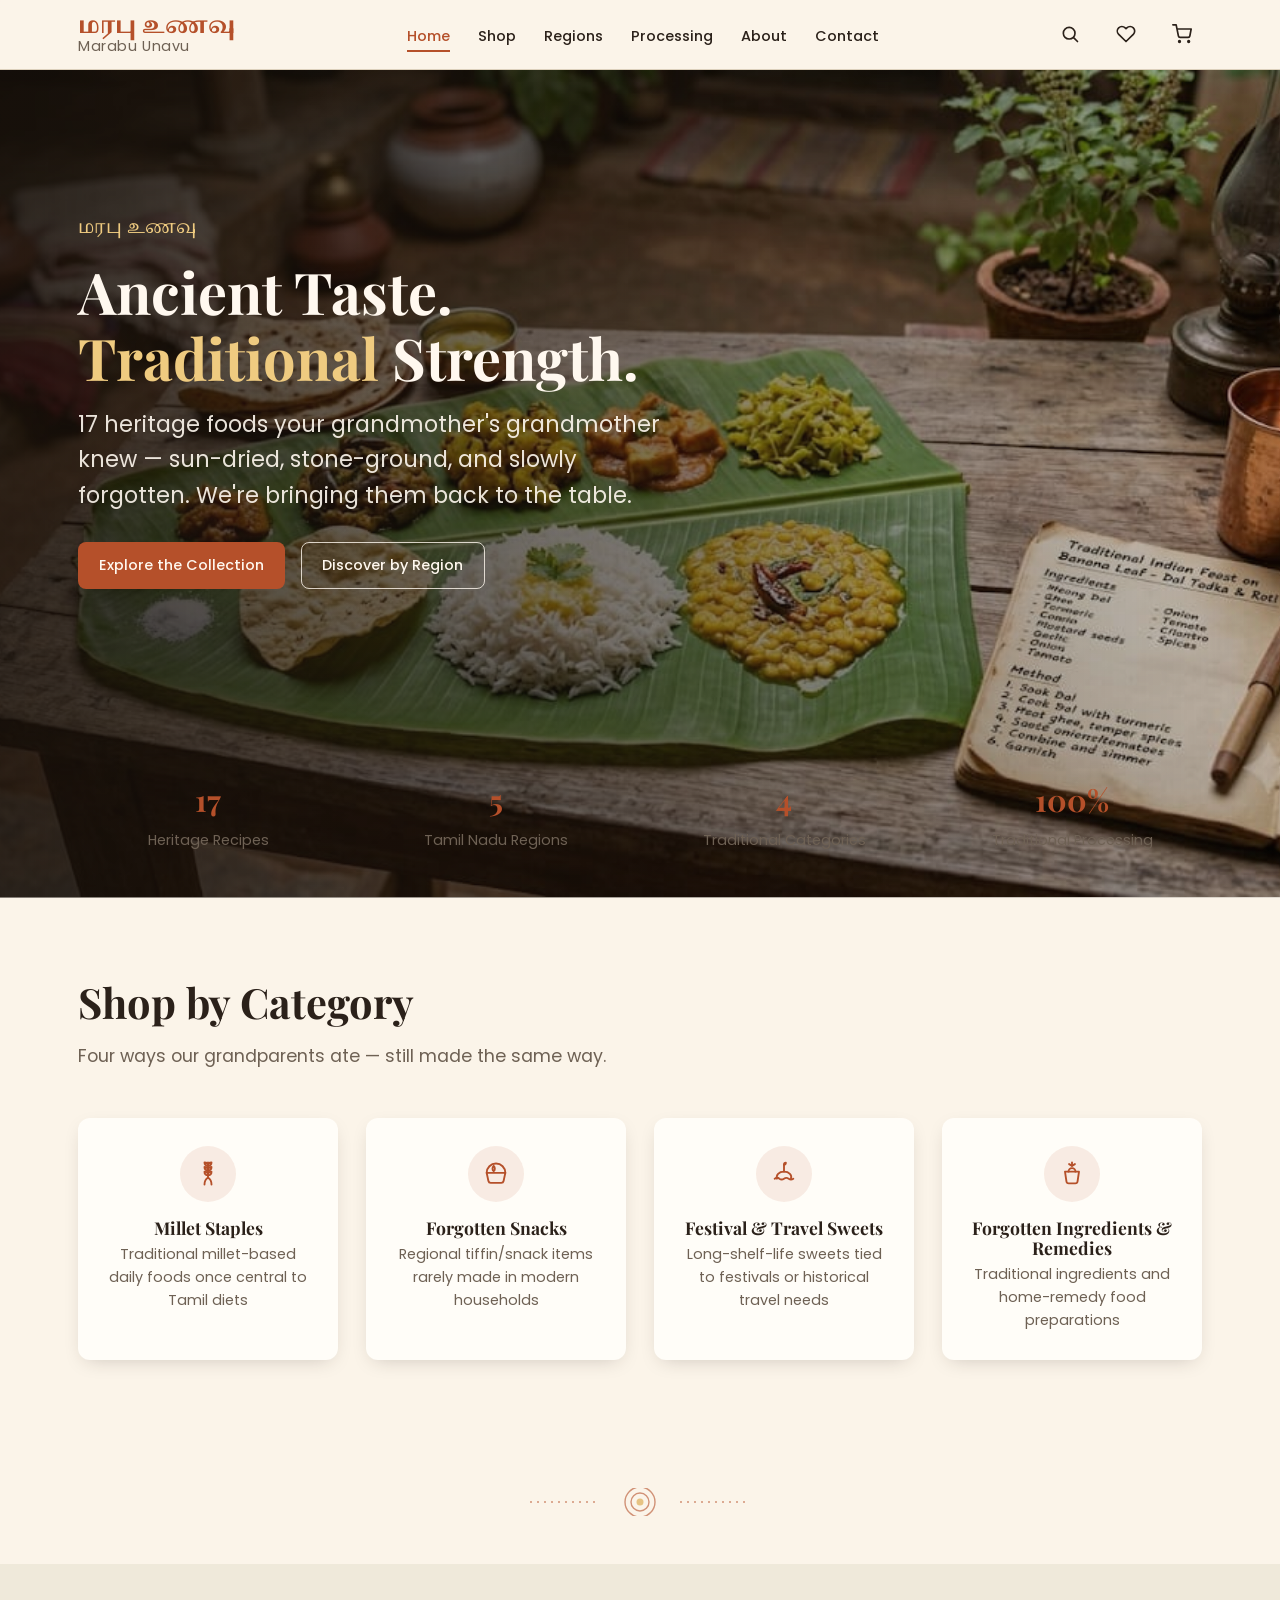
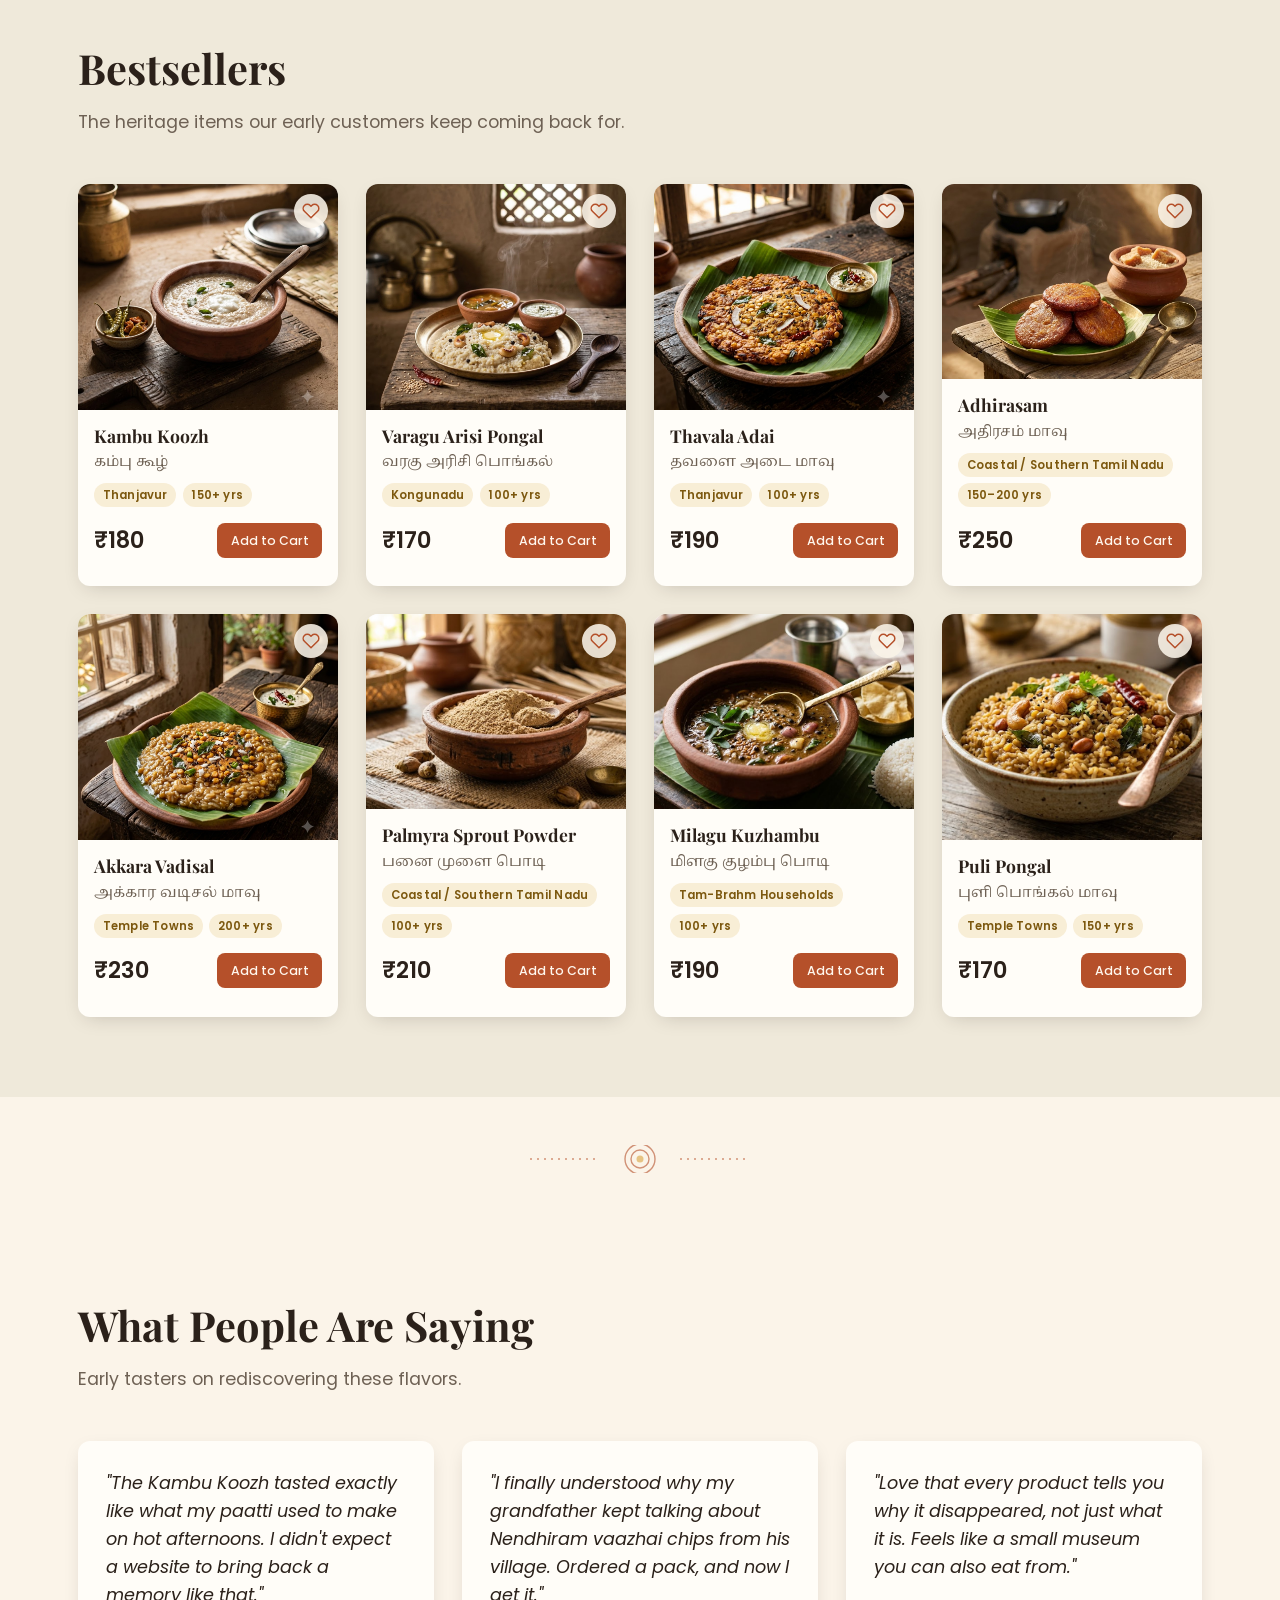
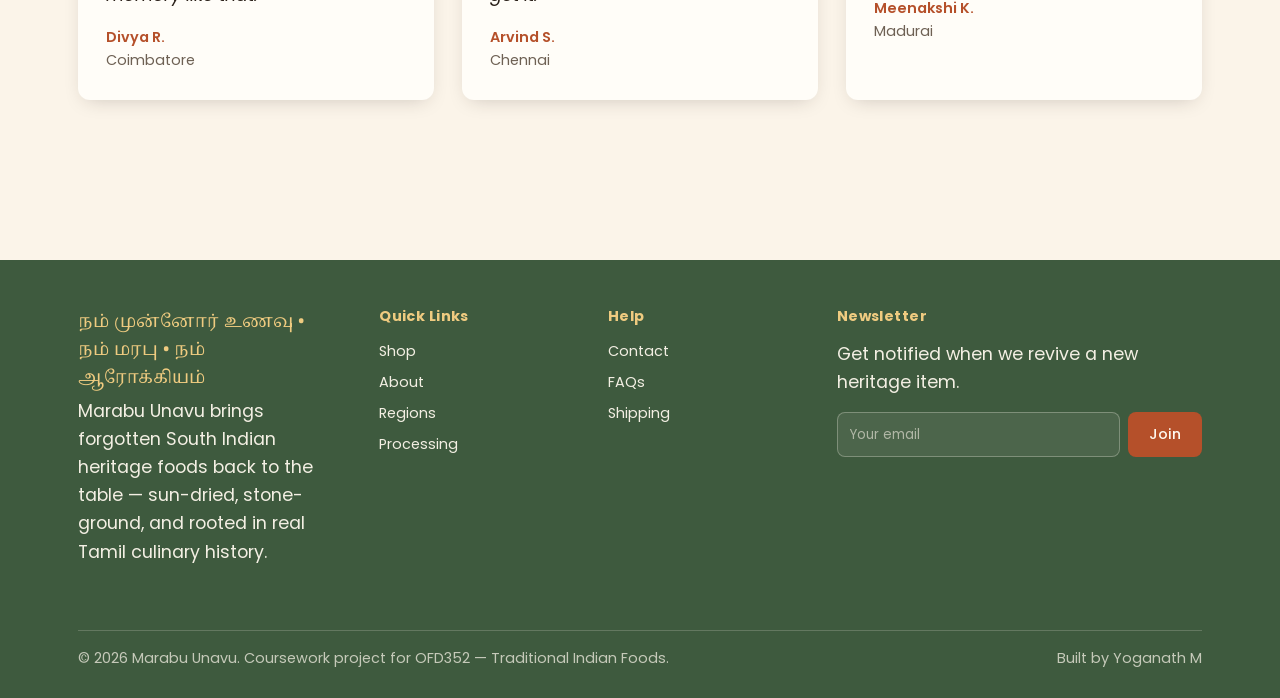
<file: index.html>
<!DOCTYPE html>
<html lang="en">
<head>
  <meta charset="UTF-8">
  <meta name="viewport" content="width=device-width, initial-scale=1.0">
  <title>Home · Marabu Unavu</title>
  <meta name="description" content="Marabu Unavu — 17 forgotten South Indian heritage foods, presented as a modern e-commerce experience.">
  <link rel="stylesheet" href="css/style.css">
  <link rel="stylesheet" href="css/components.css">
</head>
<body>
  <a class="skip-link" href="#main-content">Skip to main content</a>
  <header class="site-header">
    <nav class="nav-bar container" aria-label="Primary">
      <a href="index.html" class="brand">
        <span class="brand-tamil tamil">மரபு உணவு</span>
        <span class="brand-en">Marabu Unavu</span>
      </a>

      <button class="nav-toggle" data-nav-toggle aria-expanded="false" aria-controls="primary-nav" aria-label="Toggle menu">
        <svg viewBox="0 0 24 24" fill="none" stroke="currentColor" stroke-width="2" stroke-linecap="round"><line x1="3" y1="6" x2="21" y2="6"/><line x1="3" y1="12" x2="21" y2="12"/><line x1="3" y1="18" x2="21" y2="18"/></svg>
      </button>

      <ul class="nav-links" id="primary-nav" data-nav-links>
        <li><a href="index.html">Home</a></li>
        <li><a href="shop.html">Shop</a></li>
        <li><a href="regions.html">Regions</a></li>
        <li><a href="processing.html">Processing</a></li>
        <li><a href="about.html">About</a></li>
        <li><a href="contact.html">Contact</a></li>
      </ul>

      <div class="nav-actions">
        <a href="shop.html" class="icon-btn" aria-label="Search products">
          <svg viewBox="0 0 24 24" fill="none" stroke="currentColor" stroke-width="2" stroke-linecap="round"><circle cx="11" cy="11" r="7"/><line x1="21" y1="21" x2="16.65" y2="16.65"/></svg>
        </a>
        <a href="wishlist.html" class="icon-btn" aria-label="View wishlist">
          <svg viewBox="0 0 24 24" fill="none" stroke="currentColor" stroke-width="2" stroke-linecap="round" stroke-linejoin="round"><path d="M20.8 4.6a5.5 5.5 0 0 0-7.8 0L12 5.6l-1-1a5.5 5.5 0 0 0-7.8 7.8l1 1L12 21l7.8-7.6 1-1a5.5 5.5 0 0 0 0-7.8Z"/></svg>
          <span class="badge" data-wishlist-badge hidden>0</span>
        </a>
        <a href="cart.html" class="icon-btn" aria-label="View cart">
          <svg viewBox="0 0 24 24" fill="none" stroke="currentColor" stroke-width="2" stroke-linecap="round" stroke-linejoin="round"><circle cx="9" cy="21" r="1"/><circle cx="20" cy="21" r="1"/><path d="M1 1h4l2.7 13.4a2 2 0 0 0 2 1.6h9.7a2 2 0 0 0 2-1.6L23 6H6"/></svg>
          <span class="badge" data-cart-badge hidden>0</span>
        </a>
      </div>
    </nav>
  </header>

  <main id="main-content">

    <section class="hero">
      <div class="container hero-inner">
        <div>
          <span class="hero-eyebrow tamil">மரபு உணவு</span>
          <h1>Ancient Taste.<br><em>Traditional</em> Strength.</h1>
          <p class="lede">17 heritage foods your grandmother's grandmother knew — sun-dried, stone-ground, and slowly forgotten. We're bringing them back to the table.</p>
          <div class="hero-cta-group">
            <a href="shop.html" class="btn btn-primary">Explore the Collection</a>
            <a href="regions.html" class="btn btn-secondary">Discover by Region</a>
          </div>
        </div>
      </div>

      <div class="container trust-strip">
        <div class="trust-item"><strong>17</strong><span>Heritage Recipes</span></div>
        <div class="trust-item"><strong>5</strong><span>Tamil Nadu Regions</span></div>
        <div class="trust-item"><strong>4</strong><span>Traditional Categories</span></div>
        <div class="trust-item"><strong>100%</strong><span>Traditional Processing</span></div>
      </div>
    </section>

    <section class="section container">
      <div class="section-head">
        <h2>Shop by Category</h2>
        <p>Four ways our grandparents ate — still made the same way.</p>
      </div>
      <div class="category-grid" data-category-grid></div>
    </section>

    <div class="kolam-divider" aria-hidden="true">
      <svg width="220" height="28" viewBox="0 0 220 28" fill="none" stroke="var(--color-terracotta)" stroke-width="1.4">
        <line x1="0" y1="14" x2="70" y2="14" stroke-dasharray="2 5" />
        <circle cx="110" cy="14" r="9" />
        <circle cx="110" cy="14" r="3.5" fill="var(--color-gold)" stroke="none"/>
        <path d="M95 14 a15 15 0 0 1 30 0" />
        <path d="M95 14 a15 15 0 0 0 30 0" />
        <line x1="150" y1="14" x2="220" y2="14" stroke-dasharray="2 5" />
      </svg>
    </div>

    <section class="section section--alt">
      <div class="container">
        <div class="section-head">
          <h2>Bestsellers</h2>
          <p>The heritage items our early customers keep coming back for.</p>
        </div>
        <div class="product-grid" data-bestseller-grid></div>
      </div>
    </section>

    <div class="kolam-divider" aria-hidden="true">
      <svg width="220" height="28" viewBox="0 0 220 28" fill="none" stroke="var(--color-terracotta)" stroke-width="1.4">
        <line x1="0" y1="14" x2="70" y2="14" stroke-dasharray="2 5" />
        <circle cx="110" cy="14" r="9" />
        <circle cx="110" cy="14" r="3.5" fill="var(--color-gold)" stroke="none"/>
        <path d="M95 14 a15 15 0 0 1 30 0" />
        <path d="M95 14 a15 15 0 0 0 30 0" />
        <line x1="150" y1="14" x2="220" y2="14" stroke-dasharray="2 5" />
      </svg>
    </div>

    <section class="section container">
      <div class="section-head">
        <h2>What People Are Saying</h2>
        <p>Early tasters on rediscovering these flavors.</p>
      </div>
      <div class="testimonial-grid">
        <div class="testimonial-card">
          <p>"The Kambu Koozh tasted exactly like what my paatti used to make on hot afternoons. I didn't expect a website to bring back a memory like that."</p>
          <div class="testimonial-name">Divya R.</div>
          <div class="testimonial-loc">Coimbatore</div>
        </div>
        <div class="testimonial-card">
          <p>"I finally understood why my grandfather kept talking about Nendhiram vaazhai chips from his village. Ordered a pack, and now I get it."</p>
          <div class="testimonial-name">Arvind S.</div>
          <div class="testimonial-loc">Chennai</div>
        </div>
        <div class="testimonial-card">
          <p>"Love that every product tells you why it disappeared, not just what it is. Feels like a small museum you can also eat from."</p>
          <div class="testimonial-name">Meenakshi K.</div>
          <div class="testimonial-loc">Madurai</div>
        </div>
      </div>
    </section>

  </main>
  <footer class="site-footer">
    <div class="container">
      <div class="footer-grid">
        <div>
          <div class="footer-tagline-tamil tamil">நம் முன்னோர் உணவு • நம் மரபு • நம் ஆரோக்கியம்</div>
          <p>Marabu Unavu brings forgotten South Indian heritage foods back to the table — sun-dried, stone-ground, and rooted in real Tamil culinary history.</p>
        </div>
        <div>
          <h4>Quick Links</h4>
          <ul>
            <li><a href="shop.html">Shop</a></li>
            <li><a href="about.html">About</a></li>
            <li><a href="regions.html">Regions</a></li>
            <li><a href="processing.html">Processing</a></li>
          </ul>
        </div>
        <div>
          <h4>Help</h4>
          <ul>
            <li><a href="contact.html">Contact</a></li>
            <li><a href="contact.html">FAQs</a></li>
            <li><a href="contact.html">Shipping</a></li>
          </ul>
        </div>
        <div>
          <h4>Newsletter</h4>
          <p>Get notified when we revive a new heritage item.</p>
          <form class="newsletter-form" data-newsletter-form>
            <label class="visually-hidden" for="newsletter-email">Email address</label>
            <input type="email" id="newsletter-email" placeholder="Your email" required>
            <button type="submit" class="btn btn-primary">Join</button>
          </form>
        </div>
      </div>
      <div class="footer-bottom">
        <span>&copy; 2026 Marabu Unavu. Coursework project for OFD352 — Traditional Indian Foods.</span>
        <span>Built by Yoganath M</span>
      </div>
    </div>
  </footer>

  <script src="js/data.js"></script>
  <script src="js/render.js"></script>
  <script src="js/cart.js"></script>
  <script src="js/wishlist.js"></script>
  <script src="js/home.js"></script>
  <script src="js/main.js"></script>
</body>
</html>
</file>
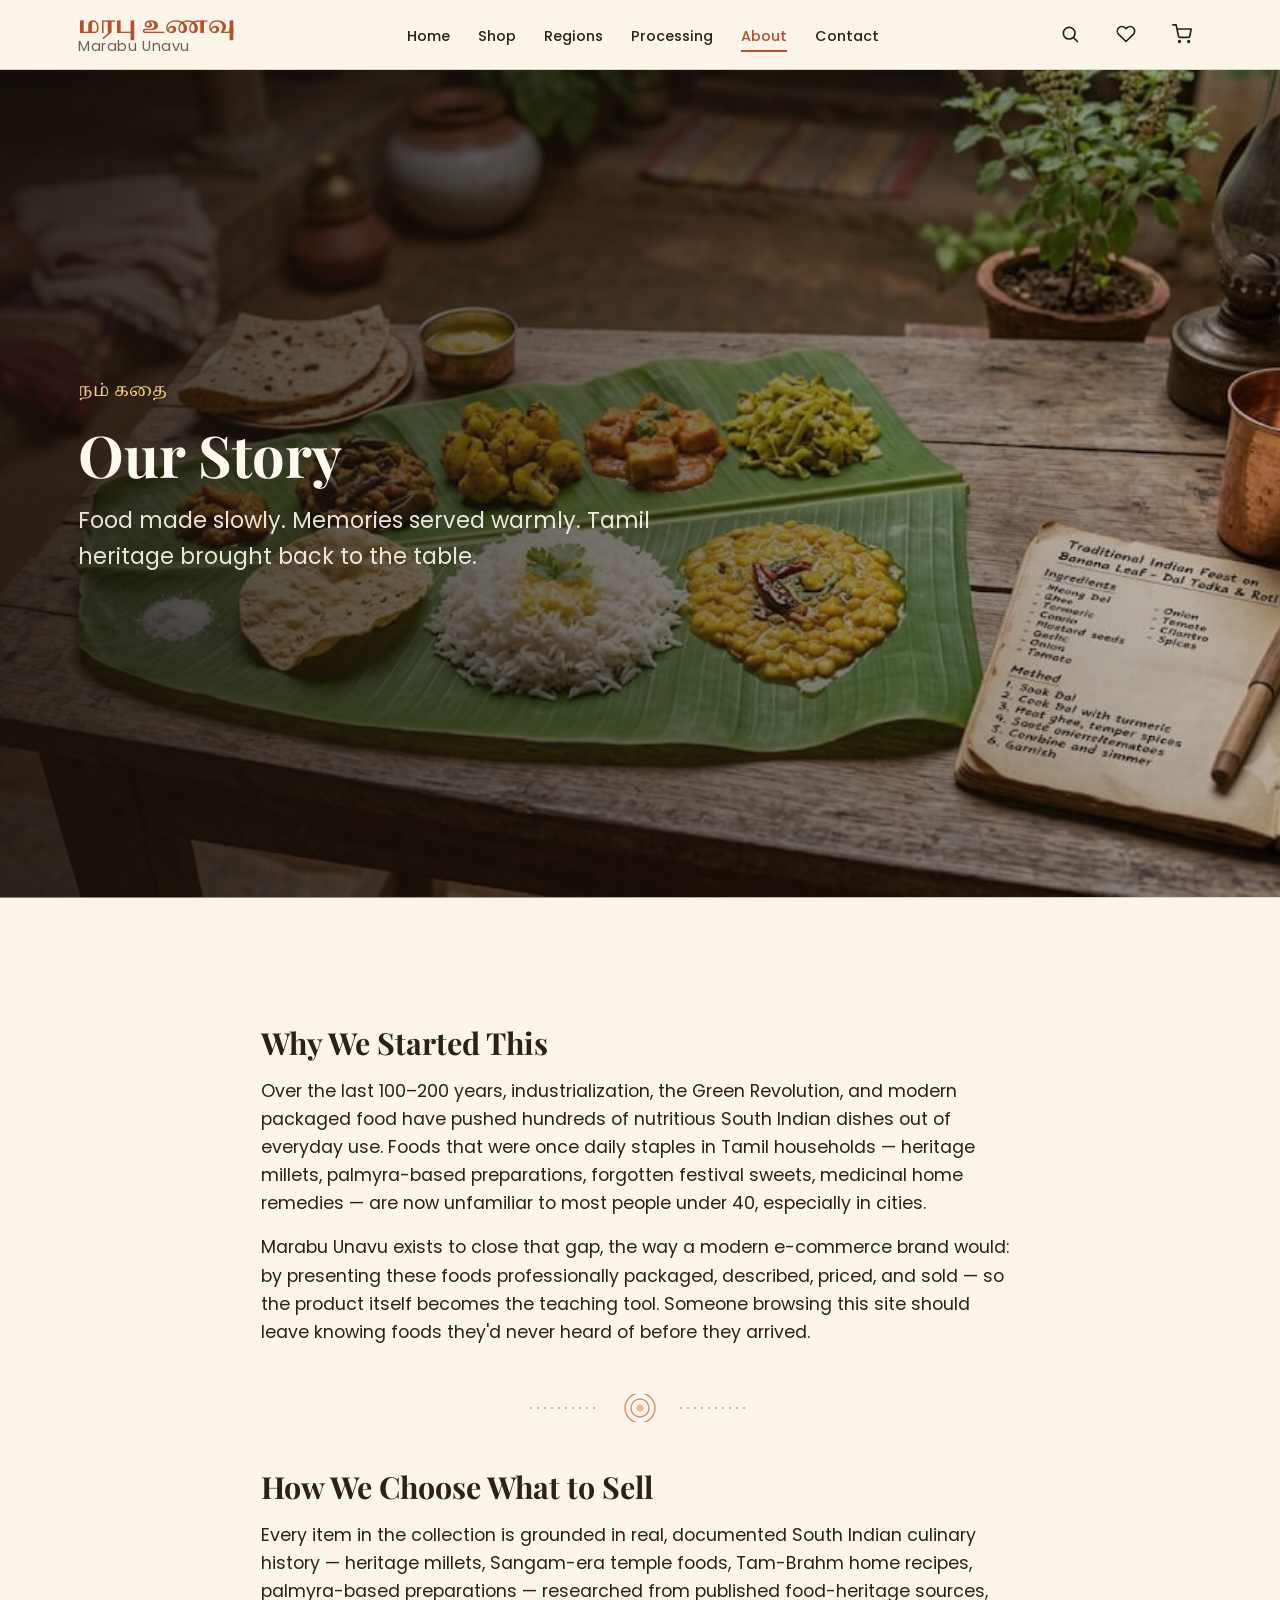
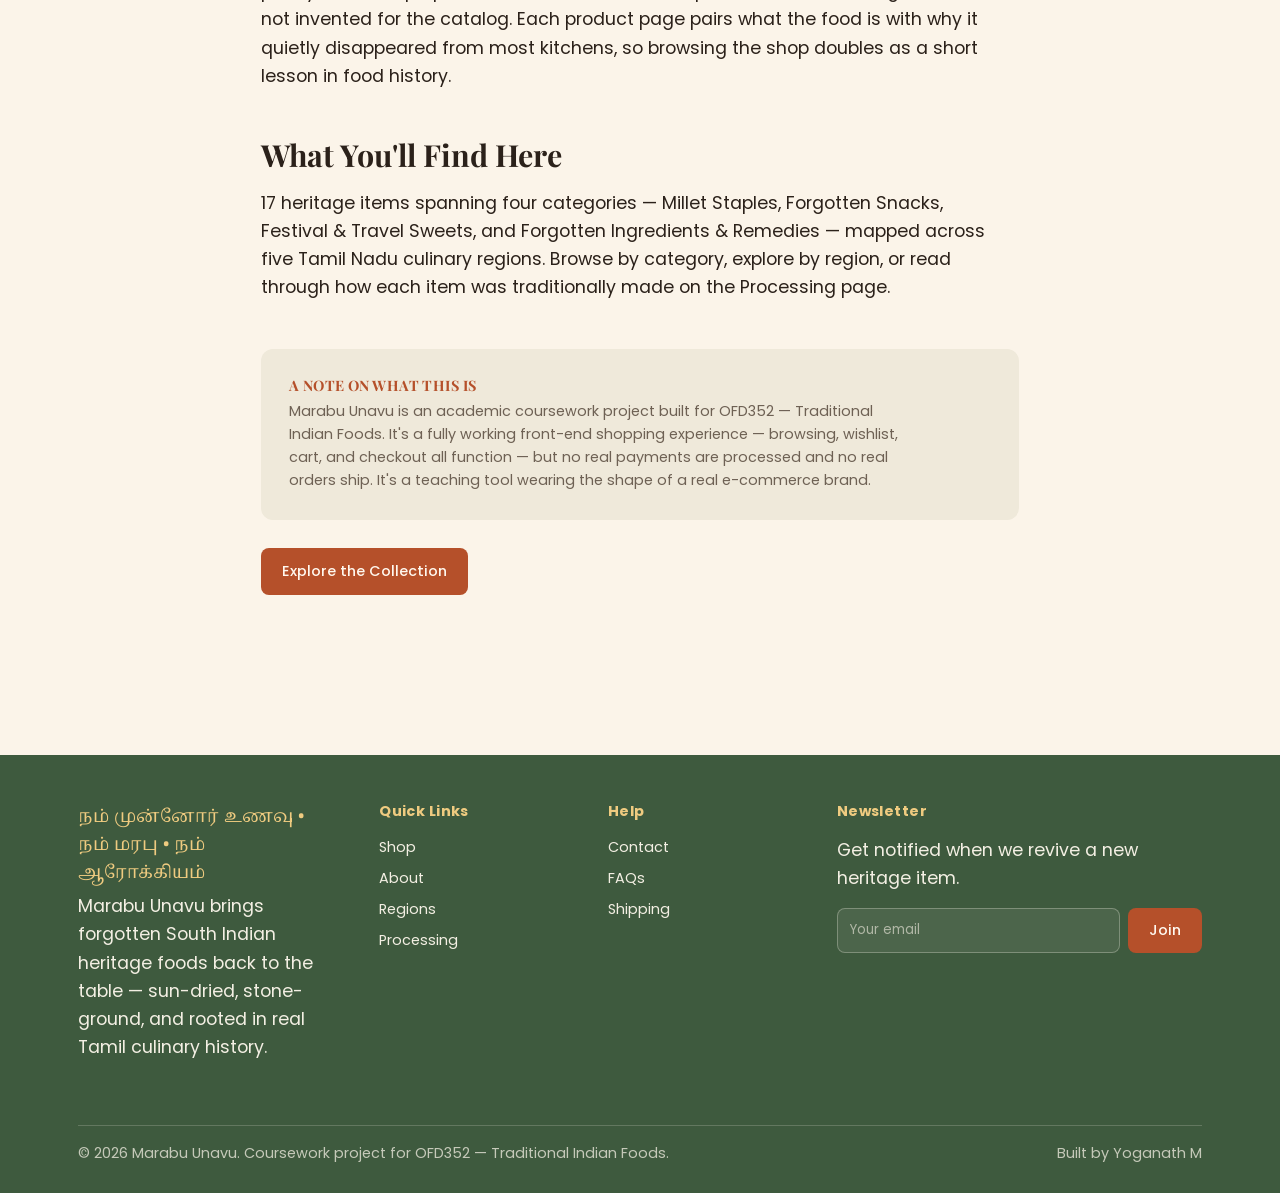
<file: about.html>
<!DOCTYPE html>
<html lang="en">
<head>
  <meta charset="UTF-8">
  <meta name="viewport" content="width=device-width, initial-scale=1.0">
  <title>About · Marabu Unavu</title>
  <meta name="description" content="Marabu Unavu — 17 forgotten South Indian heritage foods, presented as a modern e-commerce experience.">
  <link rel="stylesheet" href="css/style.css">
  <link rel="stylesheet" href="css/components.css">
</head>
<body>
  <a class="skip-link" href="#main-content">Skip to main content</a>
  <header class="site-header">
    <nav class="nav-bar container" aria-label="Primary">
      <a href="index.html" class="brand">
        <span class="brand-tamil tamil">மரபு உணவு</span>
        <span class="brand-en">Marabu Unavu</span>
      </a>

      <button class="nav-toggle" data-nav-toggle aria-expanded="false" aria-controls="primary-nav" aria-label="Toggle menu">
        <svg viewBox="0 0 24 24" fill="none" stroke="currentColor" stroke-width="2" stroke-linecap="round"><line x1="3" y1="6" x2="21" y2="6"/><line x1="3" y1="12" x2="21" y2="12"/><line x1="3" y1="18" x2="21" y2="18"/></svg>
      </button>

      <ul class="nav-links" id="primary-nav" data-nav-links>
        <li><a href="index.html">Home</a></li>
        <li><a href="shop.html">Shop</a></li>
        <li><a href="regions.html">Regions</a></li>
        <li><a href="processing.html">Processing</a></li>
        <li><a href="about.html">About</a></li>
        <li><a href="contact.html">Contact</a></li>
      </ul>

      <div class="nav-actions">
        <a href="shop.html" class="icon-btn" aria-label="Search products">
          <svg viewBox="0 0 24 24" fill="none" stroke="currentColor" stroke-width="2" stroke-linecap="round"><circle cx="11" cy="11" r="7"/><line x1="21" y1="21" x2="16.65" y2="16.65"/></svg>
        </a>
        <a href="wishlist.html" class="icon-btn" aria-label="View wishlist">
          <svg viewBox="0 0 24 24" fill="none" stroke="currentColor" stroke-width="2" stroke-linecap="round" stroke-linejoin="round"><path d="M20.8 4.6a5.5 5.5 0 0 0-7.8 0L12 5.6l-1-1a5.5 5.5 0 0 0-7.8 7.8l1 1L12 21l7.8-7.6 1-1a5.5 5.5 0 0 0 0-7.8Z"/></svg>
          <span class="badge" data-wishlist-badge hidden>0</span>
        </a>
        <a href="cart.html" class="icon-btn" aria-label="View cart">
          <svg viewBox="0 0 24 24" fill="none" stroke="currentColor" stroke-width="2" stroke-linecap="round" stroke-linejoin="round"><circle cx="9" cy="21" r="1"/><circle cx="20" cy="21" r="1"/><path d="M1 1h4l2.7 13.4a2 2 0 0 0 2 1.6h9.7a2 2 0 0 0 2-1.6L23 6H6"/></svg>
          <span class="badge" data-cart-badge hidden>0</span>
        </a>
      </div>
    </nav>
  </header>

  <main id="main-content">
    <section class="hero about-hero">
      <div class="container hero-inner">
        <div>
          <span class="hero-eyebrow tamil">நம் கதை</span>
          <h1>Our Story</h1>
          <p class="lede">Food made slowly. Memories served warmly. Tamil heritage brought back to the table.</p>
        </div>
      </div>
    </section>

    <section class="section container about-copy">
      <h2>Why We Started This</h2>
      <p>Over the last 100&ndash;200 years, industrialization, the Green Revolution, and modern packaged food have pushed hundreds of nutritious South Indian dishes out of everyday use. Foods that were once daily staples in Tamil households &mdash; heritage millets, palmyra-based preparations, forgotten festival sweets, medicinal home remedies &mdash; are now unfamiliar to most people under 40, especially in cities.</p>
      <p>Marabu Unavu exists to close that gap, the way a modern e-commerce brand would: by presenting these foods professionally packaged, described, priced, and sold &mdash; so the product itself becomes the teaching tool. Someone browsing this site should leave knowing foods they'd never heard of before they arrived.</p>

      <div class="kolam-divider" aria-hidden="true">
        <svg width="220" height="28" viewBox="0 0 220 28" fill="none" stroke="var(--color-terracotta)" stroke-width="1.4">
          <line x1="0" y1="14" x2="70" y2="14" stroke-dasharray="2 5" />
          <circle cx="110" cy="14" r="9" />
          <circle cx="110" cy="14" r="3.5" fill="var(--color-gold)" stroke="none"/>
          <path d="M95 14 a15 15 0 0 1 30 0" />
          <path d="M95 14 a15 15 0 0 0 30 0" />
          <line x1="150" y1="14" x2="220" y2="14" stroke-dasharray="2 5" />
        </svg>
      </div>

      <h2>How We Choose What to Sell</h2>
      <p>Every item in the collection is grounded in real, documented South Indian culinary history &mdash; heritage millets, Sangam-era temple foods, Tam-Brahm home recipes, palmyra-based preparations &mdash; researched from published food-heritage sources, not invented for the catalog. Each product page pairs what the food is with why it quietly disappeared from most kitchens, so browsing the shop doubles as a short lesson in food history.</p>

      <h2>What You'll Find Here</h2>
      <p>17 heritage items spanning four categories &mdash; Millet Staples, Forgotten Snacks, Festival &amp; Travel Sweets, and Forgotten Ingredients &amp; Remedies &mdash; mapped across five Tamil Nadu culinary regions. Browse by category, explore by region, or read through how each item was traditionally made on the Processing page.</p>

      <div class="about-note">
        <h4>A Note on What This Is</h4>
        <p>Marabu Unavu is an academic coursework project built for OFD352 &mdash; Traditional Indian Foods. It's a fully working front-end shopping experience &mdash; browsing, wishlist, cart, and checkout all function &mdash; but no real payments are processed and no real orders ship. It's a teaching tool wearing the shape of a real e-commerce brand.</p>
      </div>

      <a href="shop.html" class="btn btn-primary" style="margin-top: var(--space-md);">Explore the Collection</a>
    </section>
  </main>
  <footer class="site-footer">
    <div class="container">
      <div class="footer-grid">
        <div>
          <div class="footer-tagline-tamil tamil">நம் முன்னோர் உணவு • நம் மரபு • நம் ஆரோக்கியம்</div>
          <p>Marabu Unavu brings forgotten South Indian heritage foods back to the table — sun-dried, stone-ground, and rooted in real Tamil culinary history.</p>
        </div>
        <div>
          <h4>Quick Links</h4>
          <ul>
            <li><a href="shop.html">Shop</a></li>
            <li><a href="about.html">About</a></li>
            <li><a href="regions.html">Regions</a></li>
            <li><a href="processing.html">Processing</a></li>
          </ul>
        </div>
        <div>
          <h4>Help</h4>
          <ul>
            <li><a href="contact.html">Contact</a></li>
            <li><a href="contact.html">FAQs</a></li>
            <li><a href="contact.html">Shipping</a></li>
          </ul>
        </div>
        <div>
          <h4>Newsletter</h4>
          <p>Get notified when we revive a new heritage item.</p>
          <form class="newsletter-form" data-newsletter-form>
            <label class="visually-hidden" for="newsletter-email">Email address</label>
            <input type="email" id="newsletter-email" placeholder="Your email" required>
            <button type="submit" class="btn btn-primary">Join</button>
          </form>
        </div>
      </div>
      <div class="footer-bottom">
        <span>&copy; 2026 Marabu Unavu. Coursework project for OFD352 — Traditional Indian Foods.</span>
        <span>Built by Yoganath M</span>
      </div>
    </div>
  </footer>

  <script src="js/data.js"></script>
  <script src="js/render.js"></script>
  <script src="js/cart.js"></script>
  <script src="js/wishlist.js"></script>
  <script src="js/main.js"></script>
</body>
</html>
</file>
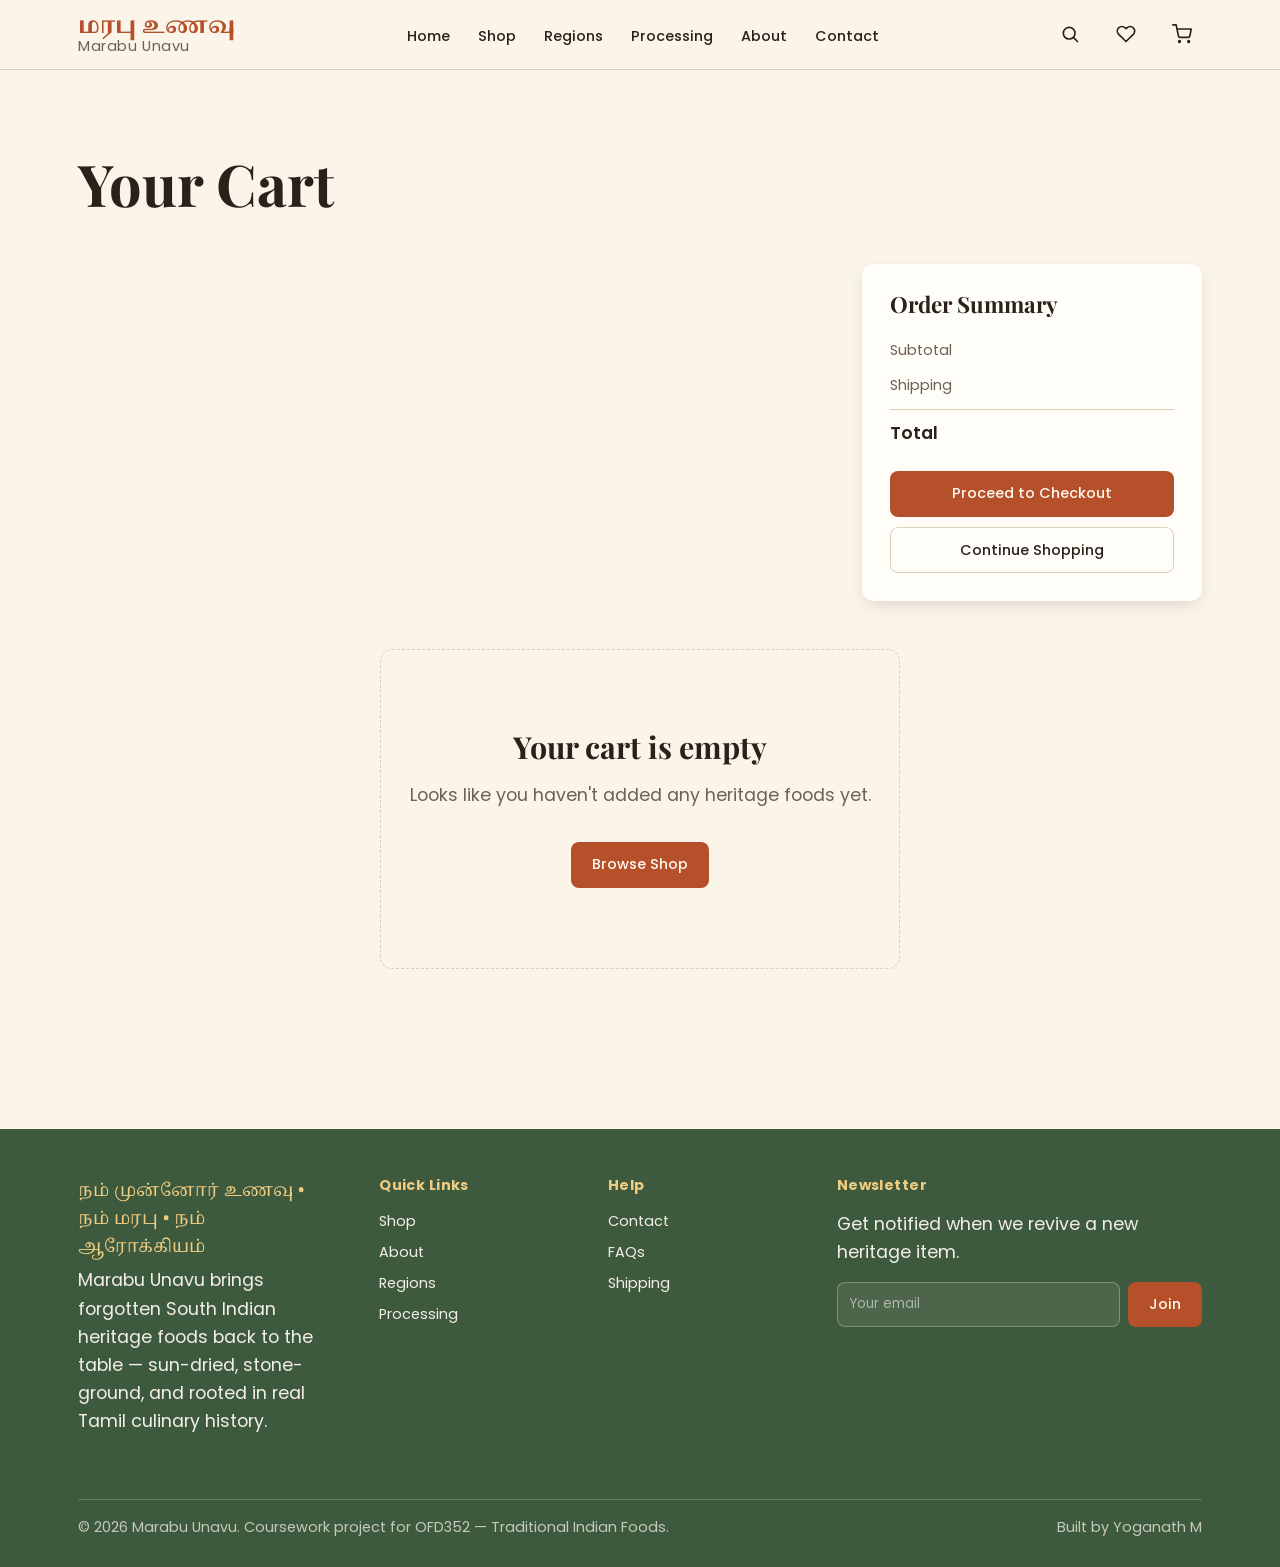
<file: cart.html>
<!DOCTYPE html>
<html lang="en">
<head>
  <meta charset="UTF-8">
  <meta name="viewport" content="width=device-width, initial-scale=1.0">
  <title>Cart · Marabu Unavu</title>
  <meta name="description" content="Marabu Unavu — 17 forgotten South Indian heritage foods, presented as a modern e-commerce experience.">
  <link rel="stylesheet" href="css/style.css">
  <link rel="stylesheet" href="css/components.css">
</head>
<body>
  <a class="skip-link" href="#main-content">Skip to main content</a>
  <header class="site-header">
    <nav class="nav-bar container" aria-label="Primary">
      <a href="index.html" class="brand">
        <span class="brand-tamil tamil">மரபு உணவு</span>
        <span class="brand-en">Marabu Unavu</span>
      </a>

      <button class="nav-toggle" data-nav-toggle aria-expanded="false" aria-controls="primary-nav" aria-label="Toggle menu">
        <svg viewBox="0 0 24 24" fill="none" stroke="currentColor" stroke-width="2" stroke-linecap="round"><line x1="3" y1="6" x2="21" y2="6"/><line x1="3" y1="12" x2="21" y2="12"/><line x1="3" y1="18" x2="21" y2="18"/></svg>
      </button>

      <ul class="nav-links" id="primary-nav" data-nav-links>
        <li><a href="index.html">Home</a></li>
        <li><a href="shop.html">Shop</a></li>
        <li><a href="regions.html">Regions</a></li>
        <li><a href="processing.html">Processing</a></li>
        <li><a href="about.html">About</a></li>
        <li><a href="contact.html">Contact</a></li>
      </ul>

      <div class="nav-actions">
        <a href="shop.html" class="icon-btn" aria-label="Search products">
          <svg viewBox="0 0 24 24" fill="none" stroke="currentColor" stroke-width="2" stroke-linecap="round"><circle cx="11" cy="11" r="7"/><line x1="21" y1="21" x2="16.65" y2="16.65"/></svg>
        </a>
        <a href="wishlist.html" class="icon-btn" aria-label="View wishlist">
          <svg viewBox="0 0 24 24" fill="none" stroke="currentColor" stroke-width="2" stroke-linecap="round" stroke-linejoin="round"><path d="M20.8 4.6a5.5 5.5 0 0 0-7.8 0L12 5.6l-1-1a5.5 5.5 0 0 0-7.8 7.8l1 1L12 21l7.8-7.6 1-1a5.5 5.5 0 0 0 0-7.8Z"/></svg>
          <span class="badge" data-wishlist-badge hidden>0</span>
        </a>
        <a href="cart.html" class="icon-btn" aria-label="View cart">
          <svg viewBox="0 0 24 24" fill="none" stroke="currentColor" stroke-width="2" stroke-linecap="round" stroke-linejoin="round"><circle cx="9" cy="21" r="1"/><circle cx="20" cy="21" r="1"/><path d="M1 1h4l2.7 13.4a2 2 0 0 0 2 1.6h9.7a2 2 0 0 0 2-1.6L23 6H6"/></svg>
          <span class="badge" data-cart-badge hidden>0</span>
        </a>
      </div>
    </nav>
  </header>

  <main id="main-content">
    <section class="section container">
      <div class="section-head">
        <h1>Your Cart</h1>
      </div>

      <div data-cart-page>
        <div class="cart-layout" data-cart-items-wrap hidden>
          <div class="cart-items" data-cart-items></div>

          <aside class="cart-summary">
            <h3>Order Summary</h3>
            <div class="summary-row"><span>Subtotal</span><span data-cart-subtotal></span></div>
            <div class="summary-row"><span>Shipping</span><span data-cart-shipping></span></div>
            <div class="summary-row summary-total"><span>Total</span><span data-cart-total></span></div>
            <p class="summary-note" data-cart-shipping-note></p>
            <a href="checkout.html" class="btn btn-primary btn-block" data-checkout-link>Proceed to Checkout</a>
            <a href="shop.html" class="btn btn-ghost btn-block">Continue Shopping</a>
          </aside>
        </div>

        <div class="empty-state" data-cart-empty hidden>
          <h3>Your cart is empty</h3>
          <p>Looks like you haven't added any heritage foods yet.</p>
          <a href="shop.html" class="btn btn-primary">Browse Shop</a>
        </div>
      </div>
    </section>
  </main>
  <footer class="site-footer">
    <div class="container">
      <div class="footer-grid">
        <div>
          <div class="footer-tagline-tamil tamil">நம் முன்னோர் உணவு • நம் மரபு • நம் ஆரோக்கியம்</div>
          <p>Marabu Unavu brings forgotten South Indian heritage foods back to the table — sun-dried, stone-ground, and rooted in real Tamil culinary history.</p>
        </div>
        <div>
          <h4>Quick Links</h4>
          <ul>
            <li><a href="shop.html">Shop</a></li>
            <li><a href="about.html">About</a></li>
            <li><a href="regions.html">Regions</a></li>
            <li><a href="processing.html">Processing</a></li>
          </ul>
        </div>
        <div>
          <h4>Help</h4>
          <ul>
            <li><a href="contact.html">Contact</a></li>
            <li><a href="contact.html">FAQs</a></li>
            <li><a href="contact.html">Shipping</a></li>
          </ul>
        </div>
        <div>
          <h4>Newsletter</h4>
          <p>Get notified when we revive a new heritage item.</p>
          <form class="newsletter-form" data-newsletter-form>
            <label class="visually-hidden" for="newsletter-email">Email address</label>
            <input type="email" id="newsletter-email" placeholder="Your email" required>
            <button type="submit" class="btn btn-primary">Join</button>
          </form>
        </div>
      </div>
      <div class="footer-bottom">
        <span>&copy; 2026 Marabu Unavu. Coursework project for OFD352 — Traditional Indian Foods.</span>
        <span>Built by Yoganath M</span>
      </div>
    </div>
  </footer>

  <script src="js/data.js"></script>
  <script src="js/render.js"></script>
  <script src="js/cart.js"></script>
  <script src="js/wishlist.js"></script>
  <script src="js/main.js"></script>
</body>
</html>
</file>
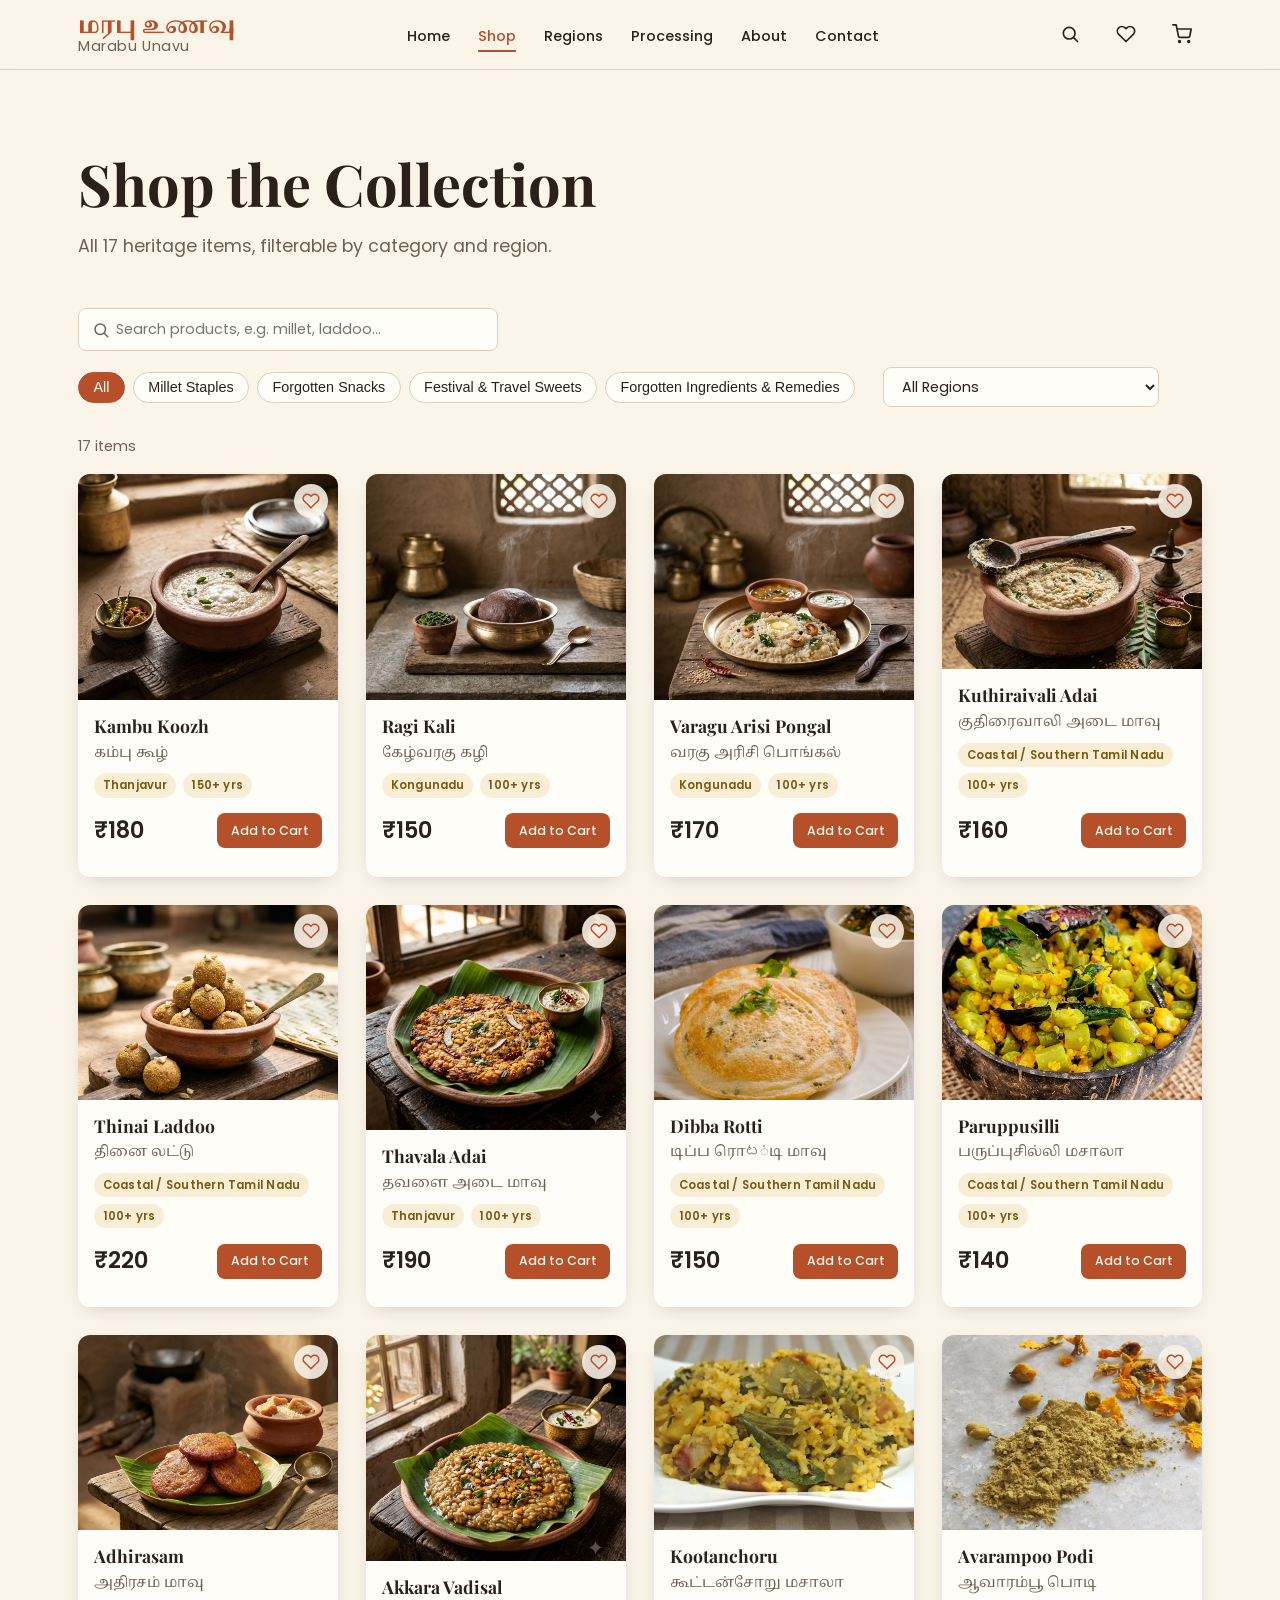
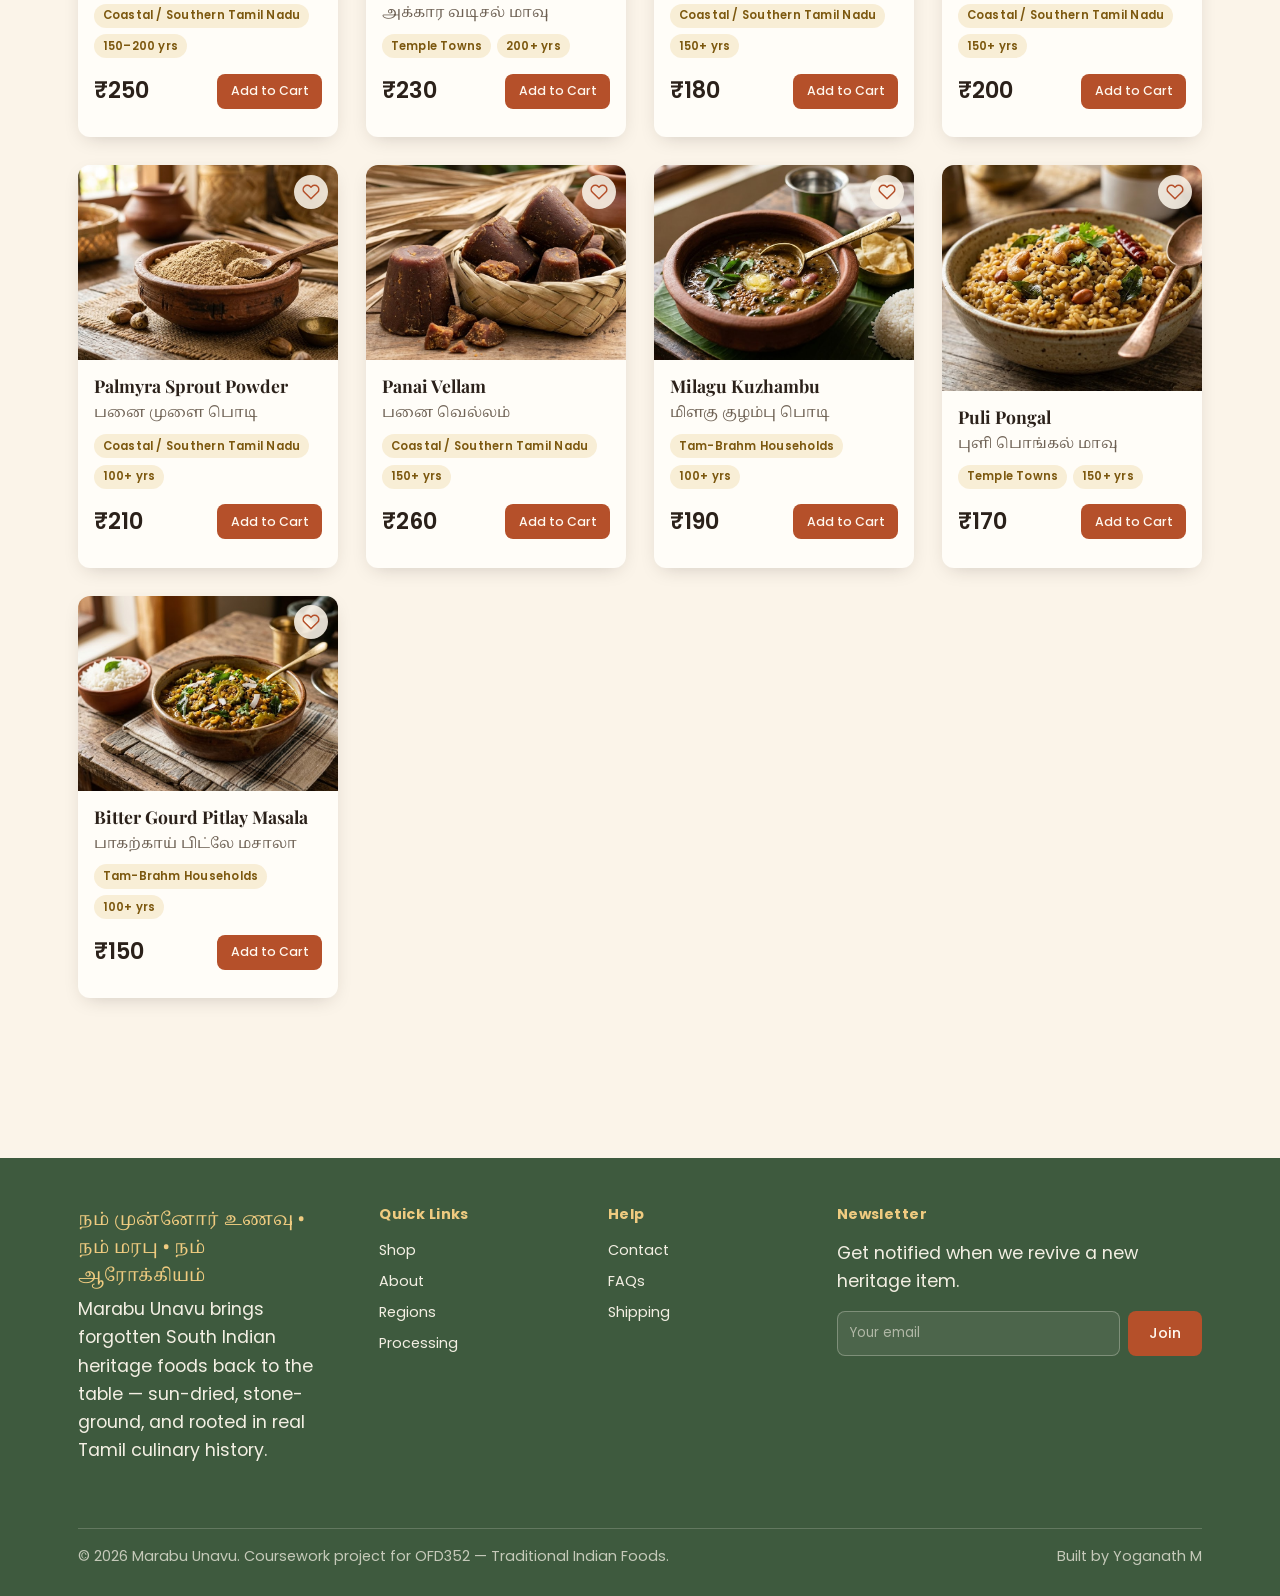
<file: checkout.html>
<!DOCTYPE html>
<html lang="en">
<head>
  <meta charset="UTF-8">
  <meta name="viewport" content="width=device-width, initial-scale=1.0">
  <title>Checkout · Marabu Unavu</title>
  <meta name="description" content="Marabu Unavu — 17 forgotten South Indian heritage foods, presented as a modern e-commerce experience.">
  <link rel="stylesheet" href="css/style.css">
  <link rel="stylesheet" href="css/components.css">
</head>
<body>
  <a class="skip-link" href="#main-content">Skip to main content</a>
  <header class="site-header">
    <nav class="nav-bar container" aria-label="Primary">
      <a href="index.html" class="brand">
        <span class="brand-tamil tamil">மரபு உணவு</span>
        <span class="brand-en">Marabu Unavu</span>
      </a>

      <button class="nav-toggle" data-nav-toggle aria-expanded="false" aria-controls="primary-nav" aria-label="Toggle menu">
        <svg viewBox="0 0 24 24" fill="none" stroke="currentColor" stroke-width="2" stroke-linecap="round"><line x1="3" y1="6" x2="21" y2="6"/><line x1="3" y1="12" x2="21" y2="12"/><line x1="3" y1="18" x2="21" y2="18"/></svg>
      </button>

      <ul class="nav-links" id="primary-nav" data-nav-links>
        <li><a href="index.html">Home</a></li>
        <li><a href="shop.html">Shop</a></li>
        <li><a href="regions.html">Regions</a></li>
        <li><a href="processing.html">Processing</a></li>
        <li><a href="about.html">About</a></li>
        <li><a href="contact.html">Contact</a></li>
      </ul>

      <div class="nav-actions">
        <a href="shop.html" class="icon-btn" aria-label="Search products">
          <svg viewBox="0 0 24 24" fill="none" stroke="currentColor" stroke-width="2" stroke-linecap="round"><circle cx="11" cy="11" r="7"/><line x1="21" y1="21" x2="16.65" y2="16.65"/></svg>
        </a>
        <a href="wishlist.html" class="icon-btn" aria-label="View wishlist">
          <svg viewBox="0 0 24 24" fill="none" stroke="currentColor" stroke-width="2" stroke-linecap="round" stroke-linejoin="round"><path d="M20.8 4.6a5.5 5.5 0 0 0-7.8 0L12 5.6l-1-1a5.5 5.5 0 0 0-7.8 7.8l1 1L12 21l7.8-7.6 1-1a5.5 5.5 0 0 0 0-7.8Z"/></svg>
          <span class="badge" data-wishlist-badge hidden>0</span>
        </a>
        <a href="cart.html" class="icon-btn" aria-label="View cart">
          <svg viewBox="0 0 24 24" fill="none" stroke="currentColor" stroke-width="2" stroke-linecap="round" stroke-linejoin="round"><circle cx="9" cy="21" r="1"/><circle cx="20" cy="21" r="1"/><path d="M1 1h4l2.7 13.4a2 2 0 0 0 2 1.6h9.7a2 2 0 0 0 2-1.6L23 6H6"/></svg>
          <span class="badge" data-cart-badge hidden>0</span>
        </a>
      </div>
    </nav>
  </header>

  <main id="main-content">
    <section class="section container" data-checkout-page>
      <div class="section-head">
        <h1>Checkout</h1>
      </div>

      <div class="checkout-layout">
        <form class="checkout-form" novalidate data-checkout-form>

          <fieldset class="checkout-section">
            <legend>A. Delivery Details</legend>

            <div class="form-field">
              <label for="cf-name">Full Name</label>
              <input type="text" id="cf-name" name="name" autocomplete="name" required>
              <span class="field-error" data-error-for="name"></span>
            </div>

            <div class="form-field">
              <label for="cf-phone">Phone Number</label>
              <input type="tel" id="cf-phone" name="phone" autocomplete="tel" placeholder="10-digit mobile number" required>
              <span class="field-error" data-error-for="phone"></span>
            </div>

            <div class="form-field">
              <label for="cf-address">Address</label>
              <textarea id="cf-address" name="address" rows="2" autocomplete="street-address" required></textarea>
              <span class="field-error" data-error-for="address"></span>
            </div>

            <div class="form-row">
              <div class="form-field">
                <label for="cf-city">City</label>
                <input type="text" id="cf-city" name="city" autocomplete="address-level2" required>
                <span class="field-error" data-error-for="city"></span>
              </div>
              <div class="form-field">
                <label for="cf-state">State</label>
                <input type="text" id="cf-state" name="state" autocomplete="address-level1" required>
                <span class="field-error" data-error-for="state"></span>
              </div>
              <div class="form-field">
                <label for="cf-pincode">PIN Code</label>
                <input type="text" id="cf-pincode" name="pincode" inputmode="numeric" placeholder="6-digit PIN" autocomplete="postal-code" required>
                <span class="field-error" data-error-for="pincode"></span>
              </div>
            </div>
          </fieldset>

          <fieldset class="checkout-section">
            <legend>B. Payment Method</legend>
            <div class="payment-options" role="radiogroup" aria-label="Payment method">
              <label class="payment-option">
                <input type="radio" name="payment" value="UPI">
                <span class="payment-option-label">
                  <strong>UPI</strong>
                  <small>Pay via any UPI app</small>
                </span>
              </label>
              <label class="payment-option">
                <input type="radio" name="payment" value="Card">
                <span class="payment-option-label">
                  <strong>Card</strong>
                  <small>Credit or Debit card</small>
                </span>
              </label>
              <label class="payment-option">
                <input type="radio" name="payment" value="COD">
                <span class="payment-option-label">
                  <strong>Cash on Delivery</strong>
                  <small>Pay when it arrives</small>
                </span>
              </label>
            </div>
            <span class="field-error" data-error-for="payment"></span>
            <p class="checkout-disclaimer">This is a coursework demo — no real payment is processed regardless of the method selected.</p>
          </fieldset>

          <button type="submit" class="btn btn-primary btn-block" data-place-order>Place Order</button>
        </form>

        <aside class="checkout-summary" data-checkout-summary>
          <h3>C. Order Summary</h3>
          <div class="checkout-summary-items" data-checkout-summary-items></div>
          <div class="summary-row"><span>Subtotal</span><span data-summary-subtotal></span></div>
          <div class="summary-row"><span>Shipping</span><span data-summary-shipping></span></div>
          <div class="summary-row summary-total"><span>Total</span><span data-summary-total></span></div>
        </aside>
      </div>
    </section>
  </main>
  <footer class="site-footer">
    <div class="container">
      <div class="footer-grid">
        <div>
          <div class="footer-tagline-tamil tamil">நம் முன்னோர் உணவு • நம் மரபு • நம் ஆரோக்கியம்</div>
          <p>Marabu Unavu brings forgotten South Indian heritage foods back to the table — sun-dried, stone-ground, and rooted in real Tamil culinary history.</p>
        </div>
        <div>
          <h4>Quick Links</h4>
          <ul>
            <li><a href="shop.html">Shop</a></li>
            <li><a href="about.html">About</a></li>
            <li><a href="regions.html">Regions</a></li>
            <li><a href="processing.html">Processing</a></li>
          </ul>
        </div>
        <div>
          <h4>Help</h4>
          <ul>
            <li><a href="contact.html">Contact</a></li>
            <li><a href="contact.html">FAQs</a></li>
            <li><a href="contact.html">Shipping</a></li>
          </ul>
        </div>
        <div>
          <h4>Newsletter</h4>
          <p>Get notified when we revive a new heritage item.</p>
          <form class="newsletter-form" data-newsletter-form>
            <label class="visually-hidden" for="newsletter-email">Email address</label>
            <input type="email" id="newsletter-email" placeholder="Your email" required>
            <button type="submit" class="btn btn-primary">Join</button>
          </form>
        </div>
      </div>
      <div class="footer-bottom">
        <span>&copy; 2026 Marabu Unavu. Coursework project for OFD352 — Traditional Indian Foods.</span>
        <span>Built by Yoganath M</span>
      </div>
    </div>
  </footer>

  <script src="js/data.js"></script>
  <script src="js/render.js"></script>
  <script src="js/cart.js"></script>
  <script src="js/wishlist.js"></script>
  <script src="js/checkout.js"></script>
  <script src="js/main.js"></script>
</body>
</html>
</file>
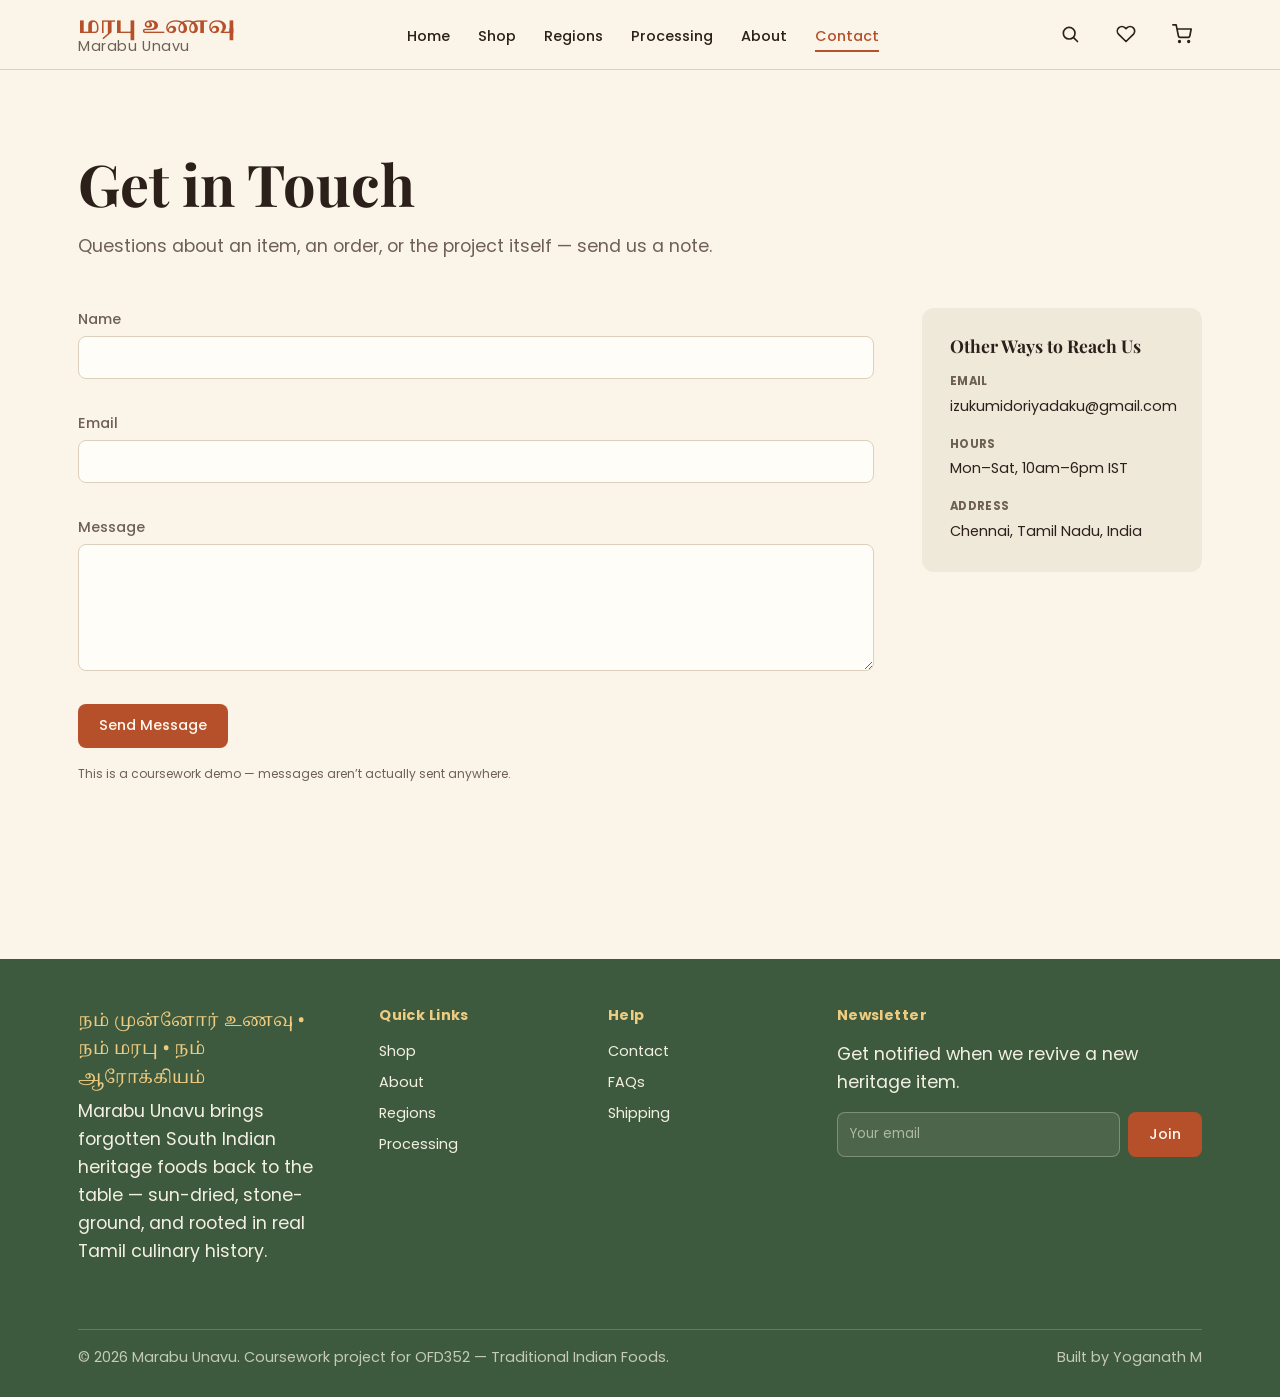
<file: contact.html>
<!DOCTYPE html>
<html lang="en">
<head>
  <meta charset="UTF-8">
  <meta name="viewport" content="width=device-width, initial-scale=1.0">
  <title>Contact · Marabu Unavu</title>
  <meta name="description" content="Marabu Unavu — 17 forgotten South Indian heritage foods, presented as a modern e-commerce experience.">
  <link rel="stylesheet" href="css/style.css">
  <link rel="stylesheet" href="css/components.css">
</head>
<body>
  <a class="skip-link" href="#main-content">Skip to main content</a>
  <header class="site-header">
    <nav class="nav-bar container" aria-label="Primary">
      <a href="index.html" class="brand">
        <span class="brand-tamil tamil">மரபு உணவு</span>
        <span class="brand-en">Marabu Unavu</span>
      </a>

      <button class="nav-toggle" data-nav-toggle aria-expanded="false" aria-controls="primary-nav" aria-label="Toggle menu">
        <svg viewBox="0 0 24 24" fill="none" stroke="currentColor" stroke-width="2" stroke-linecap="round"><line x1="3" y1="6" x2="21" y2="6"/><line x1="3" y1="12" x2="21" y2="12"/><line x1="3" y1="18" x2="21" y2="18"/></svg>
      </button>

      <ul class="nav-links" id="primary-nav" data-nav-links>
        <li><a href="index.html">Home</a></li>
        <li><a href="shop.html">Shop</a></li>
        <li><a href="regions.html">Regions</a></li>
        <li><a href="processing.html">Processing</a></li>
        <li><a href="about.html">About</a></li>
        <li><a href="contact.html">Contact</a></li>
      </ul>

      <div class="nav-actions">
        <a href="shop.html" class="icon-btn" aria-label="Search products">
          <svg viewBox="0 0 24 24" fill="none" stroke="currentColor" stroke-width="2" stroke-linecap="round"><circle cx="11" cy="11" r="7"/><line x1="21" y1="21" x2="16.65" y2="16.65"/></svg>
        </a>
        <a href="wishlist.html" class="icon-btn" aria-label="View wishlist">
          <svg viewBox="0 0 24 24" fill="none" stroke="currentColor" stroke-width="2" stroke-linecap="round" stroke-linejoin="round"><path d="M20.8 4.6a5.5 5.5 0 0 0-7.8 0L12 5.6l-1-1a5.5 5.5 0 0 0-7.8 7.8l1 1L12 21l7.8-7.6 1-1a5.5 5.5 0 0 0 0-7.8Z"/></svg>
          <span class="badge" data-wishlist-badge hidden>0</span>
        </a>
        <a href="cart.html" class="icon-btn" aria-label="View cart">
          <svg viewBox="0 0 24 24" fill="none" stroke="currentColor" stroke-width="2" stroke-linecap="round" stroke-linejoin="round"><circle cx="9" cy="21" r="1"/><circle cx="20" cy="21" r="1"/><path d="M1 1h4l2.7 13.4a2 2 0 0 0 2 1.6h9.7a2 2 0 0 0 2-1.6L23 6H6"/></svg>
          <span class="badge" data-cart-badge hidden>0</span>
        </a>
      </div>
    </nav>
  </header>

  <main id="main-content">
    <section class="section container">
      <div class="section-head">
        <h1>Get in Touch</h1>
        <p>Questions about an item, an order, or the project itself &mdash; send us a note.</p>
      </div>

      <div class="contact-layout">
        <div data-contact-form-wrap>
          <form class="checkout-form" novalidate data-contact-form>
            <div class="form-field">
              <label for="ct-name">Name</label>
              <input type="text" id="ct-name" name="name" autocomplete="name" required>
              <span class="field-error" data-error-for="name"></span>
            </div>
            <div class="form-field">
              <label for="ct-email">Email</label>
              <input type="email" id="ct-email" name="email" autocomplete="email" required>
              <span class="field-error" data-error-for="email"></span>
            </div>
            <div class="form-field">
              <label for="ct-message">Message</label>
              <textarea id="ct-message" name="message" rows="5" required></textarea>
              <span class="field-error" data-error-for="message"></span>
            </div>
            <button type="submit" class="btn btn-primary">Send Message</button>
            <p class="checkout-disclaimer">This is a coursework demo &mdash; messages aren&rsquo;t actually sent anywhere.</p>
          </form>
        </div>

        <div class="contact-success" data-contact-success hidden>
          <div class="confirmation-icon" aria-hidden="true">
            <svg viewBox="0 0 24 24" fill="none" stroke="currentColor" stroke-width="2" stroke-linecap="round" stroke-linejoin="round"><circle cx="12" cy="12" r="10"/><path d="M8 12.5l2.5 2.5L16 9"/></svg>
          </div>
          <h2>Message Received!</h2>
          <p>Thanks for reaching out<span data-contact-success-name></span> &mdash; we&rsquo;ll get back to you soon. (In this demo, nothing is actually sent &mdash; see the README.)</p>
          <button type="button" class="btn btn-secondary" data-contact-reset>Send Another Message</button>
        </div>

        <aside class="contact-info">
          <h3>Other Ways to Reach Us</h3>
          <ul class="contact-info-list">
            <li>
              <strong>Email</strong>
              <span>izukumidoriyadaku@gmail.com</span>
            </li>
            <li>
              <strong>Hours</strong>
              <span>Mon&ndash;Sat, 10am&ndash;6pm IST</span>
            </li>
            <li>
              <strong>Address</strong>
              <span>Chennai, Tamil Nadu, India</span>
          </ul>
        </aside>
      </div>
    </section>
  </main>
  <footer class="site-footer">
    <div class="container">
      <div class="footer-grid">
        <div>
          <div class="footer-tagline-tamil tamil">நம் முன்னோர் உணவு • நம் மரபு • நம் ஆரோக்கியம்</div>
          <p>Marabu Unavu brings forgotten South Indian heritage foods back to the table — sun-dried, stone-ground, and rooted in real Tamil culinary history.</p>
        </div>
        <div>
          <h4>Quick Links</h4>
          <ul>
            <li><a href="shop.html">Shop</a></li>
            <li><a href="about.html">About</a></li>
            <li><a href="regions.html">Regions</a></li>
            <li><a href="processing.html">Processing</a></li>
          </ul>
        </div>
        <div>
          <h4>Help</h4>
          <ul>
            <li><a href="contact.html">Contact</a></li>
            <li><a href="contact.html">FAQs</a></li>
            <li><a href="contact.html">Shipping</a></li>
          </ul>
        </div>
        <div>
          <h4>Newsletter</h4>
          <p>Get notified when we revive a new heritage item.</p>
          <form class="newsletter-form" data-newsletter-form>
            <label class="visually-hidden" for="newsletter-email">Email address</label>
            <input type="email" id="newsletter-email" placeholder="Your email" required>
            <button type="submit" class="btn btn-primary">Join</button>
          </form>
        </div>
      </div>
      <div class="footer-bottom">
        <span>&copy; 2026 Marabu Unavu. Coursework project for OFD352 — Traditional Indian Foods.</span>
        <span>Built by Yoganath M</span>
      </div>
    </div>
  </footer>

  <script src="js/data.js"></script>
  <script src="js/render.js"></script>
  <script src="js/cart.js"></script>
  <script src="js/wishlist.js"></script>
  <script src="js/contact.js"></script>
  <script src="js/main.js"></script>
</body>
</html>
</file>
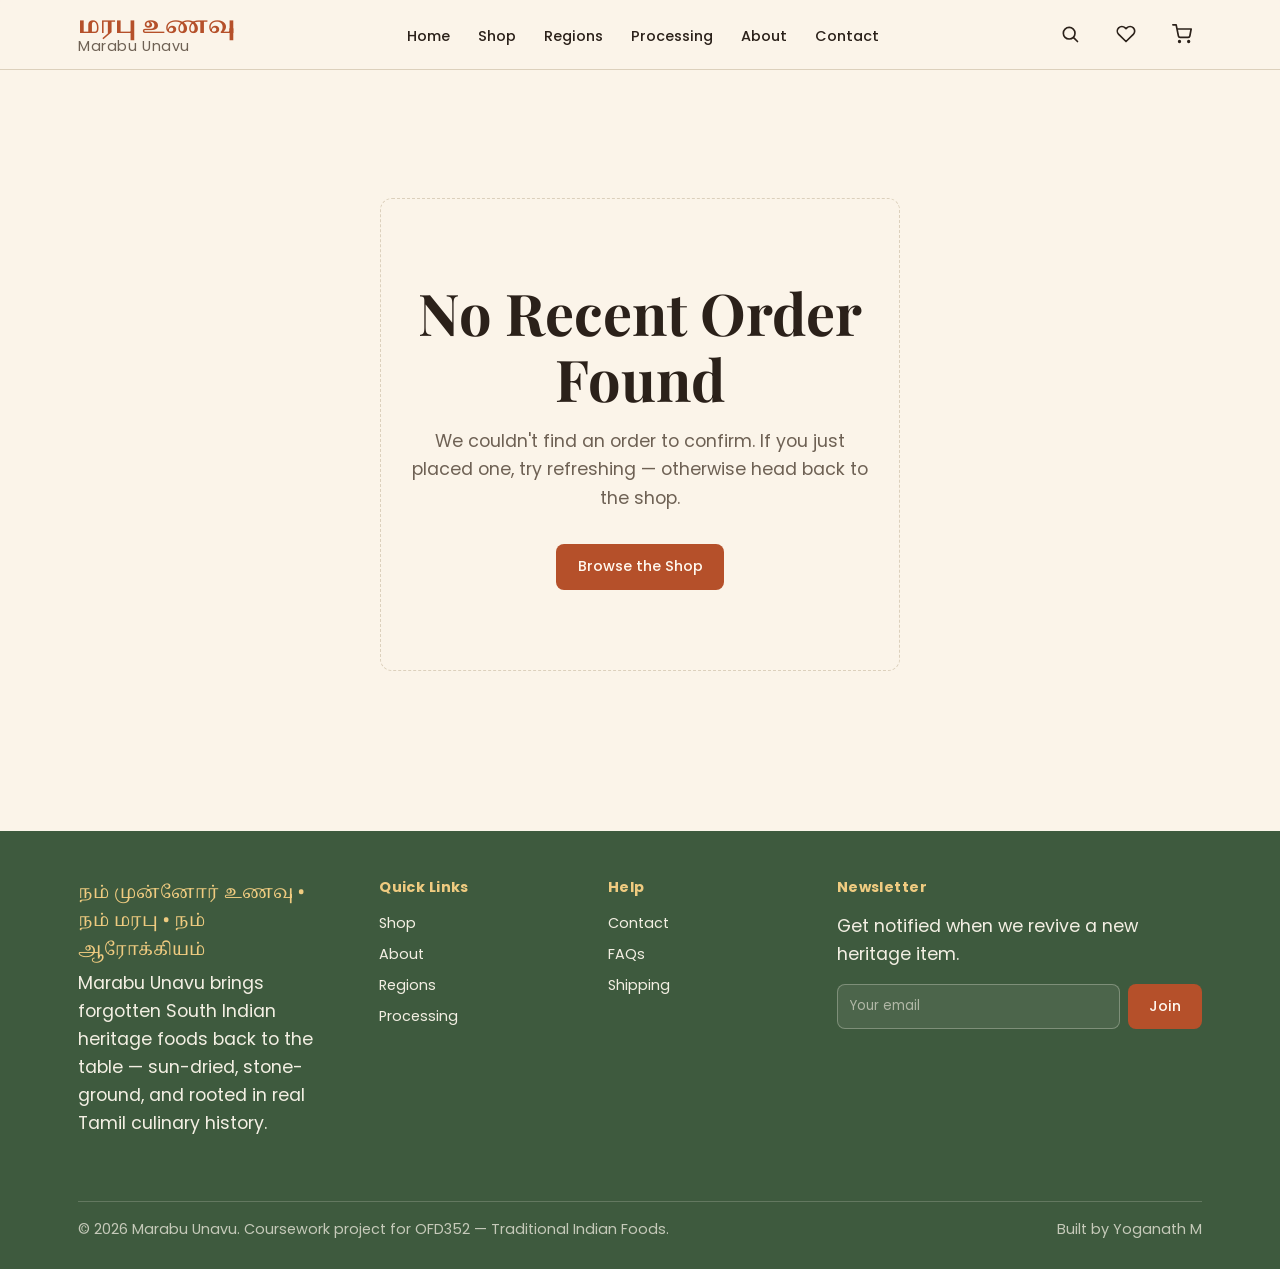
<file: order-confirmation.html>
<!DOCTYPE html>
<html lang="en">
<head>
  <meta charset="UTF-8">
  <meta name="viewport" content="width=device-width, initial-scale=1.0">
  <title>Order Confirmation · Marabu Unavu</title>
  <meta name="description" content="Marabu Unavu — 17 forgotten South Indian heritage foods, presented as a modern e-commerce experience.">
  <link rel="stylesheet" href="css/style.css">
  <link rel="stylesheet" href="css/components.css">
</head>
<body>
  <a class="skip-link" href="#main-content">Skip to main content</a>
  <header class="site-header">
    <nav class="nav-bar container" aria-label="Primary">
      <a href="index.html" class="brand">
        <span class="brand-tamil tamil">மரபு உணவு</span>
        <span class="brand-en">Marabu Unavu</span>
      </a>

      <button class="nav-toggle" data-nav-toggle aria-expanded="false" aria-controls="primary-nav" aria-label="Toggle menu">
        <svg viewBox="0 0 24 24" fill="none" stroke="currentColor" stroke-width="2" stroke-linecap="round"><line x1="3" y1="6" x2="21" y2="6"/><line x1="3" y1="12" x2="21" y2="12"/><line x1="3" y1="18" x2="21" y2="18"/></svg>
      </button>

      <ul class="nav-links" id="primary-nav" data-nav-links>
        <li><a href="index.html">Home</a></li>
        <li><a href="shop.html">Shop</a></li>
        <li><a href="regions.html">Regions</a></li>
        <li><a href="processing.html">Processing</a></li>
        <li><a href="about.html">About</a></li>
        <li><a href="contact.html">Contact</a></li>
      </ul>

      <div class="nav-actions">
        <a href="shop.html" class="icon-btn" aria-label="Search products">
          <svg viewBox="0 0 24 24" fill="none" stroke="currentColor" stroke-width="2" stroke-linecap="round"><circle cx="11" cy="11" r="7"/><line x1="21" y1="21" x2="16.65" y2="16.65"/></svg>
        </a>
        <a href="wishlist.html" class="icon-btn" aria-label="View wishlist">
          <svg viewBox="0 0 24 24" fill="none" stroke="currentColor" stroke-width="2" stroke-linecap="round" stroke-linejoin="round"><path d="M20.8 4.6a5.5 5.5 0 0 0-7.8 0L12 5.6l-1-1a5.5 5.5 0 0 0-7.8 7.8l1 1L12 21l7.8-7.6 1-1a5.5 5.5 0 0 0 0-7.8Z"/></svg>
          <span class="badge" data-wishlist-badge hidden>0</span>
        </a>
        <a href="cart.html" class="icon-btn" aria-label="View cart">
          <svg viewBox="0 0 24 24" fill="none" stroke="currentColor" stroke-width="2" stroke-linecap="round" stroke-linejoin="round"><circle cx="9" cy="21" r="1"/><circle cx="20" cy="21" r="1"/><path d="M1 1h4l2.7 13.4a2 2 0 0 0 2 1.6h9.7a2 2 0 0 0 2-1.6L23 6H6"/></svg>
          <span class="badge" data-cart-badge hidden>0</span>
        </a>
      </div>
    </nav>
  </header>

  <main id="main-content">
    <section class="section container" data-confirmation-page>
      <div class="confirmation-card" data-confirmation-content hidden>
        <div class="confirmation-icon" aria-hidden="true">
          <svg viewBox="0 0 24 24" fill="none" stroke="currentColor" stroke-width="2" stroke-linecap="round" stroke-linejoin="round"><circle cx="12" cy="12" r="10"/><path d="M8 12.5l2.5 2.5L16 9"/></svg>
        </div>
        <h1>Order Placed!</h1>
        <p class="confirmation-lede">Thank you<span data-confirmation-name></span>. Your heritage foods are on their way.</p>

        <div class="confirmation-meta">
          <div><span>Order ID</span><strong data-confirmation-ref></strong></div>
          <div><span>Payment Method</span><strong data-confirmation-payment></strong></div>
          <div><span>Estimated Delivery</span><strong data-confirmation-eta></strong></div>
        </div>

        <div class="confirmation-items" data-confirmation-items></div>

        <div class="summary-row"><span>Subtotal</span><span data-confirmation-subtotal></span></div>
        <div class="summary-row"><span>Shipping</span><span data-confirmation-shipping></span></div>
        <div class="summary-row summary-total"><span>Total</span><span data-confirmation-total></span></div>

        <div class="confirmation-address">
          <h4>Delivering To</h4>
          <p data-confirmation-address></p>
        </div>

        <a href="shop.html" class="btn btn-primary btn-block">Continue Shopping</a>
      </div>

      <div class="not-found-state" data-confirmation-empty hidden>
        <h1>No Recent Order Found</h1>
        <p>We couldn't find an order to confirm. If you just placed one, try refreshing — otherwise head back to the shop.</p>
        <a href="shop.html" class="btn btn-primary">Browse the Shop</a>
      </div>
    </section>
  </main>
  <footer class="site-footer">
    <div class="container">
      <div class="footer-grid">
        <div>
          <div class="footer-tagline-tamil tamil">நம் முன்னோர் உணவு • நம் மரபு • நம் ஆரோக்கியம்</div>
          <p>Marabu Unavu brings forgotten South Indian heritage foods back to the table — sun-dried, stone-ground, and rooted in real Tamil culinary history.</p>
        </div>
        <div>
          <h4>Quick Links</h4>
          <ul>
            <li><a href="shop.html">Shop</a></li>
            <li><a href="about.html">About</a></li>
            <li><a href="regions.html">Regions</a></li>
            <li><a href="processing.html">Processing</a></li>
          </ul>
        </div>
        <div>
          <h4>Help</h4>
          <ul>
            <li><a href="contact.html">Contact</a></li>
            <li><a href="contact.html">FAQs</a></li>
            <li><a href="contact.html">Shipping</a></li>
          </ul>
        </div>
        <div>
          <h4>Newsletter</h4>
          <p>Get notified when we revive a new heritage item.</p>
          <form class="newsletter-form" data-newsletter-form>
            <label class="visually-hidden" for="newsletter-email">Email address</label>
            <input type="email" id="newsletter-email" placeholder="Your email" required>
            <button type="submit" class="btn btn-primary">Join</button>
          </form>
        </div>
      </div>
      <div class="footer-bottom">
        <span>&copy; 2026 Marabu Unavu. Coursework project for OFD352 — Traditional Indian Foods.</span>
        <span>Built by Yoganath M</span>
      </div>
    </div>
  </footer>

  <script src="js/data.js"></script>
  <script src="js/render.js"></script>
  <script src="js/cart.js"></script>
  <script src="js/wishlist.js"></script>
  <script src="js/order-confirmation.js"></script>
  <script src="js/main.js"></script>
</body>
</html>
</file>
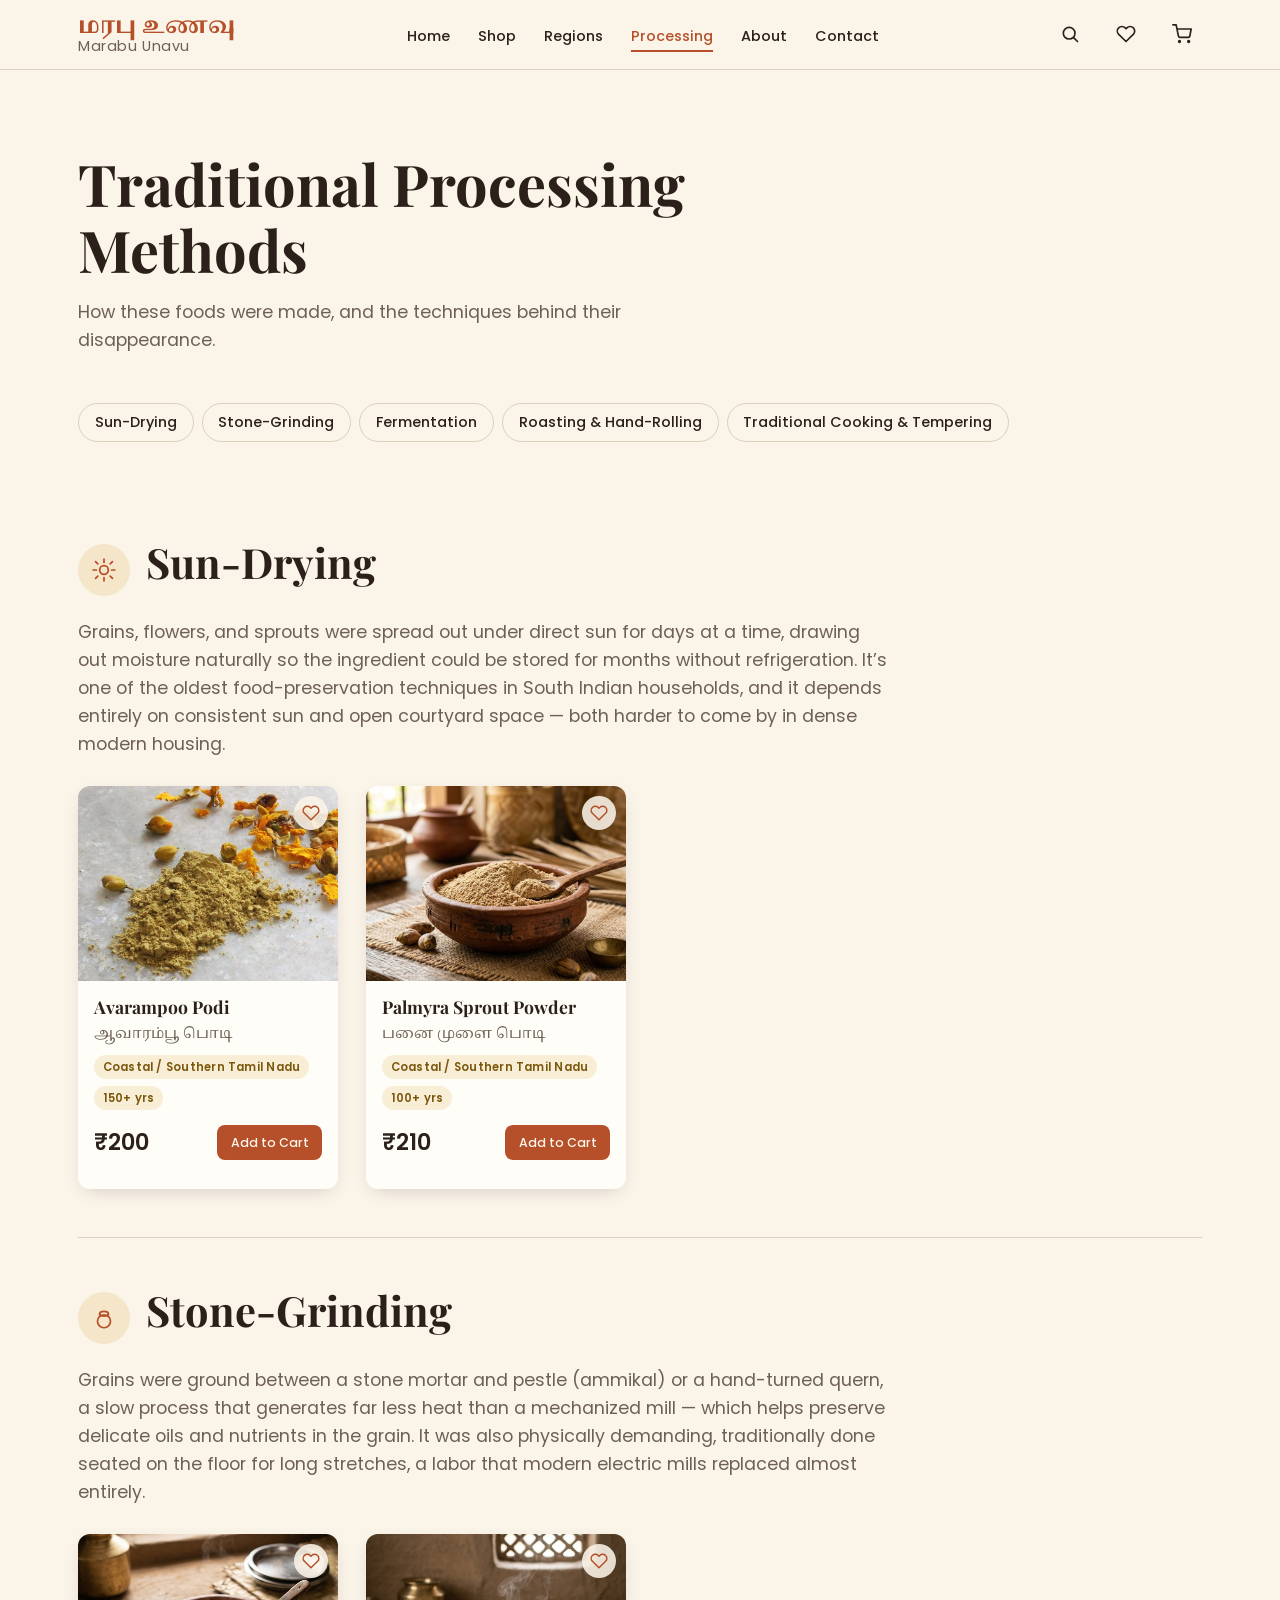
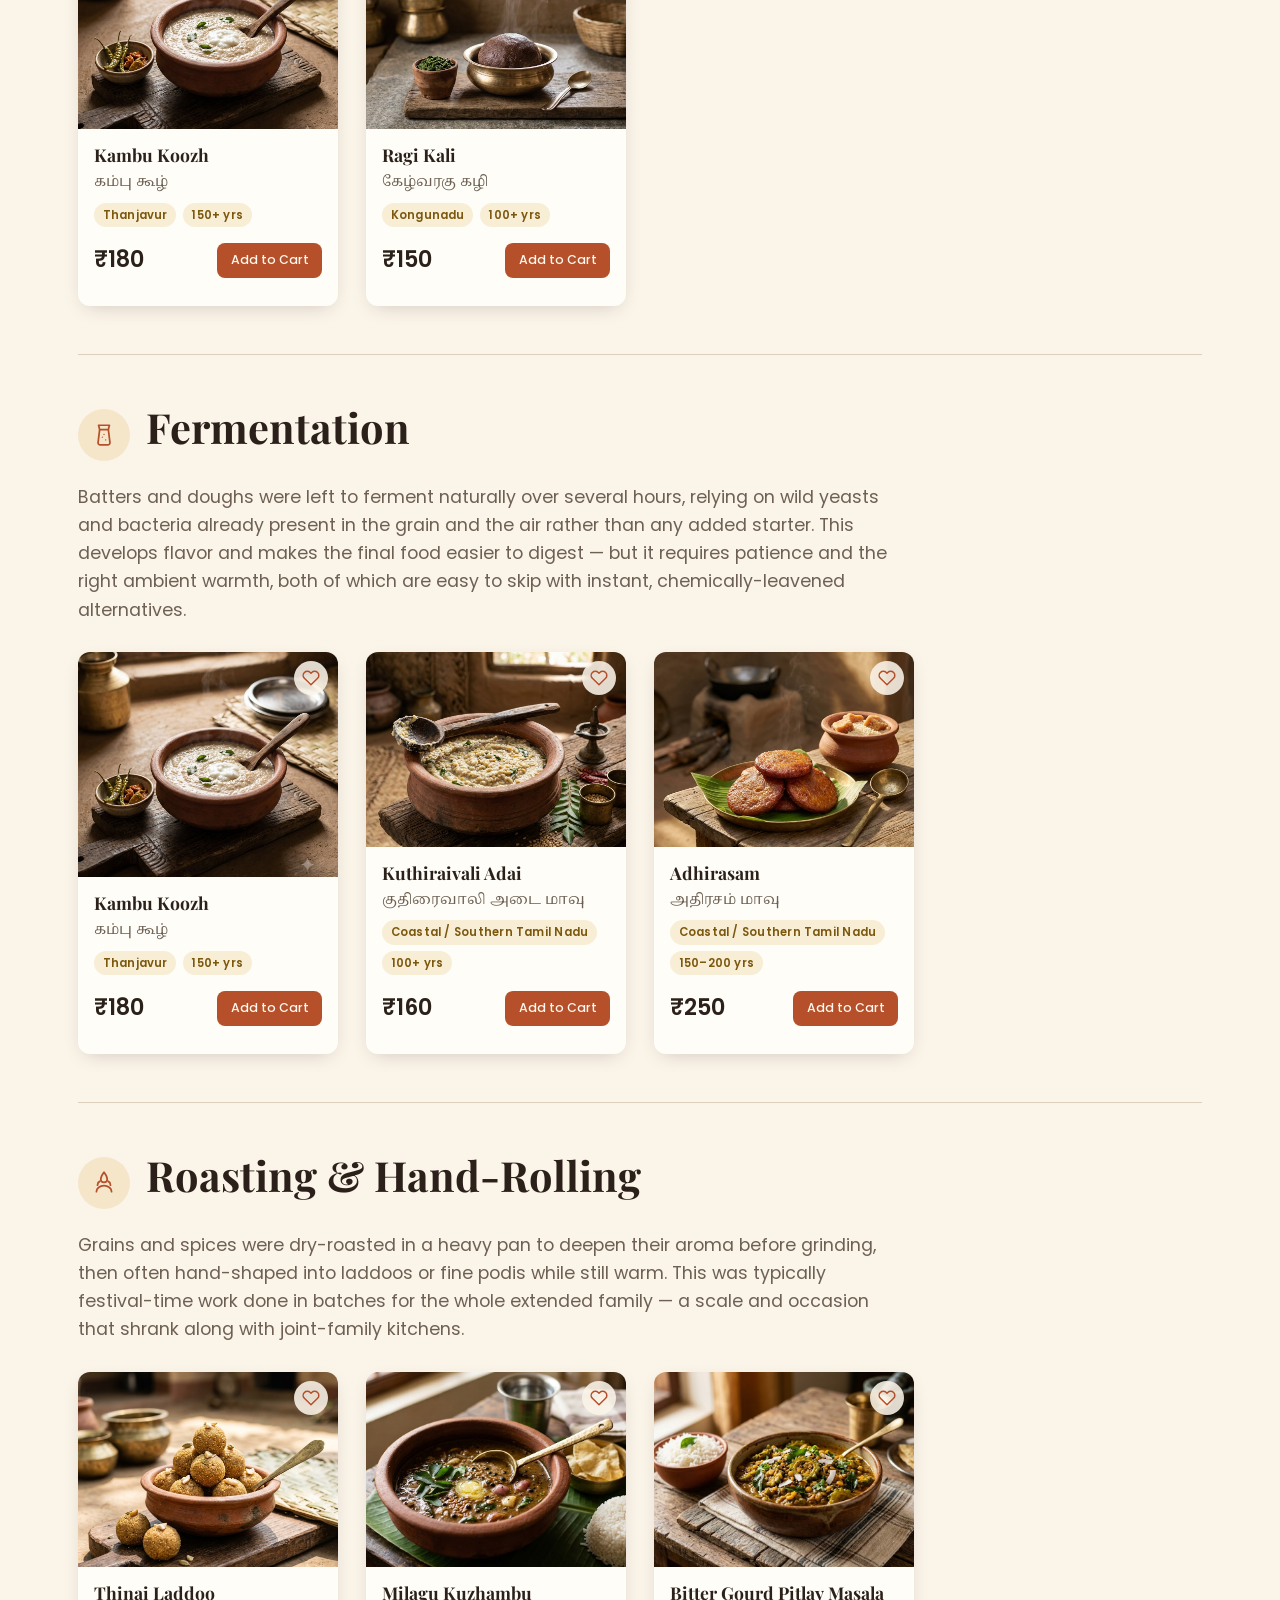
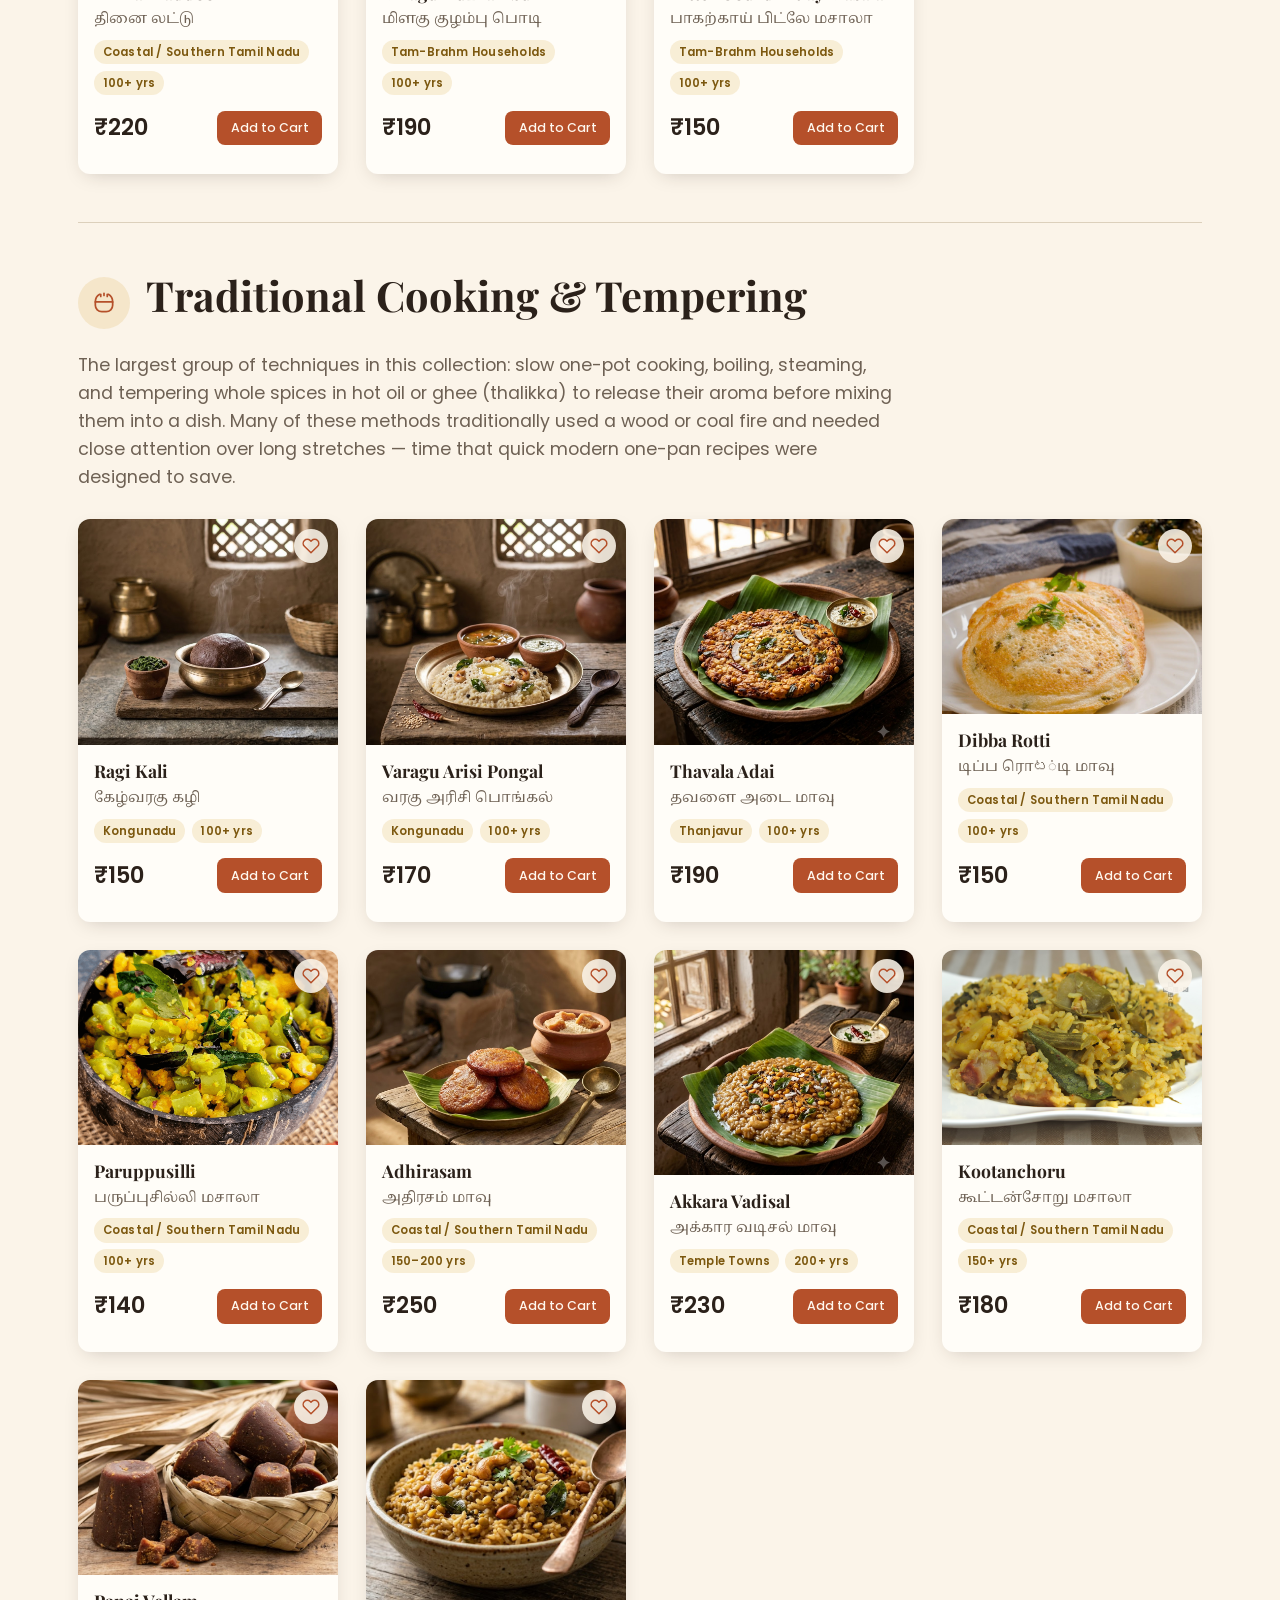
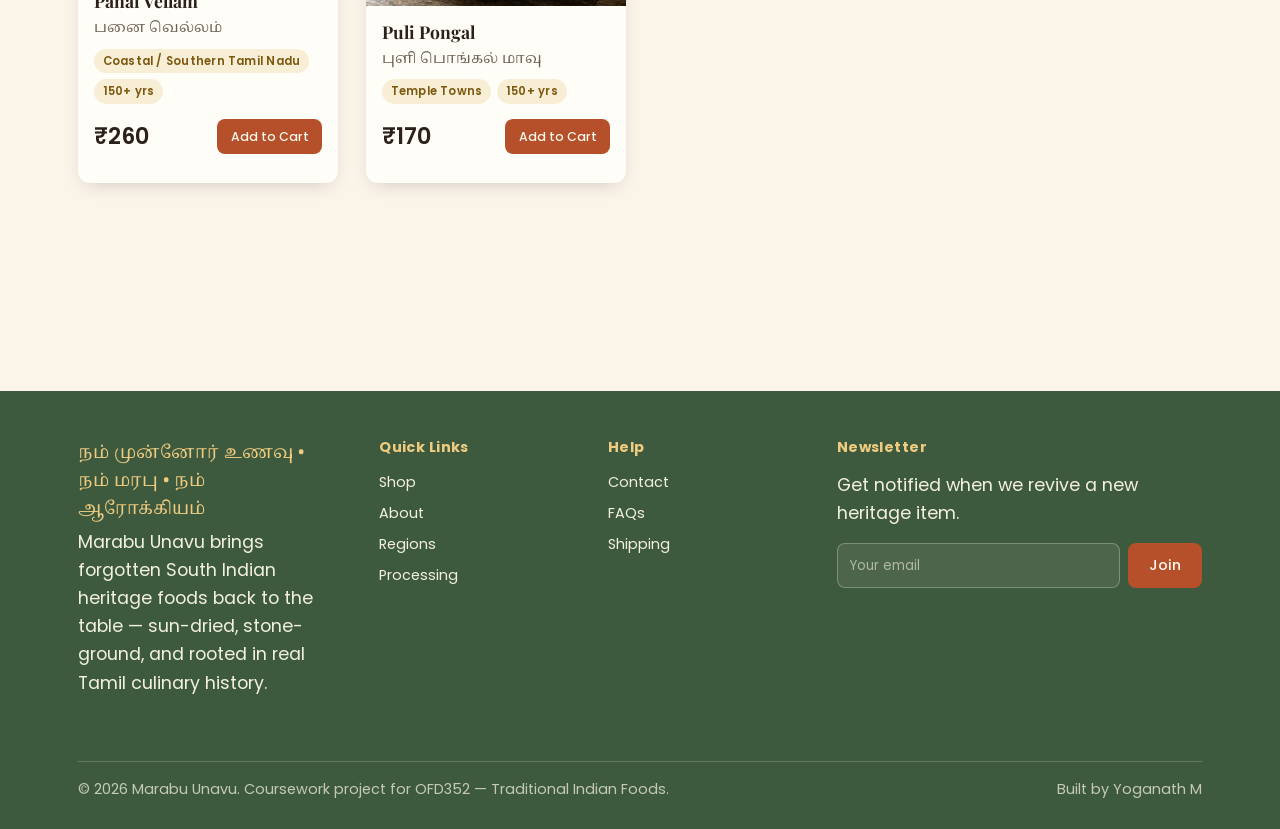
<file: processing.html>
<!DOCTYPE html>
<html lang="en">
<head>
  <meta charset="UTF-8">
  <meta name="viewport" content="width=device-width, initial-scale=1.0">
  <title>Processing · Marabu Unavu</title>
  <meta name="description" content="Marabu Unavu — 17 forgotten South Indian heritage foods, presented as a modern e-commerce experience.">
  <link rel="stylesheet" href="css/style.css">
  <link rel="stylesheet" href="css/components.css">
</head>
<body>
  <a class="skip-link" href="#main-content">Skip to main content</a>
  <header class="site-header">
    <nav class="nav-bar container" aria-label="Primary">
      <a href="index.html" class="brand">
        <span class="brand-tamil tamil">மரபு உணவு</span>
        <span class="brand-en">Marabu Unavu</span>
      </a>

      <button class="nav-toggle" data-nav-toggle aria-expanded="false" aria-controls="primary-nav" aria-label="Toggle menu">
        <svg viewBox="0 0 24 24" fill="none" stroke="currentColor" stroke-width="2" stroke-linecap="round"><line x1="3" y1="6" x2="21" y2="6"/><line x1="3" y1="12" x2="21" y2="12"/><line x1="3" y1="18" x2="21" y2="18"/></svg>
      </button>

      <ul class="nav-links" id="primary-nav" data-nav-links>
        <li><a href="index.html">Home</a></li>
        <li><a href="shop.html">Shop</a></li>
        <li><a href="regions.html">Regions</a></li>
        <li><a href="processing.html">Processing</a></li>
        <li><a href="about.html">About</a></li>
        <li><a href="contact.html">Contact</a></li>
      </ul>

      <div class="nav-actions">
        <a href="shop.html" class="icon-btn" aria-label="Search products">
          <svg viewBox="0 0 24 24" fill="none" stroke="currentColor" stroke-width="2" stroke-linecap="round"><circle cx="11" cy="11" r="7"/><line x1="21" y1="21" x2="16.65" y2="16.65"/></svg>
        </a>
        <a href="wishlist.html" class="icon-btn" aria-label="View wishlist">
          <svg viewBox="0 0 24 24" fill="none" stroke="currentColor" stroke-width="2" stroke-linecap="round" stroke-linejoin="round"><path d="M20.8 4.6a5.5 5.5 0 0 0-7.8 0L12 5.6l-1-1a5.5 5.5 0 0 0-7.8 7.8l1 1L12 21l7.8-7.6 1-1a5.5 5.5 0 0 0 0-7.8Z"/></svg>
          <span class="badge" data-wishlist-badge hidden>0</span>
        </a>
        <a href="cart.html" class="icon-btn" aria-label="View cart">
          <svg viewBox="0 0 24 24" fill="none" stroke="currentColor" stroke-width="2" stroke-linecap="round" stroke-linejoin="round"><circle cx="9" cy="21" r="1"/><circle cx="20" cy="21" r="1"/><path d="M1 1h4l2.7 13.4a2 2 0 0 0 2 1.6h9.7a2 2 0 0 0 2-1.6L23 6H6"/></svg>
          <span class="badge" data-cart-badge hidden>0</span>
        </a>
      </div>
    </nav>
  </header>

  <main id="main-content">
    <section class="section container">
      <div class="section-head">
        <h1>Traditional Processing Methods</h1>
        <p>How these foods were made, and the techniques behind their disappearance.</p>
      </div>
      <nav class="processing-nav" aria-label="Jump to a technique" data-processing-nav></nav>

      <div data-processing-methods></div>
    </section>
  </main>
  <footer class="site-footer">
    <div class="container">
      <div class="footer-grid">
        <div>
          <div class="footer-tagline-tamil tamil">நம் முன்னோர் உணவு • நம் மரபு • நம் ஆரோக்கியம்</div>
          <p>Marabu Unavu brings forgotten South Indian heritage foods back to the table — sun-dried, stone-ground, and rooted in real Tamil culinary history.</p>
        </div>
        <div>
          <h4>Quick Links</h4>
          <ul>
            <li><a href="shop.html">Shop</a></li>
            <li><a href="about.html">About</a></li>
            <li><a href="regions.html">Regions</a></li>
            <li><a href="processing.html">Processing</a></li>
          </ul>
        </div>
        <div>
          <h4>Help</h4>
          <ul>
            <li><a href="contact.html">Contact</a></li>
            <li><a href="contact.html">FAQs</a></li>
            <li><a href="contact.html">Shipping</a></li>
          </ul>
        </div>
        <div>
          <h4>Newsletter</h4>
          <p>Get notified when we revive a new heritage item.</p>
          <form class="newsletter-form" data-newsletter-form>
            <label class="visually-hidden" for="newsletter-email">Email address</label>
            <input type="email" id="newsletter-email" placeholder="Your email" required>
            <button type="submit" class="btn btn-primary">Join</button>
          </form>
        </div>
      </div>
      <div class="footer-bottom">
        <span>&copy; 2026 Marabu Unavu. Coursework project for OFD352 — Traditional Indian Foods.</span>
        <span>Built by Yoganath M</span>
      </div>
    </div>
  </footer>

  <script src="js/data.js"></script>
  <script src="js/render.js"></script>
  <script src="js/cart.js"></script>
  <script src="js/wishlist.js"></script>
  <script src="js/processing.js"></script>
  <script src="js/main.js"></script>
</body>
</html>
</file>
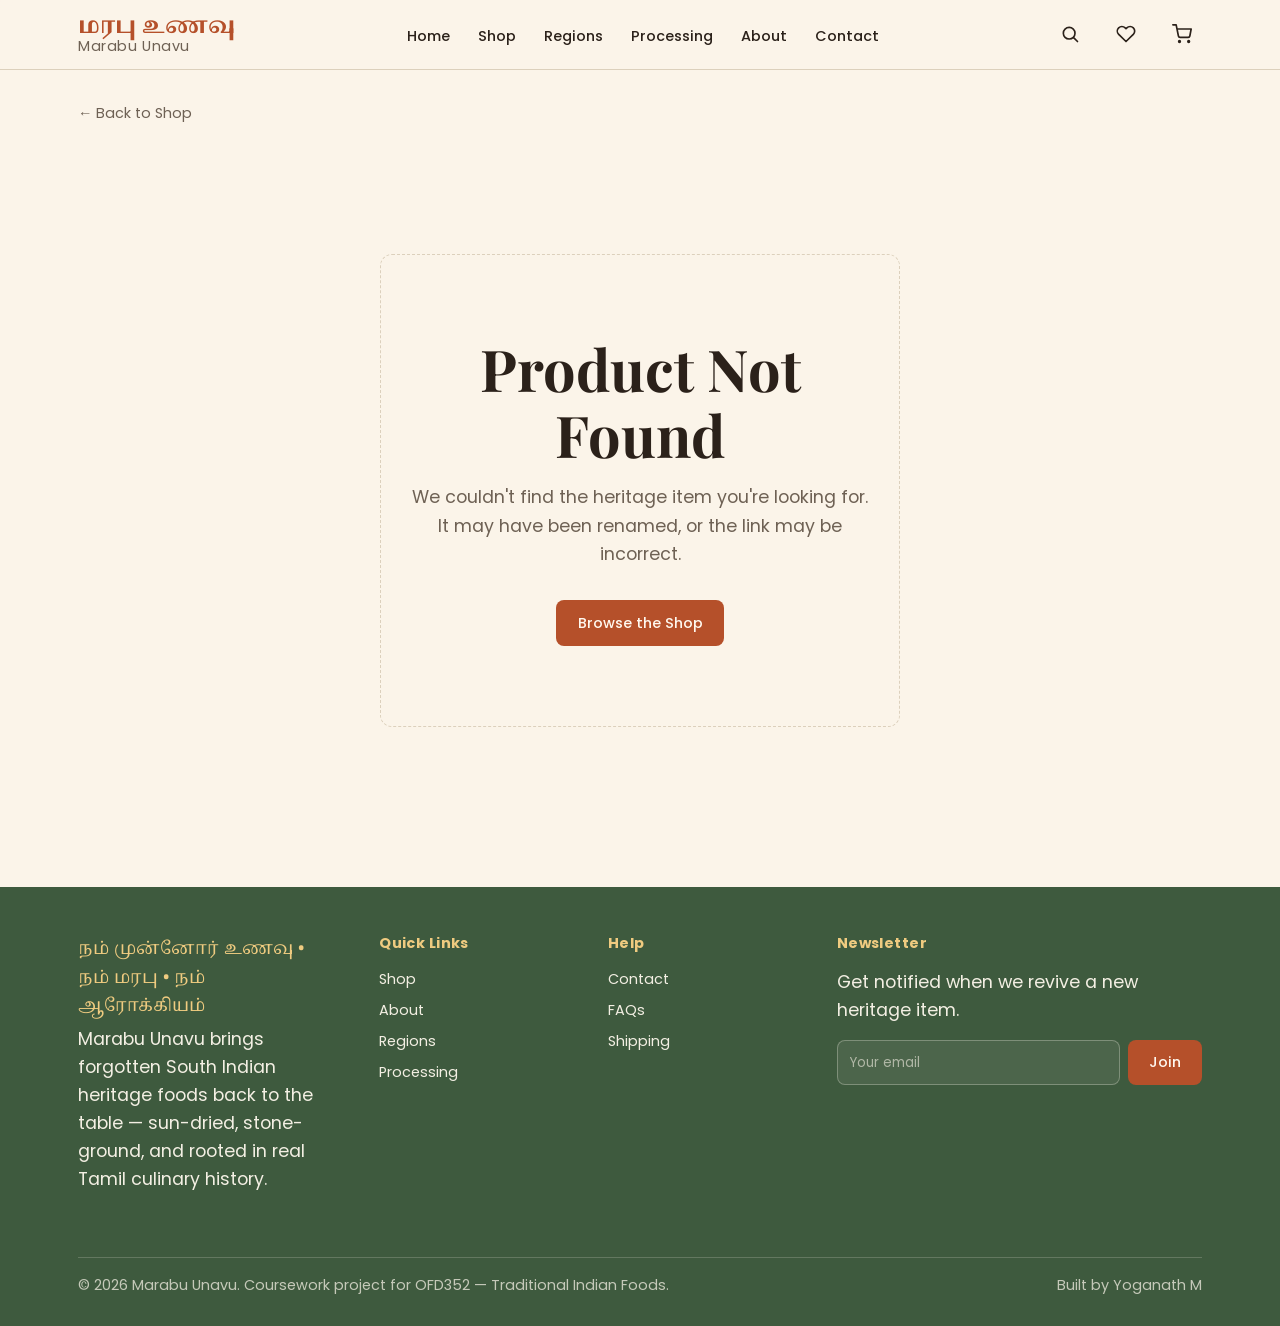
<file: product.html>
<!DOCTYPE html>
<html lang="en">
<head>
  <meta charset="UTF-8">
  <meta name="viewport" content="width=device-width, initial-scale=1.0">
  <title>Product · Marabu Unavu</title>
  <meta name="description" content="Marabu Unavu — 17 forgotten South Indian heritage foods, presented as a modern e-commerce experience.">
  <link rel="stylesheet" href="css/style.css">
  <link rel="stylesheet" href="css/components.css">
</head>
<body>
  <a class="skip-link" href="#main-content">Skip to main content</a>
  <header class="site-header">
    <nav class="nav-bar container" aria-label="Primary">
      <a href="index.html" class="brand">
        <span class="brand-tamil tamil">மரபு உணவு</span>
        <span class="brand-en">Marabu Unavu</span>
      </a>

      <button class="nav-toggle" data-nav-toggle aria-expanded="false" aria-controls="primary-nav" aria-label="Toggle menu">
        <svg viewBox="0 0 24 24" fill="none" stroke="currentColor" stroke-width="2" stroke-linecap="round"><line x1="3" y1="6" x2="21" y2="6"/><line x1="3" y1="12" x2="21" y2="12"/><line x1="3" y1="18" x2="21" y2="18"/></svg>
      </button>

      <ul class="nav-links" id="primary-nav" data-nav-links>
        <li><a href="index.html">Home</a></li>
        <li><a href="shop.html">Shop</a></li>
        <li><a href="regions.html">Regions</a></li>
        <li><a href="processing.html">Processing</a></li>
        <li><a href="about.html">About</a></li>
        <li><a href="contact.html">Contact</a></li>
      </ul>

      <div class="nav-actions">
        <a href="shop.html" class="icon-btn" aria-label="Search products">
          <svg viewBox="0 0 24 24" fill="none" stroke="currentColor" stroke-width="2" stroke-linecap="round"><circle cx="11" cy="11" r="7"/><line x1="21" y1="21" x2="16.65" y2="16.65"/></svg>
        </a>
        <a href="wishlist.html" class="icon-btn" aria-label="View wishlist">
          <svg viewBox="0 0 24 24" fill="none" stroke="currentColor" stroke-width="2" stroke-linecap="round" stroke-linejoin="round"><path d="M20.8 4.6a5.5 5.5 0 0 0-7.8 0L12 5.6l-1-1a5.5 5.5 0 0 0-7.8 7.8l1 1L12 21l7.8-7.6 1-1a5.5 5.5 0 0 0 0-7.8Z"/></svg>
          <span class="badge" data-wishlist-badge hidden>0</span>
        </a>
        <a href="cart.html" class="icon-btn" aria-label="View cart">
          <svg viewBox="0 0 24 24" fill="none" stroke="currentColor" stroke-width="2" stroke-linecap="round" stroke-linejoin="round"><circle cx="9" cy="21" r="1"/><circle cx="20" cy="21" r="1"/><path d="M1 1h4l2.7 13.4a2 2 0 0 0 2 1.6h9.7a2 2 0 0 0 2-1.6L23 6H6"/></svg>
          <span class="badge" data-cart-badge hidden>0</span>
        </a>
      </div>
    </nav>
  </header>

  <main id="main-content">
    <div class="container product-breadcrumb">
      <a href="shop.html">&larr; Back to Shop</a>
    </div>

    <section class="container" data-product-found hidden>
      <div class="product-detail">
        <div class="product-detail-art" data-detail-art aria-hidden="true"></div>

        <div class="product-detail-body">
          <div class="product-chips" data-detail-chips></div>
          <h1 data-detail-name></h1>
          <p class="product-tamil-name tamil" data-detail-tamil-name style="font-size: var(--step-1);"></p>
          <p class="product-detail-price" data-detail-price></p>

          <p data-detail-description></p>

          <dl class="product-meta">
            <div>
              <dt>Region</dt>
              <dd data-detail-region></dd>
            </div>
            <div>
              <dt>Processing Method</dt>
              <dd data-detail-processing></dd>
            </div>
            <div>
              <dt>Heritage</dt>
              <dd data-detail-era></dd>
            </div>
          </dl>

          <div class="product-detail-actions">
            <button type="button" class="btn btn-primary" data-add-to-cart data-product-id="">Add to Cart</button>
            <button type="button" class="btn btn-secondary" data-wishlist-toggle data-product-id="">
              <span data-wishlist-label>Add to Wishlist</span>
            </button>
          </div>
        </div>
      </div>

      <div class="kolam-divider" aria-hidden="true">
        <svg width="220" height="28" viewBox="0 0 220 28" fill="none" stroke="var(--color-terracotta)" stroke-width="1.4">
          <line x1="0" y1="14" x2="70" y2="14" stroke-dasharray="2 5" />
          <circle cx="110" cy="14" r="9" />
          <circle cx="110" cy="14" r="3.5" fill="var(--color-gold)" stroke="none"/>
          <path d="M95 14 a15 15 0 0 1 30 0" />
          <path d="M95 14 a15 15 0 0 0 30 0" />
          <line x1="150" y1="14" x2="220" y2="14" stroke-dasharray="2 5" />
        </svg>
      </div>

      <div class="why-disappeared-block" data-why-block hidden>
        <h2>Why It Disappeared</h2>
        <p data-why-text></p>
      </div>
    </section>

    <section class="section container" data-product-not-found hidden>
      <div class="not-found-state">
        <h1>Product Not Found</h1>
        <p>We couldn't find the heritage item you're looking for. It may have been renamed, or the link may be incorrect.</p>
        <a href="shop.html" class="btn btn-primary">Browse the Shop</a>
      </div>
    </section>
  </main>
  <footer class="site-footer">
    <div class="container">
      <div class="footer-grid">
        <div>
          <div class="footer-tagline-tamil tamil">நம் முன்னோர் உணவு • நம் மரபு • நம் ஆரோக்கியம்</div>
          <p>Marabu Unavu brings forgotten South Indian heritage foods back to the table — sun-dried, stone-ground, and rooted in real Tamil culinary history.</p>
        </div>
        <div>
          <h4>Quick Links</h4>
          <ul>
            <li><a href="shop.html">Shop</a></li>
            <li><a href="about.html">About</a></li>
            <li><a href="regions.html">Regions</a></li>
            <li><a href="processing.html">Processing</a></li>
          </ul>
        </div>
        <div>
          <h4>Help</h4>
          <ul>
            <li><a href="contact.html">Contact</a></li>
            <li><a href="contact.html">FAQs</a></li>
            <li><a href="contact.html">Shipping</a></li>
          </ul>
        </div>
        <div>
          <h4>Newsletter</h4>
          <p>Get notified when we revive a new heritage item.</p>
          <form class="newsletter-form" data-newsletter-form>
            <label class="visually-hidden" for="newsletter-email">Email address</label>
            <input type="email" id="newsletter-email" placeholder="Your email" required>
            <button type="submit" class="btn btn-primary">Join</button>
          </form>
        </div>
      </div>
      <div class="footer-bottom">
        <span>&copy; 2026 Marabu Unavu. Coursework project for OFD352 — Traditional Indian Foods.</span>
        <span>Built by Yoganath M</span>
      </div>
    </div>
  </footer>

  <script src="js/data.js"></script>
  <script src="js/render.js"></script>
  <script src="js/cart.js"></script>
  <script src="js/wishlist.js"></script>
  <script src="js/narratives.js"></script>
  <script src="js/product.js"></script>
  <script src="js/main.js"></script>
</body>
</html>
</file>
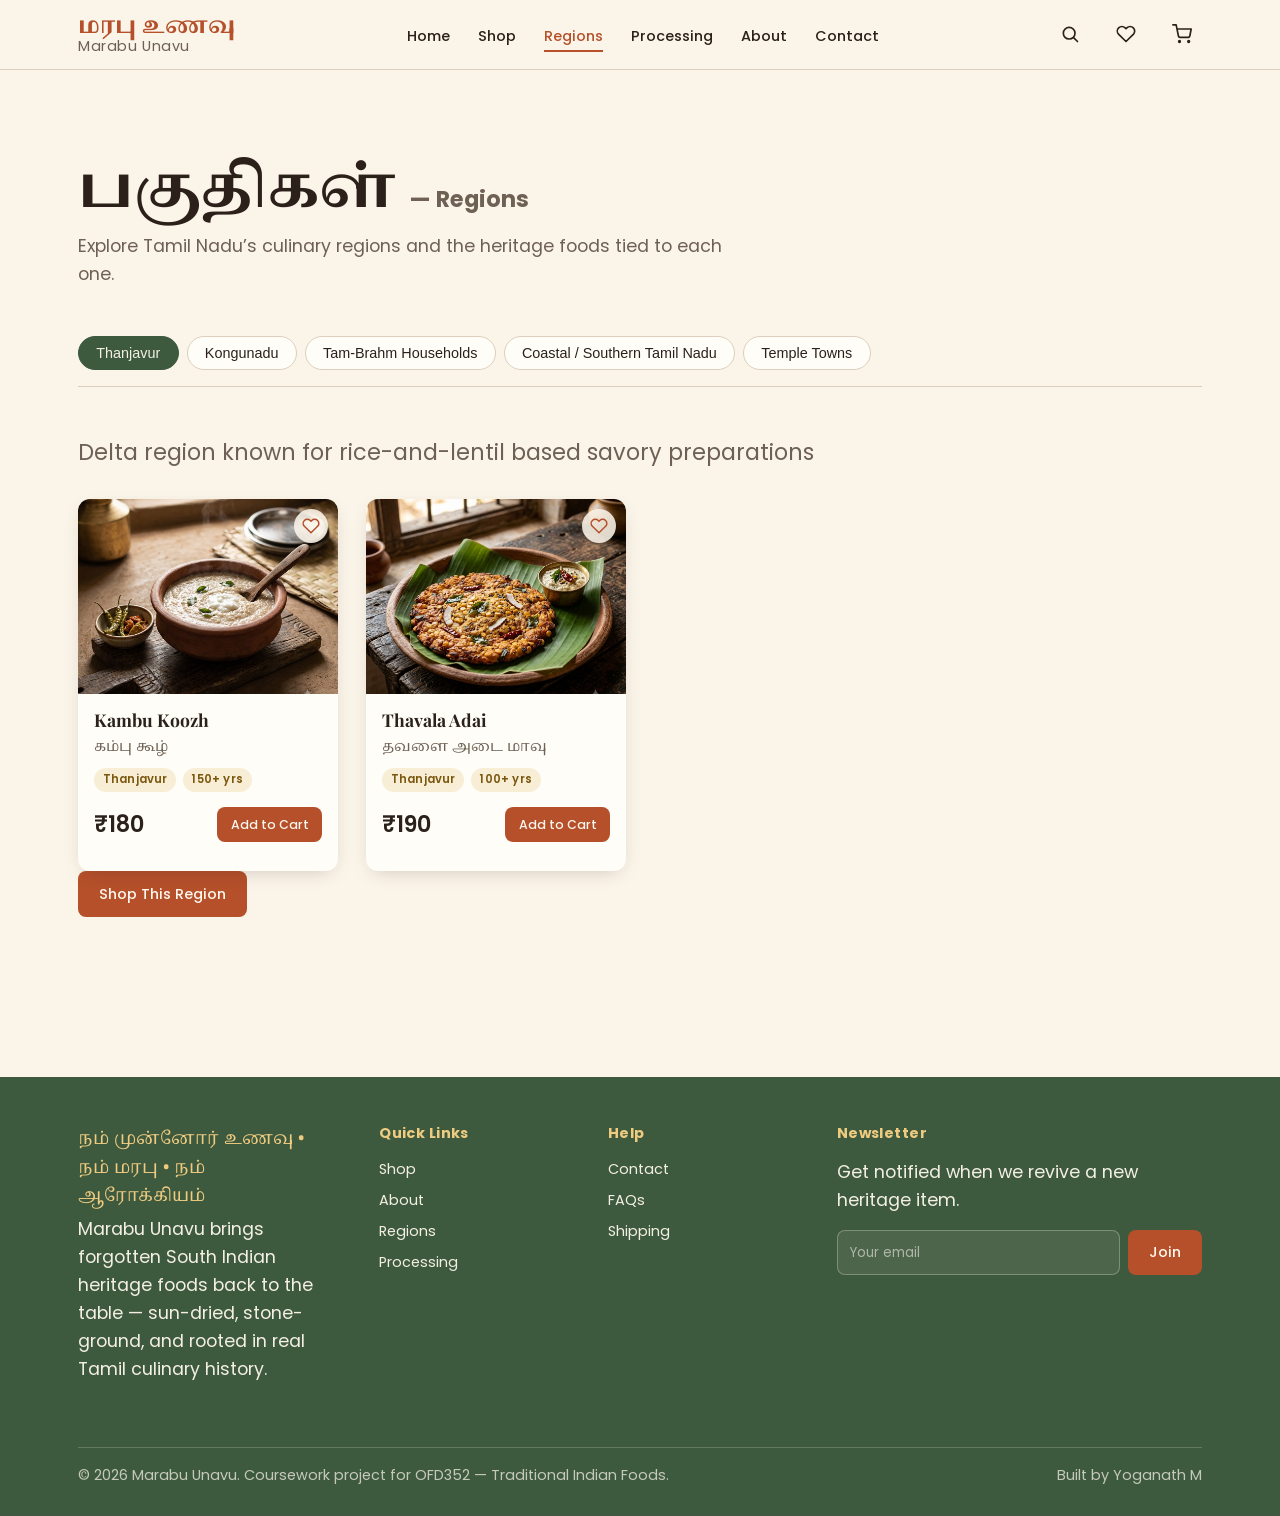
<file: regions.html>
<!DOCTYPE html>
<html lang="en">
<head>
  <meta charset="UTF-8">
  <meta name="viewport" content="width=device-width, initial-scale=1.0">
  <title>Regions · Marabu Unavu</title>
  <meta name="description" content="Marabu Unavu — 17 forgotten South Indian heritage foods, presented as a modern e-commerce experience.">
  <link rel="stylesheet" href="css/style.css">
  <link rel="stylesheet" href="css/components.css">
</head>
<body>
  <a class="skip-link" href="#main-content">Skip to main content</a>
  <header class="site-header">
    <nav class="nav-bar container" aria-label="Primary">
      <a href="index.html" class="brand">
        <span class="brand-tamil tamil">மரபு உணவு</span>
        <span class="brand-en">Marabu Unavu</span>
      </a>

      <button class="nav-toggle" data-nav-toggle aria-expanded="false" aria-controls="primary-nav" aria-label="Toggle menu">
        <svg viewBox="0 0 24 24" fill="none" stroke="currentColor" stroke-width="2" stroke-linecap="round"><line x1="3" y1="6" x2="21" y2="6"/><line x1="3" y1="12" x2="21" y2="12"/><line x1="3" y1="18" x2="21" y2="18"/></svg>
      </button>

      <ul class="nav-links" id="primary-nav" data-nav-links>
        <li><a href="index.html">Home</a></li>
        <li><a href="shop.html">Shop</a></li>
        <li><a href="regions.html">Regions</a></li>
        <li><a href="processing.html">Processing</a></li>
        <li><a href="about.html">About</a></li>
        <li><a href="contact.html">Contact</a></li>
      </ul>

      <div class="nav-actions">
        <a href="shop.html" class="icon-btn" aria-label="Search products">
          <svg viewBox="0 0 24 24" fill="none" stroke="currentColor" stroke-width="2" stroke-linecap="round"><circle cx="11" cy="11" r="7"/><line x1="21" y1="21" x2="16.65" y2="16.65"/></svg>
        </a>
        <a href="wishlist.html" class="icon-btn" aria-label="View wishlist">
          <svg viewBox="0 0 24 24" fill="none" stroke="currentColor" stroke-width="2" stroke-linecap="round" stroke-linejoin="round"><path d="M20.8 4.6a5.5 5.5 0 0 0-7.8 0L12 5.6l-1-1a5.5 5.5 0 0 0-7.8 7.8l1 1L12 21l7.8-7.6 1-1a5.5 5.5 0 0 0 0-7.8Z"/></svg>
          <span class="badge" data-wishlist-badge hidden>0</span>
        </a>
        <a href="cart.html" class="icon-btn" aria-label="View cart">
          <svg viewBox="0 0 24 24" fill="none" stroke="currentColor" stroke-width="2" stroke-linecap="round" stroke-linejoin="round"><circle cx="9" cy="21" r="1"/><circle cx="20" cy="21" r="1"/><path d="M1 1h4l2.7 13.4a2 2 0 0 0 2 1.6h9.7a2 2 0 0 0 2-1.6L23 6H6"/></svg>
          <span class="badge" data-cart-badge hidden>0</span>
        </a>
      </div>
    </nav>
  </header>

  <main id="main-content">
    <section class="section container">
      <div class="section-head">
        <h1>பகுதிகள் <span style="font-family:var(--font-body); font-size:var(--step-1); color:var(--color-text-muted);">— Regions</span></h1>
        <p>Explore Tamil Nadu&rsquo;s culinary regions and the heritage foods tied to each one.</p>
      </div>

      <div class="region-tabs" role="tablist" aria-label="Culinary regions" data-region-tabs></div>

      <div class="region-panel" data-region-panel>
        <p class="region-description" data-region-description></p>
        <div class="product-grid" data-region-products></div>
        <a href="shop.html" class="btn btn-primary" data-region-shop-link>Shop This Region</a>
      </div>
    </section>
  </main>
  <footer class="site-footer">
    <div class="container">
      <div class="footer-grid">
        <div>
          <div class="footer-tagline-tamil tamil">நம் முன்னோர் உணவு • நம் மரபு • நம் ஆரோக்கியம்</div>
          <p>Marabu Unavu brings forgotten South Indian heritage foods back to the table — sun-dried, stone-ground, and rooted in real Tamil culinary history.</p>
        </div>
        <div>
          <h4>Quick Links</h4>
          <ul>
            <li><a href="shop.html">Shop</a></li>
            <li><a href="about.html">About</a></li>
            <li><a href="regions.html">Regions</a></li>
            <li><a href="processing.html">Processing</a></li>
          </ul>
        </div>
        <div>
          <h4>Help</h4>
          <ul>
            <li><a href="contact.html">Contact</a></li>
            <li><a href="contact.html">FAQs</a></li>
            <li><a href="contact.html">Shipping</a></li>
          </ul>
        </div>
        <div>
          <h4>Newsletter</h4>
          <p>Get notified when we revive a new heritage item.</p>
          <form class="newsletter-form" data-newsletter-form>
            <label class="visually-hidden" for="newsletter-email">Email address</label>
            <input type="email" id="newsletter-email" placeholder="Your email" required>
            <button type="submit" class="btn btn-primary">Join</button>
          </form>
        </div>
      </div>
      <div class="footer-bottom">
        <span>&copy; 2026 Marabu Unavu. Coursework project for OFD352 — Traditional Indian Foods.</span>
        <span>Built by Yoganath M</span>
      </div>
    </div>
  </footer>

  <script src="js/data.js"></script>
  <script src="js/render.js"></script>
  <script src="js/cart.js"></script>
  <script src="js/wishlist.js"></script>
  <script src="js/regions.js"></script>
  <script src="js/main.js"></script>
</body>
</html>
</file>
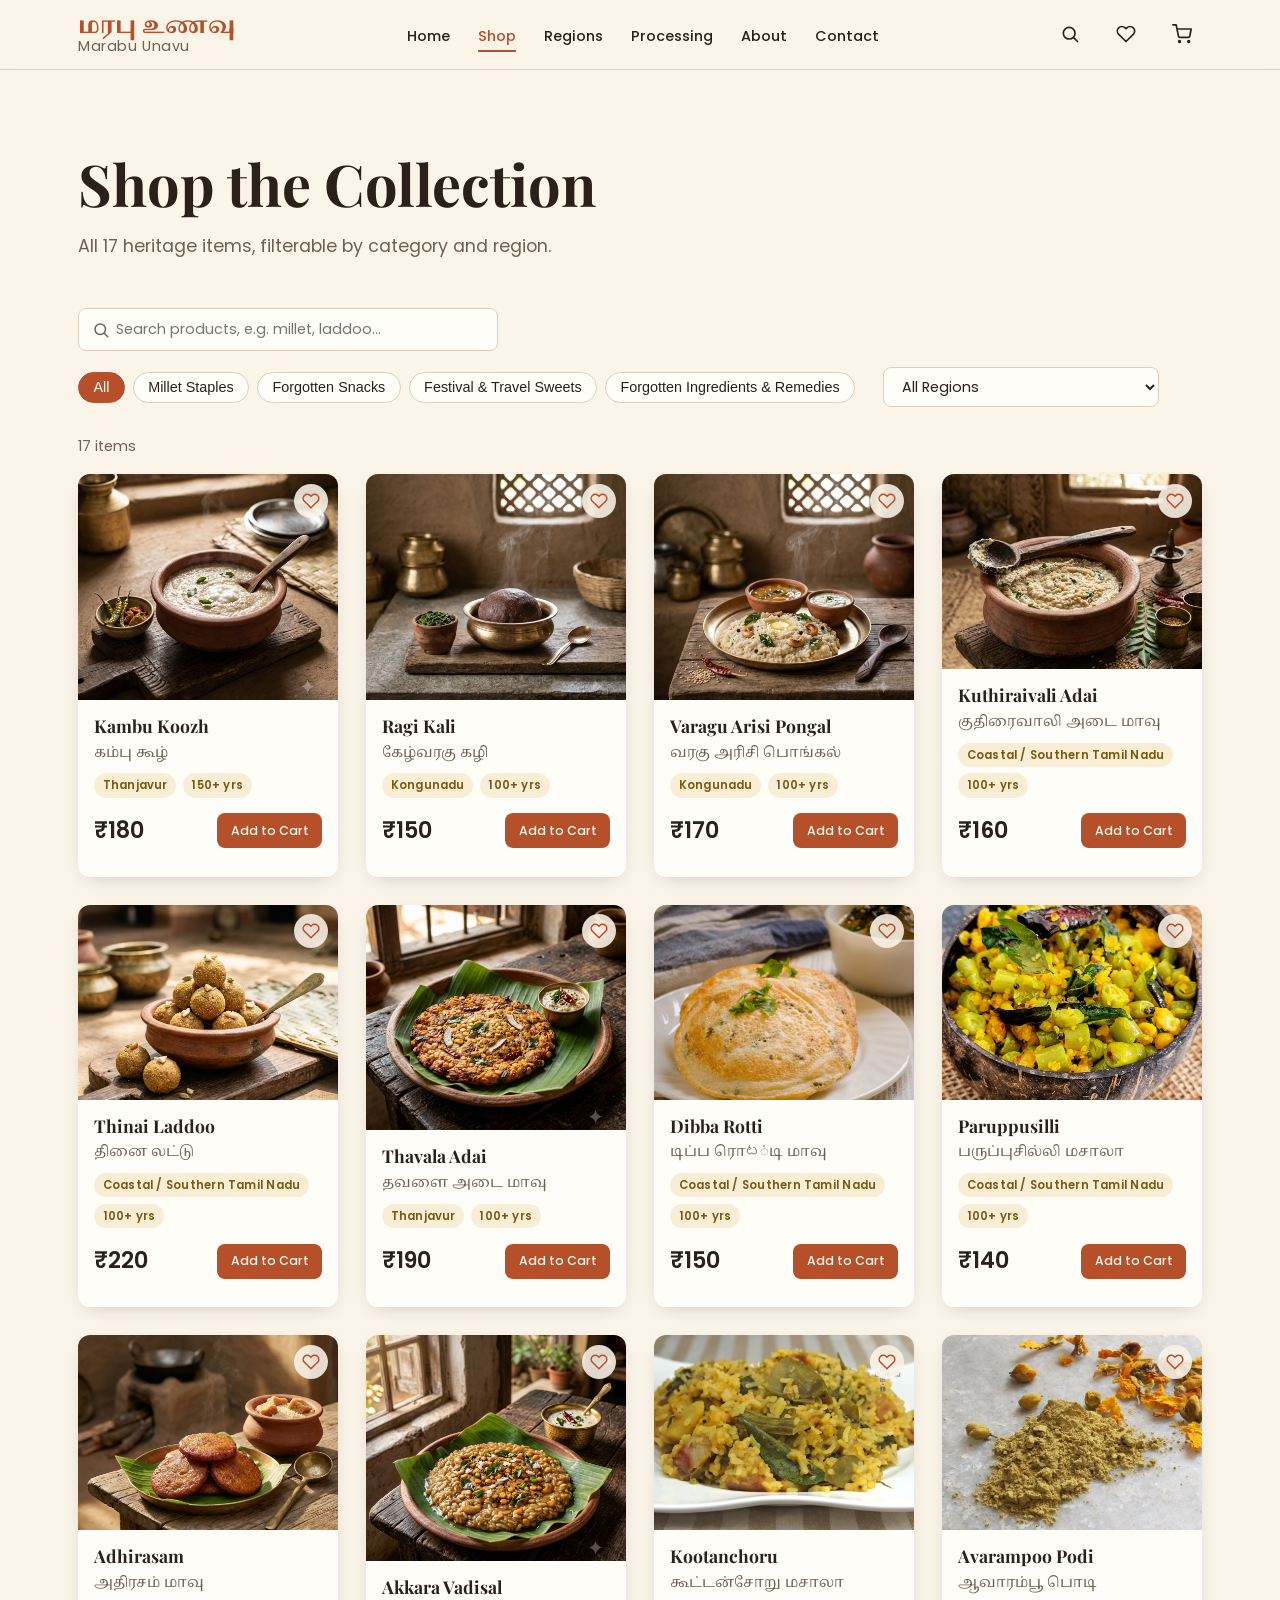
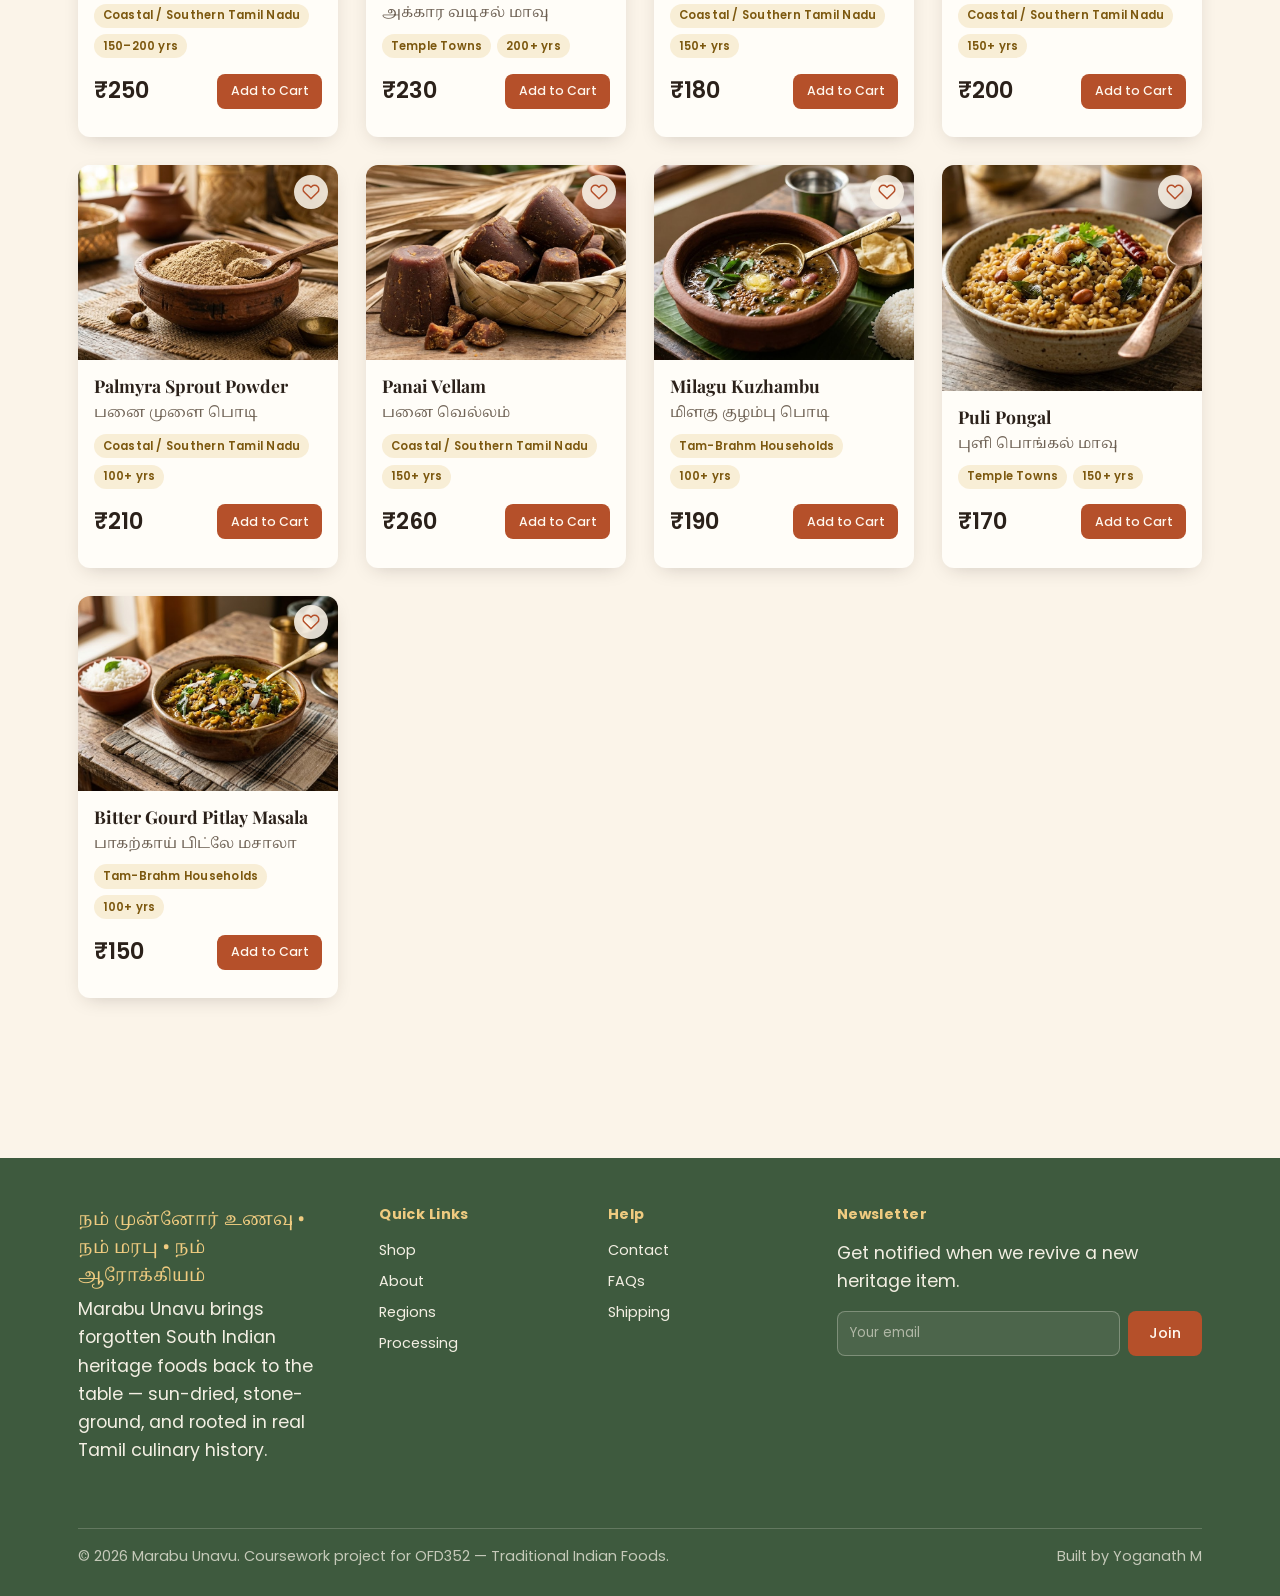
<file: shop.html>
<!DOCTYPE html>
<html lang="en">
<head>
  <meta charset="UTF-8">
  <meta name="viewport" content="width=device-width, initial-scale=1.0">
  <title>Shop · Marabu Unavu</title>
  <meta name="description" content="Marabu Unavu — 17 forgotten South Indian heritage foods, presented as a modern e-commerce experience.">
  <link rel="stylesheet" href="css/style.css">
  <link rel="stylesheet" href="css/components.css">
</head>
<body>
  <a class="skip-link" href="#main-content">Skip to main content</a>
  <header class="site-header">
    <nav class="nav-bar container" aria-label="Primary">
      <a href="index.html" class="brand">
        <span class="brand-tamil tamil">மரபு உணவு</span>
        <span class="brand-en">Marabu Unavu</span>
      </a>

      <button class="nav-toggle" data-nav-toggle aria-expanded="false" aria-controls="primary-nav" aria-label="Toggle menu">
        <svg viewBox="0 0 24 24" fill="none" stroke="currentColor" stroke-width="2" stroke-linecap="round"><line x1="3" y1="6" x2="21" y2="6"/><line x1="3" y1="12" x2="21" y2="12"/><line x1="3" y1="18" x2="21" y2="18"/></svg>
      </button>

      <ul class="nav-links" id="primary-nav" data-nav-links>
        <li><a href="index.html">Home</a></li>
        <li><a href="shop.html">Shop</a></li>
        <li><a href="regions.html">Regions</a></li>
        <li><a href="processing.html">Processing</a></li>
        <li><a href="about.html">About</a></li>
        <li><a href="contact.html">Contact</a></li>
      </ul>

      <div class="nav-actions">
        <a href="shop.html" class="icon-btn" aria-label="Search products">
          <svg viewBox="0 0 24 24" fill="none" stroke="currentColor" stroke-width="2" stroke-linecap="round"><circle cx="11" cy="11" r="7"/><line x1="21" y1="21" x2="16.65" y2="16.65"/></svg>
        </a>
        <a href="wishlist.html" class="icon-btn" aria-label="View wishlist">
          <svg viewBox="0 0 24 24" fill="none" stroke="currentColor" stroke-width="2" stroke-linecap="round" stroke-linejoin="round"><path d="M20.8 4.6a5.5 5.5 0 0 0-7.8 0L12 5.6l-1-1a5.5 5.5 0 0 0-7.8 7.8l1 1L12 21l7.8-7.6 1-1a5.5 5.5 0 0 0 0-7.8Z"/></svg>
          <span class="badge" data-wishlist-badge hidden>0</span>
        </a>
        <a href="cart.html" class="icon-btn" aria-label="View cart">
          <svg viewBox="0 0 24 24" fill="none" stroke="currentColor" stroke-width="2" stroke-linecap="round" stroke-linejoin="round"><circle cx="9" cy="21" r="1"/><circle cx="20" cy="21" r="1"/><path d="M1 1h4l2.7 13.4a2 2 0 0 0 2 1.6h9.7a2 2 0 0 0 2-1.6L23 6H6"/></svg>
          <span class="badge" data-cart-badge hidden>0</span>
        </a>
      </div>
    </nav>
  </header>

  <main id="main-content">
    <section class="section container">
      <div class="section-head">
        <h1>Shop the Collection</h1>
        <p>All 17 heritage items, filterable by category and region.</p>
      </div>

      <div class="shop-controls">
        <div class="shop-search">
          <label class="visually-hidden" for="shop-search-input">Search products</label>
          <svg viewBox="0 0 24 24" fill="none" stroke="currentColor" stroke-width="2" stroke-linecap="round" aria-hidden="true"><circle cx="11" cy="11" r="7"/><line x1="21" y1="21" x2="16.65" y2="16.65"/></svg>
          <input type="search" id="shop-search-input" data-shop-search placeholder="Search products, e.g. millet, laddoo…">
        </div>

        <div class="filter-row">
          <div class="filter-group" data-category-filters role="group" aria-label="Filter by category"></div>
          <div class="filter-group">
            <label class="visually-hidden" for="region-filter">Filter by region</label>
            <select id="region-filter" data-region-filter>
              <option value="all">All Regions</option>
            </select>
          </div>
        </div>
      </div>

      <p class="shop-result-count" data-result-count aria-live="polite"></p>

      <div class="product-grid" data-shop-grid></div>

      <div class="empty-state" data-shop-empty hidden>
        <h3>No products match those filters</h3>
        <p>Try a different category, region, or search term.</p>
        <button type="button" class="btn btn-secondary" data-clear-filters>Clear Filters</button>
      </div>
    </section>
  </main>
  <footer class="site-footer">
    <div class="container">
      <div class="footer-grid">
        <div>
          <div class="footer-tagline-tamil tamil">நம் முன்னோர் உணவு • நம் மரபு • நம் ஆரோக்கியம்</div>
          <p>Marabu Unavu brings forgotten South Indian heritage foods back to the table — sun-dried, stone-ground, and rooted in real Tamil culinary history.</p>
        </div>
        <div>
          <h4>Quick Links</h4>
          <ul>
            <li><a href="shop.html">Shop</a></li>
            <li><a href="about.html">About</a></li>
            <li><a href="regions.html">Regions</a></li>
            <li><a href="processing.html">Processing</a></li>
          </ul>
        </div>
        <div>
          <h4>Help</h4>
          <ul>
            <li><a href="contact.html">Contact</a></li>
            <li><a href="contact.html">FAQs</a></li>
            <li><a href="contact.html">Shipping</a></li>
          </ul>
        </div>
        <div>
          <h4>Newsletter</h4>
          <p>Get notified when we revive a new heritage item.</p>
          <form class="newsletter-form" data-newsletter-form>
            <label class="visually-hidden" for="newsletter-email">Email address</label>
            <input type="email" id="newsletter-email" placeholder="Your email" required>
            <button type="submit" class="btn btn-primary">Join</button>
          </form>
        </div>
      </div>
      <div class="footer-bottom">
        <span>&copy; 2026 Marabu Unavu. Coursework project for OFD352 — Traditional Indian Foods.</span>
        <span>Built by Yoganath M</span>
      </div>
    </div>
  </footer>

  <script src="js/data.js"></script>
  <script src="js/render.js"></script>
  <script src="js/cart.js"></script>
  <script src="js/wishlist.js"></script>
  <script src="js/shop.js"></script>
  <script src="js/main.js"></script>
</body>
</html>
</file>
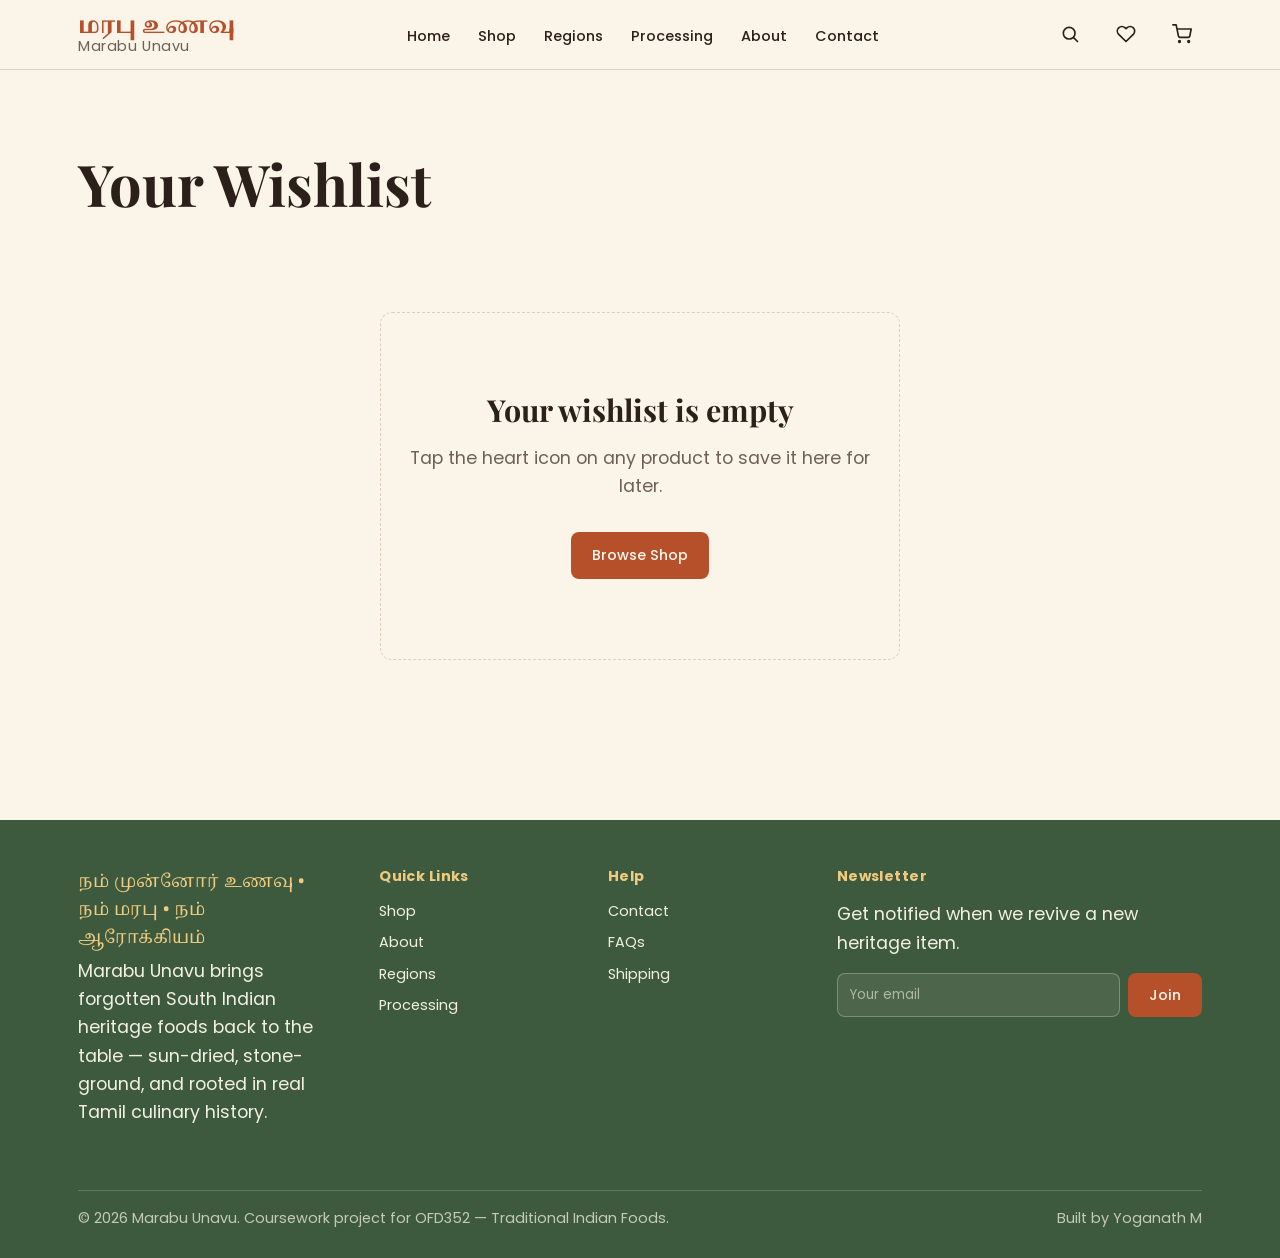
<file: wishlist.html>
<!DOCTYPE html>
<html lang="en">
<head>
  <meta charset="UTF-8">
  <meta name="viewport" content="width=device-width, initial-scale=1.0">
  <title>Wishlist · Marabu Unavu</title>
  <meta name="description" content="Marabu Unavu — 17 forgotten South Indian heritage foods, presented as a modern e-commerce experience.">
  <link rel="stylesheet" href="css/style.css">
  <link rel="stylesheet" href="css/components.css">
</head>
<body>
  <a class="skip-link" href="#main-content">Skip to main content</a>
  <header class="site-header">
    <nav class="nav-bar container" aria-label="Primary">
      <a href="index.html" class="brand">
        <span class="brand-tamil tamil">மரபு உணவு</span>
        <span class="brand-en">Marabu Unavu</span>
      </a>

      <button class="nav-toggle" data-nav-toggle aria-expanded="false" aria-controls="primary-nav" aria-label="Toggle menu">
        <svg viewBox="0 0 24 24" fill="none" stroke="currentColor" stroke-width="2" stroke-linecap="round"><line x1="3" y1="6" x2="21" y2="6"/><line x1="3" y1="12" x2="21" y2="12"/><line x1="3" y1="18" x2="21" y2="18"/></svg>
      </button>

      <ul class="nav-links" id="primary-nav" data-nav-links>
        <li><a href="index.html">Home</a></li>
        <li><a href="shop.html">Shop</a></li>
        <li><a href="regions.html">Regions</a></li>
        <li><a href="processing.html">Processing</a></li>
        <li><a href="about.html">About</a></li>
        <li><a href="contact.html">Contact</a></li>
      </ul>

      <div class="nav-actions">
        <a href="shop.html" class="icon-btn" aria-label="Search products">
          <svg viewBox="0 0 24 24" fill="none" stroke="currentColor" stroke-width="2" stroke-linecap="round"><circle cx="11" cy="11" r="7"/><line x1="21" y1="21" x2="16.65" y2="16.65"/></svg>
        </a>
        <a href="wishlist.html" class="icon-btn" aria-label="View wishlist">
          <svg viewBox="0 0 24 24" fill="none" stroke="currentColor" stroke-width="2" stroke-linecap="round" stroke-linejoin="round"><path d="M20.8 4.6a5.5 5.5 0 0 0-7.8 0L12 5.6l-1-1a5.5 5.5 0 0 0-7.8 7.8l1 1L12 21l7.8-7.6 1-1a5.5 5.5 0 0 0 0-7.8Z"/></svg>
          <span class="badge" data-wishlist-badge hidden>0</span>
        </a>
        <a href="cart.html" class="icon-btn" aria-label="View cart">
          <svg viewBox="0 0 24 24" fill="none" stroke="currentColor" stroke-width="2" stroke-linecap="round" stroke-linejoin="round"><circle cx="9" cy="21" r="1"/><circle cx="20" cy="21" r="1"/><path d="M1 1h4l2.7 13.4a2 2 0 0 0 2 1.6h9.7a2 2 0 0 0 2-1.6L23 6H6"/></svg>
          <span class="badge" data-cart-badge hidden>0</span>
        </a>
      </div>
    </nav>
  </header>

  <main id="main-content">
    <section class="section container">
      <div class="section-head">
        <h1>Your Wishlist</h1>
      </div>

      <div data-wishlist-page>
        <div class="product-grid" data-wishlist-grid></div>

        <div class="empty-state" data-wishlist-empty hidden>
          <h3>Your wishlist is empty</h3>
          <p>Tap the heart icon on any product to save it here for later.</p>
          <a href="shop.html" class="btn btn-primary">Browse Shop</a>
        </div>
      </div>
    </section>
  </main>
  <footer class="site-footer">
    <div class="container">
      <div class="footer-grid">
        <div>
          <div class="footer-tagline-tamil tamil">நம் முன்னோர் உணவு • நம் மரபு • நம் ஆரோக்கியம்</div>
          <p>Marabu Unavu brings forgotten South Indian heritage foods back to the table — sun-dried, stone-ground, and rooted in real Tamil culinary history.</p>
        </div>
        <div>
          <h4>Quick Links</h4>
          <ul>
            <li><a href="shop.html">Shop</a></li>
            <li><a href="about.html">About</a></li>
            <li><a href="regions.html">Regions</a></li>
            <li><a href="processing.html">Processing</a></li>
          </ul>
        </div>
        <div>
          <h4>Help</h4>
          <ul>
            <li><a href="contact.html">Contact</a></li>
            <li><a href="contact.html">FAQs</a></li>
            <li><a href="contact.html">Shipping</a></li>
          </ul>
        </div>
        <div>
          <h4>Newsletter</h4>
          <p>Get notified when we revive a new heritage item.</p>
          <form class="newsletter-form" data-newsletter-form>
            <label class="visually-hidden" for="newsletter-email">Email address</label>
            <input type="email" id="newsletter-email" placeholder="Your email" required>
            <button type="submit" class="btn btn-primary">Join</button>
          </form>
        </div>
      </div>
      <div class="footer-bottom">
        <span>&copy; 2026 Marabu Unavu. Coursework project for OFD352 — Traditional Indian Foods.</span>
        <span>Built by Yoganath M</span>
      </div>
    </div>
  </footer>

  <script src="js/data.js"></script>
  <script src="js/render.js"></script>
  <script src="js/cart.js"></script>
  <script src="js/wishlist.js"></script>
  <script src="js/main.js"></script>
</body>
</html>
</file>
<file: css/style.css>
/* ==========================================================================
   மரபு உணவு — Marabu Unavu
   Global styles: design tokens, typography, layout primitives
   ========================================================================== */

@import url('https://fonts.googleapis.com/css2?family=Noto+Serif+Tamil:wght@500;600;700&family=Playfair+Display:ital,wght@0,600;0,700;1,500&family=Poppins:wght@300;400;500;600;700&display=swap');

:root {
  /* Color palette — Design Brief 04 §2 */
  --color-terracotta: #B5502A;
  --color-terracotta-dark: #8F3E20;
  --color-green: #3E5A3E;
  --color-gold: #D9A441;
  --color-gold-on-dark: #EFCB80;
  --color-bg: #FBF4E9;
  --color-bg-alt: #EFE9DA;
  --color-text: #2B211A;
  --color-text-muted: #6E6154;
  --color-border: #DCD0BC;
  --color-white-card: #FFFDF8;

  /* Typography */
  --font-heading: 'Playfair Display', 'Noto Serif Tamil', Georgia, serif;
  --font-tamil: 'Noto Serif Tamil', serif;
  --font-body: 'Poppins', -apple-system, BlinkMacSystemFont, sans-serif;

  /* Type scale */
  --step--1: clamp(0.83rem, 0.8rem + 0.15vw, 0.9rem);
  --step-0:  clamp(1rem, 0.96rem + 0.2vw, 1.1rem);
  --step-1:  clamp(1.2rem, 1.1rem + 0.5vw, 1.4rem);
  --step-2:  clamp(1.5rem, 1.3rem + 1vw, 1.9rem);
  --step-3:  clamp(1.9rem, 1.5rem + 2vw, 2.6rem);
  --step-4:  clamp(2.4rem, 1.8rem + 3vw, 3.6rem);

  /* Spacing */
  --space-xs: 0.5rem;
  --space-sm: 1rem;
  --space-md: 1.75rem;
  --space-lg: 3rem;
  --space-xl: 5rem;

  /* Shape */
  --radius-card: 12px;
  --radius-btn: 8px;
  --shadow-card: 0 6px 20px -8px rgba(43, 33, 26, 0.25);
  --shadow-card-hover: 0 12px 28px -10px rgba(43, 33, 26, 0.32);

  --content-width: 1180px;
}

*, *::before, *::after { box-sizing: border-box; }

html { scroll-behavior: smooth; }

body {
  margin: 0;
  background: var(--color-bg);
  color: var(--color-text);
  font-family: var(--font-body);
  font-size: var(--step-0);
  line-height: 1.6;
  -webkit-font-smoothing: antialiased;
}

img { max-width: 100%; display: block; }

a { color: inherit; text-decoration: none; }

h1, h2, h3, h4 {
  font-family: var(--font-heading);
  font-weight: 700;
  line-height: 1.15;
  margin: 0 0 var(--space-sm);
  color: var(--color-text);
}

h1 { font-size: var(--step-4); }
h2 { font-size: var(--step-3); }
h3 { font-size: var(--step-2); }
h4 { font-size: var(--step-1); }

p { margin: 0 0 var(--space-sm); max-width: 68ch; }

.tamil {
  font-family: var(--font-tamil);
}

.visually-hidden {
  position: absolute;
  width: 1px;
  height: 1px;
  padding: 0;
  margin: -1px;
  overflow: hidden;
  clip: rect(0, 0, 0, 0);
  white-space: nowrap;
  border: 0;
}

.skip-link {
  position: absolute;
  top: -100px;
  left: 1rem;
  z-index: 200;
  background: var(--color-terracotta);
  color: #FFF8EF;
  padding: 0.7em 1.2em;
  border-radius: var(--radius-btn);
  font-size: var(--step--1);
  font-weight: 600;
  transition: top 0.15s ease;
}
.skip-link:focus {
  top: 1rem;
}

.container {
  width: 100%;
  max-width: var(--content-width);
  margin-inline: auto;
  padding-inline: var(--space-md);
}

.section {
  padding-block: var(--space-xl);
}

.section--alt {
  background: var(--color-bg-alt);
}

.section-head {
  max-width: 60ch;
  margin-bottom: var(--space-lg);
}

.section-head p {
  color: var(--color-text-muted);
}

/* Focus visibility */
a:focus-visible,
button:focus-visible,
input:focus-visible,
textarea:focus-visible,
select:focus-visible {
  outline: 2px solid var(--color-terracotta);
  outline-offset: 3px;
}

@media (prefers-reduced-motion: reduce) {
  html { scroll-behavior: auto; }
  * { animation-duration: 0.01ms !important; transition-duration: 0.01ms !important; }
}

@media (max-width: 640px) {
  .section { padding-block: var(--space-lg); }
}
</file>
<file: css/components.css>
/* ==========================================================================
   Components: nav, footer, buttons, badges, chips
   ========================================================================== */

/* ---- Buttons ---- */
.btn {
  display: inline-flex;
  align-items: center;
  gap: 0.5em;
  font-family: var(--font-body);
  font-weight: 500;
  font-size: var(--step--1);
  padding: 0.75em 1.4em;
  border-radius: var(--radius-btn);
  border: 1.5px solid transparent;
  cursor: pointer;
  transition: background-color 0.15s ease, color 0.15s ease, border-color 0.15s ease;
}

.btn-primary {
  background: var(--color-terracotta);
  color: #FFF8EF;
}
.btn-primary:hover { background: var(--color-terracotta-dark); }

.btn-secondary {
  background: transparent;
  color: var(--color-terracotta);
  border-color: var(--color-terracotta);
}
.btn-secondary:hover { background: rgba(181, 80, 42, 0.08); }

.btn-ghost {
  background: transparent;
  color: var(--color-text);
  border-color: var(--color-border);
}
.btn-ghost:hover { border-color: var(--color-terracotta); color: var(--color-terracotta); }

/* ---- Header / Nav ---- */
.site-header {
  position: sticky;
  top: 0;
  z-index: 50;
  background: rgba(251, 244, 233, 0.92);
  backdrop-filter: blur(6px);
  border-bottom: 1px solid var(--color-border);
}

.nav-bar {
  display: flex;
  align-items: center;
  justify-content: space-between;
  gap: var(--space-md);
  padding-block: 0.9rem;
}

.brand {
  display: flex;
  flex-direction: column;
  line-height: 1.05;
}
.brand-tamil {
  font-family: var(--font-tamil);
  font-size: var(--step-1);
  font-weight: 700;
  color: var(--color-terracotta);
}
.brand-en {
  font-size: var(--step--1);
  letter-spacing: 0.04em;
  color: var(--color-text-muted);
}

.nav-links {
  display: flex;
  gap: var(--space-md);
  list-style: none;
  margin: 0;
  padding: 0;
}

.nav-links a {
  font-size: var(--step--1);
  font-weight: 500;
  color: var(--color-text);
  padding-block: 0.3rem;
  border-bottom: 2px solid transparent;
}

.nav-links a:hover,
.nav-links a[aria-current="page"] {
  color: var(--color-terracotta);
  border-bottom-color: var(--color-terracotta);
}

.nav-actions {
  display: flex;
  align-items: center;
  gap: var(--space-sm);
}

.icon-btn {
  position: relative;
  display: inline-flex;
  align-items: center;
  justify-content: center;
  width: 40px;
  height: 40px;
  border-radius: 50%;
  color: var(--color-text);
  border: 1px solid transparent;
}
.icon-btn:hover { background: var(--color-bg-alt); }

.icon-btn svg { width: 20px; height: 20px; }

.badge {
  position: absolute;
  top: 2px;
  right: 2px;
  min-width: 16px;
  height: 16px;
  padding: 0 3px;
  border-radius: 999px;
  background: var(--color-terracotta);
  color: #fff;
  font-size: 0.62rem;
  font-weight: 600;
  display: flex;
  align-items: center;
  justify-content: center;
}
.badge[hidden] { display: none; }

.nav-toggle {
  display: none;
  background: none;
  border: none;
  cursor: pointer;
  padding: 0.4rem;
  color: var(--color-text);
}
.nav-toggle svg { width: 26px; height: 26px; }

@media (max-width: 900px) {
  .nav-links {
    position: absolute;
    top: 100%;
    left: 0;
    right: 0;
    background: var(--color-bg);
    border-bottom: 1px solid var(--color-border);
    flex-direction: column;
    gap: 0;
    padding: var(--space-sm) var(--space-md);
    display: none;
  }
  .nav-links.is-open { display: flex; }
  .nav-links li { border-bottom: 1px solid var(--color-border); }
  .nav-links li:last-child { border-bottom: none; }
  .nav-links a { display: block; padding-block: 0.8rem; }
  .nav-toggle { display: inline-flex; }
}

/* ---- Footer ---- */
.site-footer {
  background: var(--color-green);
  color: #F3EFE3;
  padding-block: var(--space-lg) var(--space-md);
  margin-top: var(--space-xl);
}

.site-footer a { color: #F3EFE3; }
.site-footer a:hover { color: var(--color-gold-on-dark); }

.footer-grid {
  display: grid;
  grid-template-columns: 1.4fr 1fr 1fr 1.3fr;
  gap: var(--space-lg);
  margin-bottom: var(--space-lg);
}

.footer-grid h4 {
  color: var(--color-gold-on-dark);
  font-family: var(--font-body);
  font-size: var(--step--1);
  letter-spacing: 0.03em;
  margin-bottom: var(--space-sm);
}

.footer-grid ul {
  list-style: none;
  margin: 0;
  padding: 0;
  display: flex;
  flex-direction: column;
  gap: 0.5rem;
  font-size: var(--step--1);
}

.footer-tagline-tamil {
  font-family: var(--font-tamil);
  font-size: var(--step-0);
  color: var(--color-gold-on-dark);
  margin-bottom: 0.3rem;
}

.newsletter-form {
  display: flex;
  gap: 0.5rem;
  margin-top: 0.5rem;
}

.newsletter-form input {
  flex: 1;
  min-width: 0;
  padding: 0.65em 0.9em;
  border-radius: var(--radius-btn);
  border: 1px solid rgba(243,239,227,0.3);
  background: rgba(243,239,227,0.08);
  color: #F3EFE3;
  font-family: var(--font-body);
}
.newsletter-form input::placeholder { color: rgba(243,239,227,0.6); }

.footer-bottom {
  border-top: 1px solid rgba(243,239,227,0.2);
  padding-top: var(--space-sm);
  font-size: var(--step--1);
  color: rgba(243,239,227,0.75);
  display: flex;
  justify-content: space-between;
  flex-wrap: wrap;
  gap: 0.5rem;
}

@media (max-width: 900px) {
  .footer-grid { grid-template-columns: 1fr 1fr; }
}
@media (max-width: 560px) {
  .footer-grid { grid-template-columns: 1fr; }
}

/* ---- Chips / tags ---- */
.chip {
  display: inline-flex;
  align-items: center;
  padding: 0.25em 0.75em;
  border-radius: 999px;
  font-size: 0.72rem;
  font-weight: 600;
  letter-spacing: 0.02em;
  background: rgba(217, 164, 65, 0.18);
  color: #7C580F;
}

/* ---- Toast ---- */
.toast {
  position: fixed;
  bottom: 1.5rem;
  left: 50%;
  transform: translateX(-50%) translateY(20px);
  background: var(--color-text);
  color: #FBF4E9;
  padding: 0.8em 1.4em;
  border-radius: var(--radius-btn);
  font-size: var(--step--1);
  opacity: 0;
  pointer-events: none;
  transition: opacity 0.2s ease, transform 0.2s ease;
  z-index: 100;
}
.toast.is-visible {
  opacity: 1;
  transform: translateX(-50%) translateY(0);
  pointer-events: auto;
}

/* ---- Section divider (kolam motif placeholder, refined in Stage 2) ---- */
.kolam-divider {
  display: flex;
  justify-content: center;
  margin-block: var(--space-lg);
  opacity: 0.6;
}

/* ---- Kolam divider ---- */
.kolam-divider svg { display: block; }

/* ---- Hero ---- */
.hero {
  position: relative;
  overflow: hidden;
  background:
    linear-gradient(90deg, rgba(24, 17, 11, 0.82) 0%, rgba(24, 17, 11, 0.58) 48%, rgba(24, 17, 11, 0.2) 100%),
    url('../images/Home/image.png') center / cover no-repeat;
  color: #FFF8EF;
  border-bottom: 1px solid rgba(255, 248, 239, 0.35);
  min-height: calc(100svh - 72px);
  display: flex;
  flex-direction: column;
}

.hero-inner {
  display: grid;
  grid-template-columns: minmax(0, 1fr);
  align-items: center;
  flex: 1;
  padding-block: clamp(4rem, 12vh, 8rem);
}

.hero-eyebrow {
  display: inline-flex;
  align-items: center;
  gap: 0.5em;
  font-family: var(--font-tamil);
  font-size: var(--step-0);
  color: var(--color-gold-on-dark);
  margin-bottom: var(--space-sm);
}

.hero h1 {
  font-size: var(--step-4);
  margin-bottom: var(--space-sm);
  color: #FFF8EF;
}

.hero h1 em {
  font-style: normal;
  color: var(--color-gold-on-dark);
}

.hero p.lede {
  font-size: var(--step-1);
  color: rgba(255, 248, 239, 0.9);
  max-width: 46ch;
}

.hero-cta-group {
  display: flex;
  gap: var(--space-sm);
  margin-top: var(--space-md);
  flex-wrap: wrap;
}

.hero .btn-secondary {
  color: #FFF8EF;
  border-color: rgba(255, 248, 239, 0.8);
}
.hero .btn-secondary:hover { background: rgba(255, 248, 239, 0.14); }

@media (max-width: 900px) {
  .hero {
    background-position: 58% center;
  }
  .hero-inner { text-align: center; }
  .hero p.lede { margin-inline: auto; }
  .hero-cta-group { justify-content: center; }
}

/* ---- Trust strip ---- */
.trust-strip {
  display: grid;
  grid-template-columns: repeat(4, 1fr);
  gap: var(--space-md);
  padding-block: var(--space-md);
}

.trust-item {
  text-align: center;
  padding: var(--space-sm);
  color: rgba(255, 248, 239, 0.9);
}

.trust-item strong {
  display: block;
  font-family: var(--font-heading);
  font-size: var(--step-2);
  color: var(--color-terracotta);
}

.trust-item span {
  font-size: var(--step--1);
  color: var(--color-text-muted);
}

@media (max-width: 700px) {
  .trust-strip { grid-template-columns: repeat(2, 1fr); }
}

/* ---- Category strip ---- */
.category-grid {
  display: grid;
  grid-template-columns: repeat(4, 1fr);
  gap: var(--space-md);
}

.category-card {
  background: var(--color-white-card);
  border-radius: var(--radius-card);
  padding: var(--space-md);
  box-shadow: var(--shadow-card);
  text-align: center;
  transition: transform 0.18s ease, box-shadow 0.18s ease;
}

.category-card:hover {
  transform: translateY(-4px);
  box-shadow: var(--shadow-card-hover);
}

.category-icon {
  width: 56px;
  height: 56px;
  margin: 0 auto var(--space-sm);
  display: flex;
  align-items: center;
  justify-content: center;
  border-radius: 50%;
  background: rgba(181, 80, 42, 0.1);
  color: var(--color-terracotta);
}
.category-icon svg { width: 28px; height: 28px; }

.category-card h3 { font-size: var(--step-0); margin-bottom: 0.3rem; }
.category-card p { font-size: var(--step--1); color: var(--color-text-muted); margin: 0; }

@media (max-width: 900px) {
  .category-grid { grid-template-columns: repeat(2, 1fr); }
}
@media (max-width: 480px) {
  .category-grid { grid-template-columns: 1fr; }
}

/* ---- Product grid & card ---- */
.product-grid {
  display: grid;
  grid-template-columns: repeat(4, 1fr);
  gap: var(--space-md);
}

@media (max-width: 1100px) { .product-grid { grid-template-columns: repeat(3, 1fr); } }
@media (max-width: 780px)  { .product-grid { grid-template-columns: repeat(2, 1fr); } }
@media (max-width: 480px)  { .product-grid { grid-template-columns: 1fr; } }

.product-card {
  position: relative;
  background: var(--color-white-card);
  border-radius: var(--radius-card);
  overflow: hidden;
  box-shadow: var(--shadow-card);
  display: flex;
  flex-direction: column;
  transition: transform 0.18s ease, box-shadow 0.18s ease;
}

.product-card:hover {
  transform: translateY(-4px);
  box-shadow: var(--shadow-card-hover);
}

.product-art {
  aspect-ratio: 4 / 3;
  position: relative;
  display: flex;
  align-items: center;
  justify-content: center;
  background-size: cover;
}

.product-image {
  display: block;
  width: 100%;
  height: 100%;
  object-fit: cover;
}

.product-art svg { width: 42%; height: 42%; opacity: 0.9; }

.art-millet    { background: repeating-linear-gradient(120deg, rgba(255,255,255,0.06) 0 3px, transparent 3px 16px), linear-gradient(155deg, #D9A441 0%, #B5502A 100%); color: #FBF4E9; }
.art-snacks    { background: repeating-linear-gradient(60deg, rgba(255,255,255,0.07) 0 3px, transparent 3px 16px), linear-gradient(155deg, #C97A4E 0%, #8F3E20 100%); color: #FBF4E9; }
.art-sweets    { background: repeating-radial-gradient(circle at 30% 30%, rgba(255,255,255,0.09) 0 2px, transparent 2px 18px), linear-gradient(155deg, #D9A441 0%, #8A6415 100%); color: #FFF8EF; }
.art-remedies  { background: repeating-linear-gradient(100deg, rgba(255,255,255,0.06) 0 3px, transparent 3px 16px), linear-gradient(155deg, #6E8F5E 0%, #3E5A3E 100%); color: #F3EFE3; }

.wishlist-toggle {
  position: absolute;
  top: 0.6rem;
  right: 0.6rem;
  width: 34px;
  height: 34px;
  border-radius: 50%;
  border: none;
  background: rgba(251, 244, 233, 0.88);
  color: var(--color-terracotta);
  display: flex;
  align-items: center;
  justify-content: center;
  cursor: pointer;
  z-index: 2;
}
.wishlist-toggle svg { width: 18px; height: 18px; }
.wishlist-toggle.is-active svg { fill: var(--color-terracotta); }

.btn-secondary.is-active {
  background: var(--color-terracotta);
  color: #FFF8EF;
}

.product-card-body {
  padding: var(--space-sm) var(--space-sm) var(--space-md);
  display: flex;
  flex-direction: column;
  gap: 0.35rem;
  flex: 1;
}

.product-card-body h3 {
  font-size: var(--step-0);
  margin: 0;
}

.product-tamil-name {
  font-family: var(--font-tamil);
  font-size: var(--step--1);
  color: var(--color-text-muted);
}

.product-chips {
  display: flex;
  gap: 0.4rem;
  flex-wrap: wrap;
  margin: 0.2rem 0;
}

.product-card-footer {
  margin-top: auto;
  display: flex;
  align-items: center;
  justify-content: space-between;
  gap: 0.5rem;
  padding-top: 0.4rem;
}

.product-price {
  font-weight: 600;
  font-size: var(--step-1);
  color: var(--color-text);
}

.product-card .btn { font-size: 0.78rem; padding: 0.6em 1em; }

.card-link-overlay {
  position: absolute;
  inset: 0;
  z-index: 1;
}

/* ---- Shop controls ---- */
.shop-controls {
  display: flex;
  flex-direction: column;
  gap: var(--space-sm);
  margin-bottom: var(--space-md);
}

.shop-search {
  position: relative;
  max-width: 420px;
}
.shop-search svg {
  position: absolute;
  left: 0.9rem;
  top: 50%;
  transform: translateY(-50%);
  width: 18px;
  height: 18px;
  color: var(--color-text-muted);
  pointer-events: none;
}
.shop-search input {
  width: 100%;
  padding: 0.7em 1em 0.7em 2.6em;
  border-radius: var(--radius-btn);
  border: 1px solid var(--color-border);
  background: var(--color-white-card);
  font-family: var(--font-body);
  font-size: var(--step--1);
}

.filter-row {
  display: flex;
  align-items: center;
  gap: var(--space-md);
  flex-wrap: wrap;
}

.filter-group {
  display: flex;
  gap: 0.5rem;
  flex-wrap: wrap;
}

.filter-chip {
  border: 1.5px solid var(--color-border);
  background: var(--color-white-card);
  color: var(--color-text);
  border-radius: 999px;
  padding: 0.45em 1em;
  font-size: var(--step--1);
  font-weight: 500;
  cursor: pointer;
}
.filter-chip:hover { border-color: var(--color-terracotta); }
.filter-chip.is-active {
  background: var(--color-terracotta);
  border-color: var(--color-terracotta);
  color: #FFF8EF;
}

#region-filter {
  padding: 0.55em 1em;
  border-radius: var(--radius-btn);
  border: 1.5px solid var(--color-border);
  background: var(--color-white-card);
  font-family: var(--font-body);
  font-size: var(--step--1);
  color: var(--color-text);
}

.shop-result-count {
  color: var(--color-text-muted);
  font-size: var(--step--1);
  margin-bottom: var(--space-sm);
}

/* ---- Empty / not-found states ---- */
.empty-state,
.not-found-state {
  text-align: center;
  padding: var(--space-xl) var(--space-md);
  border: 1px dashed var(--color-border);
  border-radius: var(--radius-card);
  max-width: 520px;
  margin: var(--space-lg) auto 0;
}
.empty-state p,
.not-found-state p {
  color: var(--color-text-muted);
  margin-inline: auto;
}
.empty-state .btn,
.not-found-state .btn {
  margin-top: var(--space-sm);
}

/* ---- Product detail page ---- */
.product-breadcrumb {
  padding-top: var(--space-md);
}
.product-breadcrumb a {
  font-size: var(--step--1);
  color: var(--color-text-muted);
}
.product-breadcrumb a:hover { color: var(--color-terracotta); }

.product-detail {
  display: grid;
  grid-template-columns: 1fr 1fr;
  gap: var(--space-lg);
  padding-block: var(--space-md) var(--space-lg);
  align-items: start;
}

.product-detail-art {
  aspect-ratio: 1 / 1;
  border-radius: var(--radius-card);
  display: flex;
  align-items: center;
  justify-content: center;
  box-shadow: var(--shadow-card);
  position: sticky;
  top: 6rem;
  overflow: hidden;
}
.product-detail-art svg { width: 40%; height: 40%; opacity: 0.92; }

.product-detail-price {
  font-family: var(--font-heading);
  font-size: var(--step-2);
  color: var(--color-terracotta);
  margin: 0.3rem 0 var(--space-sm);
}

.product-meta {
  display: grid;
  grid-template-columns: repeat(3, 1fr);
  gap: var(--space-sm);
  background: var(--color-bg-alt);
  border-radius: var(--radius-card);
  padding: var(--space-sm) var(--space-md);
  margin: var(--space-sm) 0 var(--space-md);
}
.product-meta dt {
  font-size: 0.7rem;
  text-transform: uppercase;
  letter-spacing: 0.04em;
  color: var(--color-text-muted);
  margin-bottom: 0.2rem;
}
.product-meta dd { margin: 0; font-weight: 500; }

.product-detail-actions {
  display: flex;
  gap: var(--space-sm);
  flex-wrap: wrap;
}

.why-disappeared-block {
  max-width: 74ch;
  margin-inline: auto;
  padding-bottom: var(--space-xl);
}
.why-disappeared-block h2 {
  font-size: var(--step-2);
  text-align: center;
}
.why-disappeared-block p {
  max-width: none;
  color: var(--color-text-muted);
  font-size: var(--step-0);
  text-align: center;
}

@media (max-width: 860px) {
  .product-detail { grid-template-columns: 1fr; }
  .product-detail-art { position: static; max-width: 420px; margin-inline: auto; }
  .product-meta { grid-template-columns: 1fr 1fr; }
}

/* ---- Cart page ---- */
.btn-block {
  width: 100%;
  justify-content: center;
  margin-top: 0.6rem;
}

.cart-layout {
  display: grid;
  grid-template-columns: 1fr 340px;
  gap: var(--space-lg);
  align-items: start;
}

.cart-items {
  display: flex;
  flex-direction: column;
  gap: var(--space-sm);
}

.cart-line {
  display: grid;
  grid-template-columns: 72px 1fr auto auto auto;
  align-items: center;
  gap: var(--space-sm);
  background: var(--color-white-card);
  border-radius: var(--radius-card);
  box-shadow: var(--shadow-card);
  padding: var(--space-sm);
}

.cart-line-art {
  width: 72px;
  height: 72px;
  border-radius: 10px;
  display: flex;
  align-items: center;
  justify-content: center;
}
.cart-line-art svg { width: 55%; height: 55%; opacity: 0.9; }

.cart-line-body { min-width: 0; }
.cart-line-name {
  font-weight: 600;
  display: block;
}
.cart-line-name:hover { color: var(--color-terracotta); }

.cart-line-qty {
  display: flex;
  align-items: center;
  gap: 0.5rem;
  background: var(--color-bg-alt);
  border-radius: 999px;
  padding: 0.25rem 0.5rem;
}

.qty-btn {
  width: 26px;
  height: 26px;
  border-radius: 50%;
  border: none;
  background: var(--color-white-card);
  color: var(--color-text);
  font-size: 1rem;
  line-height: 1;
  cursor: pointer;
  display: flex;
  align-items: center;
  justify-content: center;
}
.qty-btn:hover { background: var(--color-terracotta); color: #fff; }

.cart-line-price {
  font-weight: 600;
  white-space: nowrap;
}

.cart-line-remove {
  border: none;
  background: none;
  color: var(--color-text-muted);
  cursor: pointer;
  padding: 0.3rem;
}
.cart-line-remove:hover { color: var(--color-terracotta); }
.cart-line-remove svg { width: 18px; height: 18px; }

.cart-summary {
  background: var(--color-white-card);
  border-radius: var(--radius-card);
  box-shadow: var(--shadow-card);
  padding: var(--space-md);
  position: sticky;
  top: 6rem;
}
.cart-summary h3 { font-size: var(--step-1); }

.summary-row {
  display: flex;
  justify-content: space-between;
  font-size: var(--step--1);
  color: var(--color-text-muted);
  padding-block: 0.35rem;
}
.summary-total {
  border-top: 1px solid var(--color-border);
  margin-top: 0.4rem;
  padding-top: 0.6rem;
  font-size: var(--step-0);
  font-weight: 600;
  color: var(--color-text);
}
.summary-note {
  font-size: 0.75rem;
  color: var(--color-text-muted);
  margin: 0.5rem 0 0;
}

@media (max-width: 860px) {
  .cart-layout { grid-template-columns: 1fr; }
  .cart-line { grid-template-columns: 56px 1fr; grid-template-areas: "art body" "qty qty" "price remove"; }
  .cart-line-art { grid-area: art; width: 56px; height: 56px; }
  .cart-line-body { grid-area: body; }
  .cart-line-qty { grid-area: qty; justify-self: start; }
  .cart-line-price { grid-area: price; }
  .cart-line-remove { grid-area: remove; justify-self: end; }
}

/* ---- Checkout page ---- */
.checkout-layout {
  display: grid;
  grid-template-columns: 1fr 360px;
  gap: var(--space-lg);
  align-items: start;
}

.checkout-section {
  border: none;
  padding: 0;
  margin: 0 0 var(--space-lg);
}
.checkout-section legend {
  font-family: var(--font-heading);
  font-size: var(--step-1);
  margin-bottom: var(--space-sm);
  padding: 0;
}

.form-field {
  margin-bottom: var(--space-sm);
  display: flex;
  flex-direction: column;
  gap: 0.3rem;
}
.form-field label {
  font-size: var(--step--1);
  font-weight: 500;
  color: var(--color-text-muted);
}
.form-field input,
.form-field textarea {
  padding: 0.7em 0.9em;
  border-radius: var(--radius-btn);
  border: 1.5px solid var(--color-border);
  background: var(--color-white-card);
  font-family: var(--font-body);
  font-size: var(--step--1);
  color: var(--color-text);
  resize: vertical;
}
.form-field input:focus,
.form-field textarea:focus {
  border-color: var(--color-terracotta);
}

.form-row {
  display: grid;
  grid-template-columns: 1fr 1fr 1fr;
  gap: var(--space-sm);
}

.field-error {
  color: #B33A3A;
  font-size: 0.75rem;
  min-height: 1em;
}

.has-error input,
.has-error textarea {
  border-color: #B33A3A;
}

.payment-options {
  display: grid;
  grid-template-columns: repeat(3, 1fr);
  gap: var(--space-sm);
}

.payment-option {
  display: flex;
  align-items: flex-start;
  gap: 0.6rem;
  border: 1.5px solid var(--color-border);
  border-radius: var(--radius-card);
  padding: var(--space-sm);
  cursor: pointer;
  background: var(--color-white-card);
}
.payment-option:has(input:checked) {
  border-color: var(--color-terracotta);
  background: rgba(181, 80, 42, 0.06);
}
.payment-option input { margin-top: 0.2rem; }
.payment-option-label strong { display: block; font-size: var(--step--1); }
.payment-option-label small { color: var(--color-text-muted); font-size: 0.72rem; }

.checkout-disclaimer {
  font-size: 0.75rem;
  color: var(--color-text-muted);
  margin-top: var(--space-sm);
}

.checkout-summary {
  background: var(--color-white-card);
  border-radius: var(--radius-card);
  box-shadow: var(--shadow-card);
  padding: var(--space-md);
  position: sticky;
  top: 6rem;
}
.checkout-summary h3 { font-size: var(--step-1); }

.checkout-summary-line,
.checkout-summary-items > div {
  display: flex;
  justify-content: space-between;
  font-size: var(--step--1);
  padding-block: 0.3rem;
  border-bottom: 1px dashed var(--color-border);
}

@media (max-width: 900px) {
  .checkout-layout { grid-template-columns: 1fr; }
  .form-row { grid-template-columns: 1fr; }
  .payment-options { grid-template-columns: 1fr; }
}

/* ---- Order confirmation ---- */
.confirmation-card {
  max-width: 560px;
  margin: 0 auto;
  background: var(--color-white-card);
  border-radius: var(--radius-card);
  box-shadow: var(--shadow-card);
  padding: var(--space-lg);
  text-align: center;
}

.confirmation-icon {
  width: 64px;
  height: 64px;
  margin: 0 auto var(--space-sm);
  border-radius: 50%;
  background: rgba(62, 90, 62, 0.12);
  color: var(--color-green);
  display: flex;
  align-items: center;
  justify-content: center;
}
.confirmation-icon svg { width: 34px; height: 34px; }

.confirmation-lede {
  color: var(--color-text-muted);
  margin-inline: auto;
}

.confirmation-meta {
  display: grid;
  grid-template-columns: repeat(3, 1fr);
  gap: var(--space-sm);
  background: var(--color-bg-alt);
  border-radius: var(--radius-card);
  padding: var(--space-sm);
  margin: var(--space-md) 0;
  text-align: left;
}
.confirmation-meta span {
  display: block;
  font-size: 0.7rem;
  text-transform: uppercase;
  letter-spacing: 0.04em;
  color: var(--color-text-muted);
}
.confirmation-meta strong { font-size: var(--step--1); }

.confirmation-items {
  text-align: left;
  margin-bottom: var(--space-sm);
}

.confirmation-address {
  text-align: left;
  background: var(--color-bg-alt);
  border-radius: var(--radius-card);
  padding: var(--space-sm) var(--space-md);
  margin: var(--space-md) 0;
}
.confirmation-address h4 { font-size: var(--step--1); margin-bottom: 0.2rem; }
.confirmation-address p { margin: 0; color: var(--color-text-muted); font-size: var(--step--1); }

/* ---- Regions page ---- */
.region-tabs {
  display: flex;
  gap: 0.5rem;
  flex-wrap: wrap;
  margin-bottom: var(--space-lg);
  border-bottom: 1px solid var(--color-border);
  padding-bottom: var(--space-sm);
}

.region-tab {
  border: 1.5px solid var(--color-border);
  background: var(--color-white-card);
  color: var(--color-text);
  border-radius: 999px;
  padding: 0.55em 1.2em;
  font-size: var(--step--1);
  font-weight: 500;
  cursor: pointer;
}
.region-tab:hover { border-color: var(--color-terracotta); }
.region-tab.is-active {
  background: var(--color-green);
  border-color: var(--color-green);
  color: #F3EFE3;
}

.region-description {
  max-width: 70ch;
  color: var(--color-text-muted);
  font-size: var(--step-1);
  margin-bottom: var(--space-md);
}

/* ---- Processing page ---- */
.processing-nav {
  display: flex;
  gap: 0.5rem;
  flex-wrap: wrap;
  margin-bottom: var(--space-lg);
}

.processing-nav a {
  border: 1.5px solid var(--color-border);
  border-radius: 999px;
  padding: 0.5em 1.1em;
  font-size: var(--step--1);
  font-weight: 500;
  color: var(--color-text);
}
.processing-nav a:hover { border-color: var(--color-terracotta); color: var(--color-terracotta); }

.processing-method {
  padding-block: var(--space-lg);
  border-bottom: 1px solid var(--color-border);
  scroll-margin-top: 6rem;
}
.processing-method:last-child { border-bottom: none; }

.processing-method-head {
  display: flex;
  align-items: center;
  gap: var(--space-sm);
  margin-bottom: var(--space-sm);
}

.processing-method-icon {
  width: 52px;
  height: 52px;
  border-radius: 50%;
  background: rgba(217, 164, 65, 0.18);
  color: var(--color-terracotta);
  display: flex;
  align-items: center;
  justify-content: center;
  flex-shrink: 0;
}
.processing-method-icon svg { width: 26px; height: 26px; }

.processing-method-desc {
  max-width: 74ch;
  color: var(--color-text-muted);
  margin-bottom: var(--space-md);
}

/* ---- About page ---- */
.about-copy {
  max-width: 74ch;
}
.about-copy h2 {
  font-size: var(--step-2);
  margin-top: var(--space-lg);
}
.about-note {
  background: var(--color-bg-alt);
  border-radius: var(--radius-card);
  padding: var(--space-md);
  margin-top: var(--space-lg);
}
.about-note h4 {
  font-size: var(--step--1);
  text-transform: uppercase;
  letter-spacing: 0.03em;
  color: var(--color-terracotta);
  margin-bottom: 0.4rem;
}
.about-note p { margin: 0; color: var(--color-text-muted); font-size: var(--step--1); }

/* ---- Contact page ---- */
.contact-layout {
  display: grid;
  grid-template-columns: 1fr 280px;
  gap: var(--space-lg);
  align-items: start;
}

.contact-success {
  grid-column: 1;
  background: var(--color-white-card);
  border-radius: var(--radius-card);
  box-shadow: var(--shadow-card);
  padding: var(--space-lg);
  text-align: center;
}
.contact-success p { margin-inline: auto; color: var(--color-text-muted); }
.contact-success .btn { margin-top: var(--space-sm); }

.contact-info {
  background: var(--color-bg-alt);
  border-radius: var(--radius-card);
  padding: var(--space-md);
}
.contact-info h3 { font-size: var(--step-0); }
.contact-info-list {
  list-style: none;
  margin: 0;
  padding: 0;
  display: flex;
  flex-direction: column;
  gap: var(--space-sm);
}
.contact-info-list strong {
  display: block;
  font-size: 0.72rem;
  text-transform: uppercase;
  letter-spacing: 0.03em;
  color: var(--color-text-muted);
}
.contact-info-list span { font-size: var(--step--1); }

@media (max-width: 860px) {
  .contact-layout { grid-template-columns: 1fr; }
}

/* ---- Testimonials ---- */
.testimonial-grid {
  display: grid;
  grid-template-columns: repeat(3, 1fr);
  gap: var(--space-md);
}

.testimonial-card {
  background: var(--color-white-card);
  border-radius: var(--radius-card);
  padding: var(--space-md);
  box-shadow: var(--shadow-card);
}

.testimonial-card p {
  font-style: italic;
  color: var(--color-text);
}

.testimonial-name {
  font-weight: 600;
  font-size: var(--step--1);
  color: var(--color-terracotta);
}
.testimonial-loc {
  font-size: var(--step--1);
  color: var(--color-text-muted);
}

@media (max-width: 900px) {
  .testimonial-grid { grid-template-columns: 1fr; }
}

/* ---- Placeholder shell notice (removed once pages get real content) ---- */
.shell-notice {
  border: 1px dashed var(--color-border);
  border-radius: var(--radius-card);
  padding: var(--space-md);
  color: var(--color-text-muted);
  font-size: var(--step--1);
  text-align: center;
}
</file>
